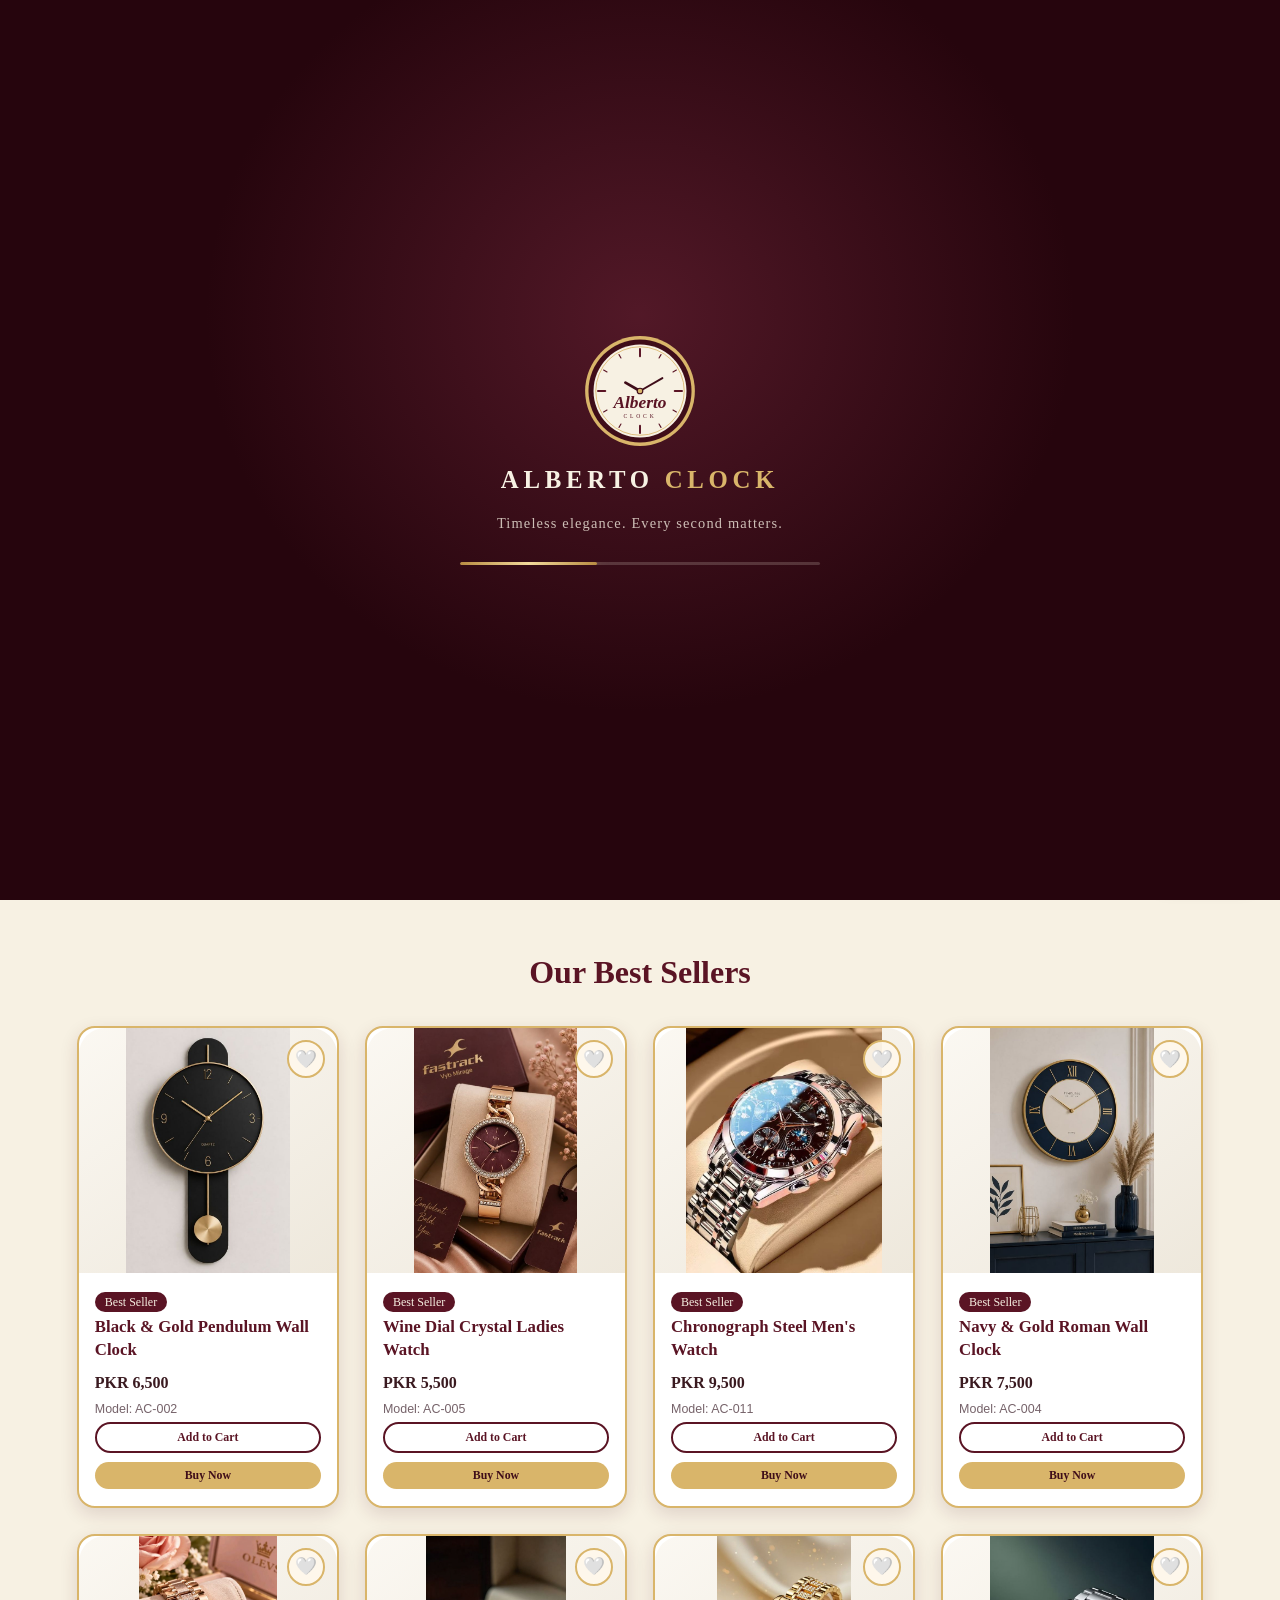
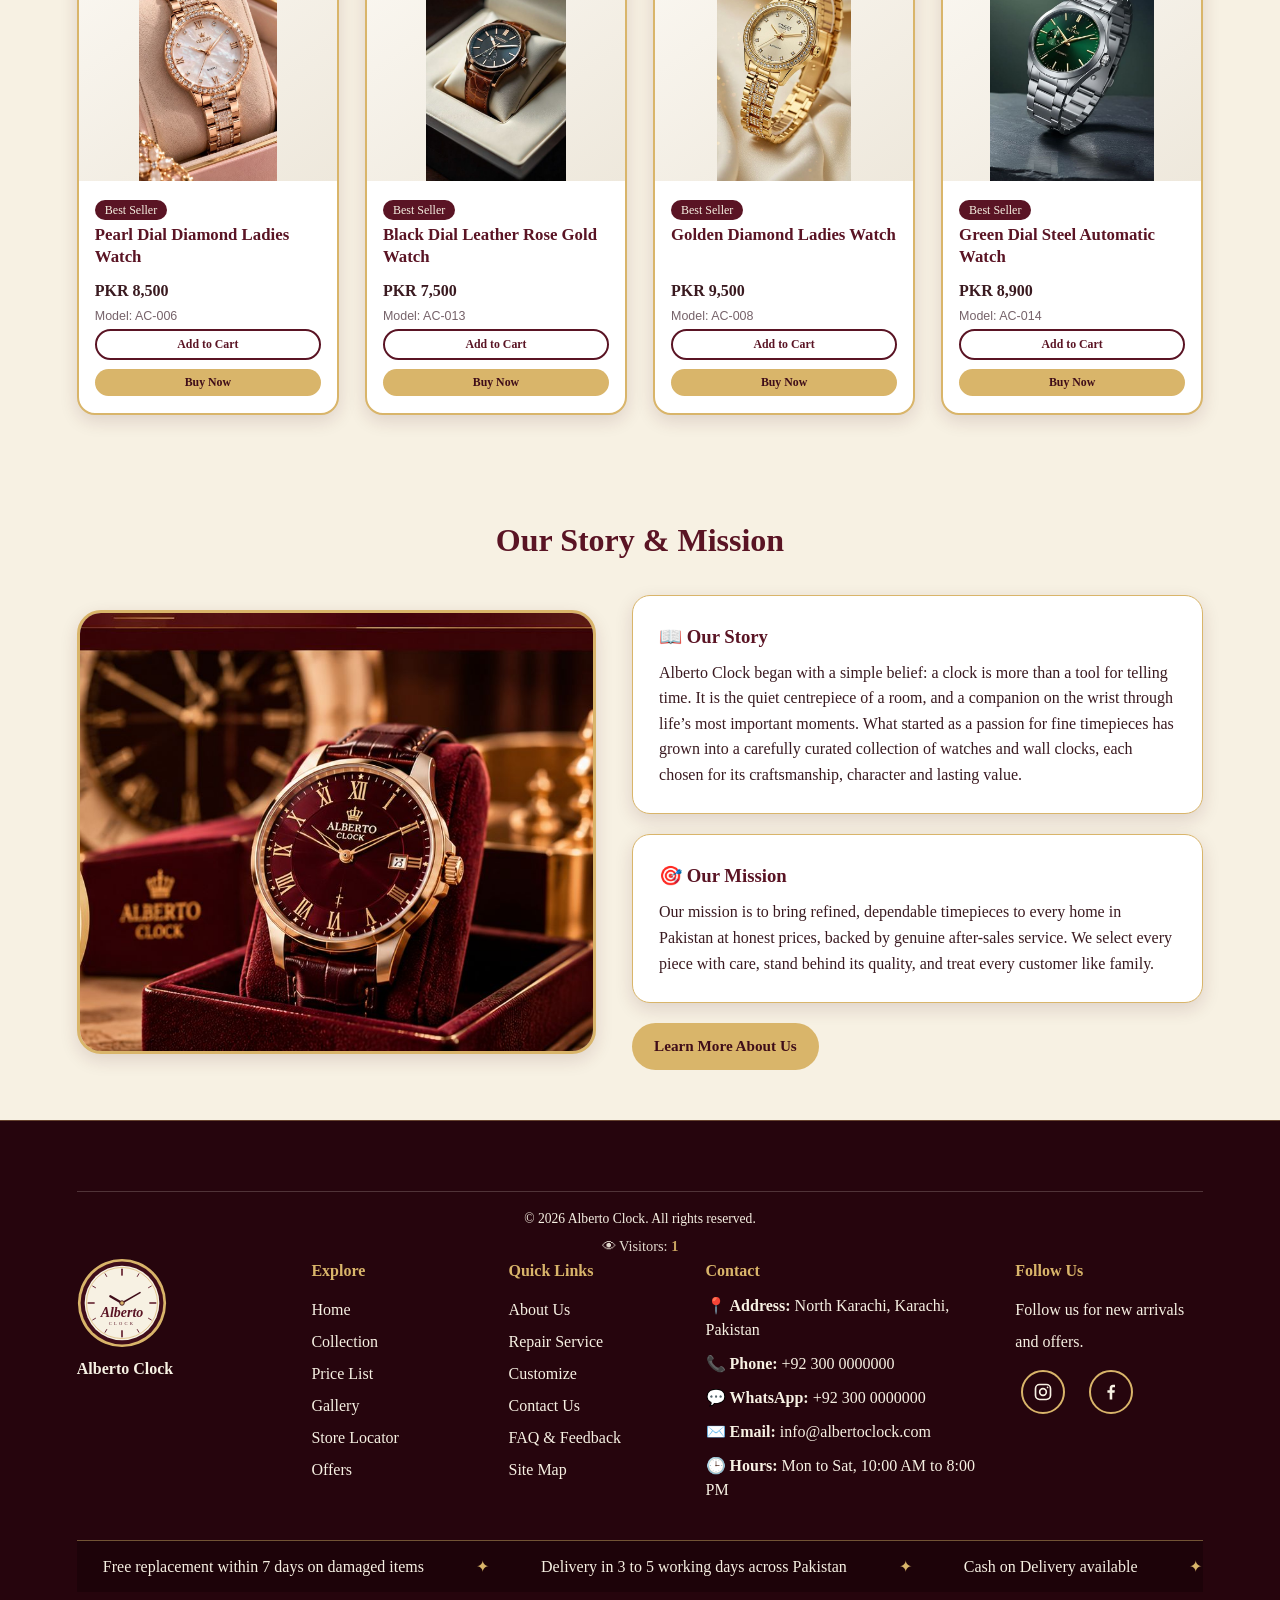
<file: index.html>
<!DOCTYPE html>
<html lang="en">
<head>
  <meta charset="UTF-8">
  <meta name="viewport" content="width=device-width, initial-scale=1.0, viewport-fit=cover">
  <title>Alberto Clock | Premium Watches &amp; Wall Clocks</title>

  <!-- ================= 1. CSS (design) ================= -->
<link rel="stylesheet" href="style.css">

  <!-- jQuery 3.6.0 (MIT license) - isi file ke andar, internet ki zaroorat nahi -->
<script src="jquery.min.js"></script>
</head>
<body>
<!-- One-time 5-second branded website preloader -->
<div id="splash" aria-label="Alberto Clock loading">
  <div class="splash-inner">
    <span class="logo-wrap" data-logo></span>
    <div class="splash-brand">ALBERTO <span>CLOCK</span></div>
    <p>Timeless elegance. Every second matters.</p>
    <div class="loading-line" role="progressbar" aria-label="Website loading"></div>
  </div>
</div>
</div>

<!-- Header -->
<header class="site-header">
  <div class="header-inner">
    <a href="index.html" class="brand" data-go="home"><span class="logo-wrap" data-logo></span><span>Alberto Clock</span></a>
    <button class="menu-toggle" id="menu-toggle" type="button" aria-label="Open navigation menu" aria-expanded="false"><span></span><span></span><span></span></button>
    <nav class="nav" id="main-nav">
      <a href="index.html" data-go="home" data-nav="home">Home</a>
      <a href="about.html" data-go="about" data-nav="about">About Us</a>
      <a href="collection.html" data-go="collection" data-nav="collection">Collection</a>
      <a href="price-list.html" data-go="price-list" data-nav="price-list">Price List</a>
      <a href="technology.html" data-go="technology" data-nav="technology">Technology</a>
      <a href="gallery.html" data-go="gallery" data-nav="gallery">Gallery</a>
      <a href="stores.html" data-go="stores" data-nav="stores">Store Locator</a>
      <a href="offers.html" data-go="offers" data-nav="offers">Offers</a>
      <a href="repair.html" data-go="repair" data-nav="repair">Repair</a>
      <a href="customize.html" data-go="customize" data-nav="customize">Customize</a>
      <a href="support.html" data-go="support" data-nav="support">Support</a>
      <a href="contact.html" data-go="contact" data-nav="contact">Contact</a>
    </nav>
    <div class="header-actions">
      <a href="wishlist.html" class="hdr-icon" data-go="wishlist" data-nav="wishlist" aria-label="Wishlist" title="Wishlist"><svg viewBox="0 0 24 24" aria-hidden="true"><path d="M12 20.5s-7.5-4.6-9.3-9.1C1.5 8.4 3.3 5 6.8 5c2 0 3.4 1.1 4.2 2.4C11.8 6.1 13.2 5 15.2 5c3.5 0 5.3 3.4 4.1 6.4-1.8 4.5-7.3 9.1-7.3 9.1z"/></svg><span class="cart-count zero" id="wish-count">0</span></a>
      <a href="cart.html" class="hdr-icon" data-go="cart" data-nav="cart" aria-label="Cart" title="Cart"><svg viewBox="0 0 24 24" aria-hidden="true"><path d="M3 4h2.2l2.3 10.2a1.6 1.6 0 0 0 1.6 1.3h7.8a1.6 1.6 0 0 0 1.6-1.2L20 8H6.2"/><circle cx="9.5" cy="19.5" r="1.4"/><circle cx="17" cy="19.5" r="1.4"/></svg><span class="cart-count zero" id="cart-count">0</span></a>
    </div>
  </div>
</header>

</div>

<!-- Support shutter dropdown -->
<div class="support-shutter-backdrop" id="support-shutter-backdrop"></div>
<aside class="support-shutter" id="support-shutter" aria-hidden="true" aria-label="Customer support menu">
  <div class="support-shutter-head">
    <div><span>ALBERTO CLOCK CARE</span><h2>How can we help?</h2></div>
    <button type="button" class="support-shutter-close" id="support-shutter-close" aria-label="Close support menu">&times;</button>
  </div>
  <div class="support-shutter-tabs" role="tablist" aria-label="Support options">
    <button type="button" class="shutter-tab active" data-shutter-tab="contact">Contact Us</button>
    <button type="button" class="shutter-tab" data-shutter-tab="warranty">Warranty</button>
    <button type="button" class="shutter-tab" data-shutter-tab="faqs">FAQs</button>
    <button type="button" class="shutter-tab" data-shutter-tab="feedback">Feedback</button>
  </div>
  <div class="support-shutter-content">
    <div class="shutter-panel active" data-shutter-panel="contact">
      <div class="shutter-info-grid">
        <div class="shutter-info"><span>📞</span><div><small>PHONE / WHATSAPP</small><strong>+92 300 0000000</strong></div></div>
        <div class="shutter-info"><span>✉️</span><div><small>EMAIL</small><strong>info@albertoclock.com</strong></div></div>
        <div class="shutter-info"><span>📍</span><div><small>VISIT US</small><strong>North Karachi, Karachi, Pakistan</strong></div></div>
        <div class="shutter-info"><span>🕒</span><div><small>OPENING HOURS</small><strong>Mon–Sat · 10 AM–8 PM</strong></div></div>
      </div>
      <p class="shutter-desc">Need help with an order or product? Our team is ready to assist.</p>
      <button type="button" class="btn shutter-action" data-shutter-open="contact">Contact our team</button>
    </div>
    <div class="shutter-panel" data-shutter-panel="warranty" hidden>
      <h3>Warranty claim in 4 simple steps</h3>
      <ol class="shutter-steps"><li>Keep your purchase invoice and warranty card.</li><li>Note the product name, model, order number and purchase date.</li><li>Describe the issue and attach clear photos if available.</li><li>Contact us and wait for our team to verify your warranty coverage.</li></ol>
      <p class="shutter-desc">Warranty duration and coverage depend on the terms supplied with your product.</p>
      <button type="button" class="btn shutter-action" data-shutter-open="warranty">Start a warranty claim</button>
    </div>
    <div class="shutter-panel" data-shutter-panel="faqs" hidden>
      <h3>Frequently asked questions</h3>
      <div class="shutter-faq"><strong>How can I place an order?</strong><p>Choose a product, add it to your cart and follow the checkout instructions.</p></div>
      <div class="shutter-faq"><strong>How do I check warranty?</strong><p>Check the warranty card or purchase documents included with your product, then contact our support team.</p></div>
      <div class="shutter-faq"><strong>Can I request product repair?</strong><p>Yes. Use the Repair page or contact our team with your product and issue details.</p></div>
      <button type="button" class="btn btn-outline shutter-action" data-shutter-open="faqs">View all FAQs</button>
    </div>
    <div class="shutter-panel" data-shutter-panel="feedback" hidden>
      <h3>We value your feedback</h3><p class="shutter-desc">Share your experience, suggestions or ideas to help us improve.</p>
      <button type="button" class="btn shutter-action" data-shutter-open="feedback">Leave feedback</button>
    </div>
  </div>
</aside>

<main>

<!-- ============ HOME ============ -->
<section class="page" id="page-home">
  <div class="hero" id="hero">
    <!-- Background video: files neeche MEDIA wale script mein hain, JS inhe yahan lagata hai -->
   <video id="hero-video" autoplay muted loop playsinline>
  <source src="1000894777.mp4" type="video/mp4">
</video>
    <div class="hero-content">
      <h1>Alberto Clock</h1>
      <p>Precision in Every Second. Elegance in Every Moment.</p>
      <div class="hero-actions">
        <a href="collection.html" class="btn" data-go="collection">Explore Collection</a>
        <a href="about.html" class="btn" data-go="about">About Us</a>
        <a href="contact.html" class="btn" data-go="contact">Contact Us</a>
      </div>
    </div>
  </div>


  <section class="section">
    <h2 class="section-title">Our Best Sellers</h2>
    <div class="products-grid grid-4" id="best-grid"></div>
  </section>
  <section class="section" id="home-wish-sec" style="display:none">
    <h2 class="section-title">Your Saved Favourites</h2>
    <div class="products-grid grid-4" id="home-wish"></div>
  </section>
  <section class="section">
    <h2 class="section-title">Our Story &amp; Mission</h2>
    <div class="story-feature">
      <div class="story-photo reveal"><img data-img="story_watch" alt="Alberto Clock watch in gift box" loading="lazy"></div>
      <div class="story-texts">
        <div class="fancy-card reveal"><h3>📖 Our Story</h3><p>Alberto Clock began with a simple belief: a clock is more than a tool for telling time. It is the quiet centrepiece of a room, and a companion on the wrist through life&rsquo;s most important moments. What started as a passion for fine timepieces has grown into a carefully curated collection of watches and wall clocks, each chosen for its craftsmanship, character and lasting value.</p></div>
        <div class="fancy-card reveal"><h3>🎯 Our Mission</h3><p>Our mission is to bring refined, dependable timepieces to every home in Pakistan at honest prices, backed by genuine after-sales service. We select every piece with care, stand behind its quality, and treat every customer like family.</p></div>
        <a href="about.html" class="btn reveal" data-go="about">Learn More About Us</a>
      </div>
    </div>
  </section>
</section>

<!-- ============ COLLECTION ============ -->
<section class="page" id="page-collection">
  <div class="page-banner"><h1>Collection</h1><p class="slogan">Discover timeless design. Choose your signature moment.</p></div>
  <section class="section">
    <div class="toolbar">
      <div class="filter-tabs" id="filter-tabs">
        <button class="active" data-filter="all">All</button>
        <button data-filter="women">Women's Watches</button>
        <button data-filter="men">Men's Watches</button>
        <button data-filter="wall">Wall Clocks</button>
      </div>
      <select class="sort-select" id="sort-select">
        <option value="default">Sort: Default</option>
        <option value="high-low">Price: High to Low</option>
        <option value="low-high">Price: Low to High</option>
      </select>
    </div>
    <div class="products-grid" id="collection-grid"></div>
  </section>
</section>

<!-- ============ PRICE LIST ============ -->
<section class="page" id="page-price-list">
  <div class="page-banner"><h1>Price List</h1><p class="slogan">All Alberto Clock products, models and prices in one place.</p></div>
  <section class="section">
    <div class="price-list-intro"><strong>Alberto Clock — Official Product Price List</strong><span>Prices in Pakistani Rupees (PKR)</span></div>
    <div class="price-list-tools">
      <input id="price-search" type="search" placeholder="Search product, model or category..." aria-label="Search price list">
      <select id="price-category" aria-label="Filter price list"><option value="all">All Products</option><option value="women">Women's Watches</option><option value="men">Men's Watches</option><option value="wall">Wall Clocks</option></select>
    </div>
    <div class="price-table-wrap"><table class="price-table"><thead><tr><th>Model</th><th>Product Name</th><th>Category</th><th>Price (PKR)</th></tr></thead><tbody id="price-list-body"></tbody></table></div>
    <p class="price-list-note">Please contact Alberto Clock to confirm stock and the latest price before placing an order.</p>
  </section>
</section>

<!-- ============ TECHNOLOGY ============ -->
<section class="page" id="page-technology">
  <div class="page-banner"><h1>Our Technology</h1><p class="slogan">Engineering behind every second.</p><p class="sub">The five technologies that keep our timepieces accurate and lasting</p></div>
  <section class="section">
    <h2 class="section-title">What Powers Our Timepieces</h2>
    <div class="tech-grid">
      <article class="service-card tech-card reveal"><div class="s-img"><img data-img="tech_auto" alt="Automatic movement illustration" loading="lazy"></div><div class="s-body"><h3>Automatic Movement</h3><p>A self-winding mechanism charged by the natural motion of your wrist, so your watch stays ready without a battery.</p></div></article>
      <article class="service-card tech-card reveal"><div class="s-img"><img data-img="tech_quartz" alt="Quartz precision illustration" loading="lazy"></div><div class="s-body"><h3>Quartz Precision</h3><p>A quartz crystal vibrates at a steady frequency, delivering reliable accuracy for everyday wear.</p></div></article>
      <article class="service-card tech-card reveal"><div class="s-img"><img data-img="tech_sapphire" alt="Sapphire crystal illustration" loading="lazy"></div><div class="s-body"><h3>Sapphire Crystal Glass</h3><p>Scratch-resistant sapphire glass protects the dial so it stays clear through years of daily use.</p></div></article>
      <article class="service-card tech-card reveal"><div class="s-img"><img data-img="tech_water" alt="Water resistance illustration" loading="lazy"></div><div class="s-body"><h3>Water Resistance</h3><p>Sealed cases with precision gaskets help protect the movement from splashes and everyday moisture.</p></div></article>
      <article class="service-card tech-card reveal"><div class="s-img"><img data-img="tech_lumi" alt="Luminous dial illustration" loading="lazy"></div><div class="s-body"><h3>Luminous Dial</h3><p>Super-LumiNova markers and hands glow softly in low light, keeping the time easy to read at night.</p></div></article>
    </div>
    <div class="hero-actions"><a href="collection.html" class="btn" data-go="collection">Explore Collection</a></div>
  </section>
</section>

<!-- ============ CART & CHECKOUT ============ -->
<section class="page" id="page-cart">
  <div class="page-banner"><h1>Your Cart</h1><p class="slogan">Every great choice begins with a moment worth keeping.</p></div>
  <section class="section">
    <div class="cart-layout">
      <div class="cart-box">
        <h2 class="section-title" style="margin-bottom:14px">Cart Items</h2>
        <div id="cart-items"></div>
        <div class="coupon-row">
          <input type="text" id="coupon-input" placeholder="Enter offer code (e.g. HALF50)">
          <button class="btn btn-small" id="apply-coupon">Apply</button>
        </div>
        <p id="coupon-msg"></p>
        <div class="total-row"><span>Total</span><span id="cart-total">PKR 0</span></div>
      </div>
      <div class="form-box">
        <h2 class="section-title" style="margin-bottom:14px">Delivery Details</h2>
        <form id="checkout-form" novalidate>
          <div class="form-group">
            <label for="c-name">Full Name</label>
            <input id="c-name" type="text" placeholder="Enter your full name">
            <span class="error" id="e-name">Please enter your name</span>
            </div>
          <div class="form-group">
            <label for="c-phone">Mobile Number</label>
            <input id="c-phone" type="tel" maxlength="11" placeholder="e.g. 03001234567">
            <span class="error" id="e-phone">Please enter a valid mobile number (e.g. 03001234567)</span>
            </div>
          <div class="form-group">
            <label for="c-address">Address</label>
            <textarea id="c-address" rows="3" placeholder="House / street, area, city">
            </textarea>
            <span class="error" id="e-address">Please enter your complete address</span>
            </div>
          <div class="form-group">
            <label for="c-pin">Postal Code</label>
            <input id="c-pin" type="text" maxlength="5" placeholder="5-digit postal code">
            <span class="error" id="e-pin">Please enter a valid 5-digit postal code</span>
            </div>
          <button type="submit" class="btn btn-block">Confirm Order</button>
        </form>
      </div>
    </div>
  </section>
</section>

<!-- ============ CONTACT ============ -->
<section class="page" id="page-contact">
  <div class="page-banner"><h1>Contact Us</h1><p class="slogan">Exceptional timepieces deserve exceptional service.</p></div>
  <section class="section">
    <div class="two-col contact-grid">
      <div class="info-box contact-card"><h2>Get in Touch</h2><p class="c-line"><span class="c-ico">📍</span><span><strong>Shop</strong><br>North Karachi, Karachi, Pakistan</span></p><p class="c-line"><span class="c-ico">📞</span><span><strong>Phone / WhatsApp</strong><br>+92 300 0000000</span></p><p class="c-line"><span class="c-ico">✉️</span><span><strong>Email</strong><br>info@albertoclock.com</span></p><p class="c-line"><span class="c-ico">🕒</span><span><strong>Opening hours</strong><br>Monday to Saturday, 10:00 AM to 8:00 PM</span></p></div>
      <div class="contact-cta reveal"><div class="cta-ico">✉️</div><h2>Want to contact us?</h2><p>Click the button below and our contact form will open on your screen.</p><button class="btn" id="open-contact-form" type="button">✉️ Contact Us</button></div>
    </div>
  </section>
</section>

<!-- ============ REPAIR ============ -->
<section class="page" id="page-repair">
  <div class="page-banner"><h1>Repair Service</h1><p class="slogan">Precision restored. Every second matters.</p><p class="sub">Expert care for your watches and wall clocks</p></div>
  <section class="section">
    <h2 class="section-title">Services We Offer</h2>
    <div class="service-grid"><div class="service-card reveal"><div class="s-img"><img data-img="repair_battery" alt="Battery Replacement" loading="lazy"></div><div class="s-body"><h3>Battery Replacement</h3><p>Fresh batteries fitted carefully so your watch keeps accurate time.</p></div></div><div class="service-card reveal"><div class="s-img"><img data-img="repair_strap" alt="Strap Replacement" loading="lazy"></div><div class="s-body"><h3>Strap Replacement</h3><p>Leather, steel and fabric straps replaced and sized to fit your wrist.</p></div></div><div class="service-card reveal"><div class="s-img"><img data-img="repair_glass" alt="Glass Replacement" loading="lazy"></div><div class="s-body"><h3>Glass Replacement</h3><p>Scratched or cracked watch glass replaced to restore a clear dial.</p></div></div><div class="service-card reveal"><div class="s-img"><img data-img="repair_movement" alt="Movement Repair" loading="lazy"></div><div class="s-body"><h3>Movement Repair</h3><p>Faulty or stopped movements diagnosed and repaired by our team.</p></div></div><div class="service-card reveal"><div class="s-img"><img data-img="repair_servicing" alt="Complete Servicing" loading="lazy"></div><div class="s-body"><h3>Complete Servicing</h3><p>Cleaning, checking and adjusting your watch from case to movement.</p></div></div><div class="service-card reveal"><div class="s-img"><img data-img="repair_wall" alt="Wall Clock Repair" loading="lazy"></div><div class="s-body"><h3>Wall Clock Repair</h3><p>Pendulum, mechanism and quartz repairs for your wall clocks.</p></div></div></div>
  </section>
  <section class="section">
    <h2 class="section-title">Request a Repair</h2>
    <div class="two-col">
      <div class="info-box">
        <h2 style="margin-bottom:14px">Watch &amp; Clock Repair Service</h2>
        <p>Battery replacement, strap replacement, glass replacement, movement repair and complete servicing for watches and wall clocks.</p>
        <p>Submit your repair request and our team will contact you to confirm the details.</p>
        <p>WhatsApp: +92 300 0000000</p>
      </div>
      <div class="form-box">
        <form id="repair-form" novalidate>
          <div class="form-group">
            <label for="r-name">Full Name</label>
            <input id="r-name" type="text" placeholder="Enter your full name">
            <span class="error" id="r-e-name">Please enter your name</span>
            </div>
          <div class="form-group">
            <label for="r-service">Service Needed</label>
            <select id="r-service">
              <option value="">Select a service</option>
              <option>Battery Replacement</option><option>Strap Replacement</option><option>Glass Replacement</option>
              <option>Movement Repair</option><option>Complete Servicing</option><option>Wall Clock Repair</option>
            </select>
            <span class="error" id="r-e-service">Please select a service</span>
            </div>
          <div class="form-group">
            <label for="r-address">Address</label>
            <textarea id="r-address" rows="3" placeholder="Your complete address">
            </textarea>
            <span class="error" id="r-e-address">Please enter your complete address</span>
            </div>
          <div class="form-group">
            <label for="r-phone">Mobile Number</label>
            <input id="r-phone" type="tel" maxlength="11" placeholder="e.g. 03001234567">
            <span class="error" id="r-e-phone">Please enter a valid mobile number (e.g. 03001234567)</span>
            </div>
          <button type="submit" class="btn btn-block">Submit Repair Request</button>
        </form>
      </div>
    </div>
  </section>
</section>

<!-- ============ CUSTOMIZE ============ -->
<section class="page" id="page-customize">
  <div class="page-banner"><h1>Customize</h1><p class="slogan">Your style. Your story. Made just for you.</p><p class="sub">Design your own watch or wall clock with Alberto Clock</p></div>

  <section class="section">
    <h2 class="section-title">What Would You Like to Customize?</h2>
    <div class="cz-grid">
      <article class="cz-card reveal">
        <div class="cz-photo"><img data-img="men4" alt="Customize watch" loading="lazy"><span class="cz-tag">Watch</span></div>
        <div class="cz-body">
          <h3>⌚ Customize Watch</h3>
          <p>Create a watch that is truly yours. Pick the dial, strap and case, add a personal engraving, and we will build it to your design.</p>
          <ul class="cz-list"><li>Dial colour</li><li>Strap type &amp; colour</li><li>Case material</li><li>Case size</li><li>Back engraving</li></ul>
          <button type="button" class="btn" data-cz-open="watch">Customize Watch</button>
        </div>
      </article>
      <article class="cz-card reveal">
        <div class="cz-photo"><img data-img="wall3" alt="Customize wall clock" loading="lazy"><span class="cz-tag">Wall Clock</span></div>
        <div class="cz-body">
          <h3>🕰️ Customize Wall Clock</h3>
          <p>Handcrafted in solid wood, polished steel, or a mix of both. Choose the size, shape and finish that suits your room perfectly.</p>
          <ul class="cz-list"><li>Wood or steel</li><li>Wood type &amp; finish</li><li>Size &amp; shape</li><li>Dial style</li><li>Name engraving</li></ul>
          <button type="button" class="btn" data-cz-open="wall">Customize Wall Clock</button>
        </div>
      </article>
    </div>
  </section>

  <section class="section" style="background:var(--light-grey)">
    <h2 class="section-title">What You Can Customize</h2>
    <div class="cz-features">
      <div class="cz-feat reveal"><span>🎨</span><h4>Dial</h4><p>Colour, style and your own text.</p></div>
      <div class="cz-feat reveal"><span>🔗</span><h4>Straps</h4><p>Leather, steel, rubber or fabric.</p></div>
      <div class="cz-feat reveal"><span>🛡️</span><h4>Case</h4><p>Steel, gold or rose gold plated.</p></div>
      <div class="cz-feat reveal"><span>🪵</span><h4>Wood</h4><p>Walnut, oak, teak and more.</p></div>
      <div class="cz-feat reveal"><span>🔩</span><h4>Steel</h4><p>Brushed, chrome, black or gold.</p></div>
      <div class="cz-feat reveal"><span>✍️</span><h4>Engraving</h4><p>Names, dates and short messages.</p></div>
    </div>
  </section>

  <section class="section">
    <h2 class="section-title">How It Works</h2>
    <div class="cz-steps">
      <div class="cz-step reveal"><h4>Choose</h4><p>Select watch or wall clock.</p></div>
      <div class="cz-step reveal"><h4>Design</h4><p>Fill the form with your choices.</p></div>
      <div class="cz-step reveal"><h4>Confirm</h4><p>Our team calls you with price and time.</p></div>
      <div class="cz-step reveal"><h4>Receive</h4><p>Delivered to your door across Pakistan.</p></div>
    </div>
  </section>

  <section class="section" style="padding-top:10px">
    <div class="cz-cta reveal">
      <h2>Ready to design yours?</h2>
      <p>Tell us what you imagine and our craftsmen will bring it to life.</p>
      <div class="hero-actions"><button type="button" class="btn" data-cz-open="watch">Customize Watch</button><button type="button" class="btn btn-outline" data-cz-open="wall">Customize Wall Clock</button></div>
    </div>
  </section>
</section>

<!-- ============ ABOUT ============ -->
<section class="page" id="page-about">
  <div class="page-banner"><h1>About Us</h1><p class="slogan">Crafted with passion. Chosen to last a lifetime.</p><p class="sub">The story behind Alberto Clock</p></div>
  <section class="section">
    <div class="about-split">
      <div class="about-photos reveal"><img data-img="men1" alt="Chronograph men's watch" loading="lazy"><img data-img="women4" alt="Golden ladies watch" loading="lazy"></div>
      <div class="about-text reveal"><h2>Our Story</h2><p>Every great timepiece begins with a story. Ours began with a deep respect for the craft of watchmaking and a simple observation: the watches and clocks people treasure most are never the ones that merely show the time. They are the ones with character &ndash; a rose gold dial given on an anniversary, a pendulum clock ticking quietly in a family living room, a leather-strap watch handed from father to son.</p><p>Alberto Clock was created to bring that feeling to every home. Today we offer a curated collection of ladies&rsquo; watches, men&rsquo;s watches and designer wall clocks. Every piece is inspected before it reaches you, and we repair and service the timepieces you already love, because a good watch should last for generations.</p></div>
    </div>
  </section>
  <section class="section about-band">
    <h2 class="section-title">What We Stand For</h2>
    <div class="card-row">
      <div class="fancy-card reveal"><h3>Our Mission</h3><p>To provide genuine quality, honest prices and dependable after-sales service, so that every customer can own a timepiece they are proud of.</p></div>
      <div class="fancy-card reveal"><h3>Our Values</h3><p>Integrity, quality, respect for our customers, and respect for time itself. These principles guide every piece we select and every order we deliver.</p></div>
      <div class="fancy-card reveal"><h3>Our Service</h3><p>From battery and strap replacement to full movement servicing, our repair team looks after your timepieces. <a href="repair.html" data-go="repair"><strong>See our repair services</strong></a>.</p></div>
    </div>
  </section>
  <section class="section">
    <h2 class="section-title">Why Choose Alberto Clock</h2>
    <div class="card-row four">
      <div class="fancy-card why reveal"><h3>Inspected Quality</h3><p>Every piece is checked before dispatch.</p></div>
      <div class="fancy-card why reveal"><h3>Nationwide Delivery</h3><p>3 to 5 working days across Pakistan.</p></div>
      <div class="fancy-card why reveal"><h3>7-Day Replacement</h3><p>Free replacement for damaged or incorrect items.</p></div>
      <div class="fancy-card why reveal"><h3>Repair Support</h3><p>Batteries, straps, glass and full servicing.</p></div>
    </div>
    <div class="hero-actions"><a href="collection.html" class="btn" data-go="collection">Explore Collection</a><a href="contact.html" class="btn btn-outline" data-go="contact">Contact Us</a></div>
  </section>
</section>

<!-- ============ SUPPORT ============ -->
<section class="page" id="page-support">
  <div class="page-banner"><h1>Customer Support</h1><p class="slogan">We're here to help with your Alberto Clock experience.</p></div>
  <section class="section">
    <div class="support-tabs" role="tablist" aria-label="Support topics">
      <button class="support-tab active" type="button" data-support-tab="contact" role="tab" aria-selected="true">Contact Us</button>
      <button class="support-tab" type="button" data-support-tab="warranty" role="tab" aria-selected="false">Warranty</button>
      <button class="support-tab" type="button" data-support-tab="faqs" role="tab" aria-selected="false">FAQs</button>
      <button class="support-tab" type="button" data-support-tab="feedback" role="tab" aria-selected="false">Feedback</button>
    </div>
    <div class="support-panel active" data-support-panel="contact" role="tabpanel">
      <div class="support-heading"><span>ALBERTO CLOCK CARE</span><h2>Contact Our Team</h2><p>Questions about an order, product or service? Get in touch with us.</p></div>
      <div class="two-col contact-grid support-contact-grid">
        <div class="info-box contact-card">
          <h2>Get in Touch</h2>
          <p class="c-line"><span class="c-ico">📍</span><span><strong>Shop</strong><br>North Karachi, Karachi, Pakistan</span></p>
          <p class="c-line"><span class="c-ico">📞</span><span><strong>Phone / WhatsApp</strong><br>+92 300 0000000</span></p>
          <p class="c-line"><span class="c-ico">✉️</span><span><strong>Email</strong><br>info@albertoclock.com</span></p>
          <p class="c-line"><span class="c-ico">🕒</span><span><strong>Opening hours</strong><br>Monday to Saturday, 10:00 AM to 8:00 PM</span></p>
        </div>
        <div class="contact-cta"><div class="cta-ico">✉️</div><h2>Send Us a Message</h2><p>Open our contact form and share your question. Our team can follow up with you.</p><button class="btn" id="support-open-contact" type="button">Contact Us</button></div>
      </div>
    </div>
    <div class="support-panel" data-support-panel="warranty" role="tabpanel" hidden>
      <div class="support-heading"><span>AFTER-SALES SERVICE</span><h2>Warranty &amp; Claims</h2><p>Keep your proof of purchase safe. Warranty coverage and duration depend on the product and the terms supplied with your order.</p></div>
      <div class="warranty-layout">
        <div class="warranty-card"><div class="warranty-number">01</div><h3>Find your documents</h3><p>Keep your order number or purchase invoice and the warranty card or warranty details supplied with your product.</p></div>
        <div class="warranty-card"><div class="warranty-number">02</div><h3>Describe the issue</h3><p>Note the product name, model, purchase date and the problem. Photos or a short video can help explain the issue.</p></div>
        <div class="warranty-card"><div class="warranty-number">03</div><h3>Contact our team</h3><p>Send your details through the contact form or use the contact information on this page. Mention that it is a warranty claim.</p></div>
        <div class="warranty-card"><div class="warranty-number">04</div><h3>Wait for verification</h3><p>Our team will review the purchase and product warranty terms, then guide you on the next steps if the claim is eligible.</p></div>
      </div>
      <div class="warranty-notice"><strong>Helpful note:</strong> Please do not attempt to open or repair the watch or clock yourself before contacting support. This guide does not replace the specific warranty terms provided with your purchase.</div>
      <button class="btn" type="button" id="support-warranty-claim">Start a Warranty Claim</button>
    </div>
    <div class="support-panel" data-support-panel="faqs" role="tabpanel" hidden>
      <div class="support-heading"><span>QUICK ANSWERS</span><h2>Frequently Asked Questions</h2><p>Find answers to common questions about shopping, delivery and after-sales care.</p></div>
    <details>
      <summary>Are your watches and clocks of guaranteed quality?</summary>
      <p>Yes. Every piece is carefully inspected before it is dispatched to you.</p>
      </details>
    <details>
      <summary>How long does delivery take?</summary>
      <p>Orders are usually delivered within 3 to 5 working days anywhere in Pakistan.</p>
      </details>
    <details>
      <summary>Do the watches come with a warranty?</summary>
      <p>Yes. Warranty terms depend on the product, and the details are shared with your order.</p>
      </details>
    <details>
      <summary>How can I get my watch or clock repaired?</summary>
      <p>Visit our Repair Service page and submit the form. Our team will contact you to arrange the repair.</p>
      </details>
    <details>
      <summary>What payment methods do you accept?</summary>
      <p>We currently accept Cash on Delivery. You pay when your order arrives at your door.</p>
      </details>
    <details>
      <summary>Can I return or exchange an item?</summary>
      <p>If you receive a damaged or incorrect item, we will replace it free of charge when you contact us within 7 days of delivery.</p>
      </details>
    <details>
      <summary>How do I use an offer code?</summary>
      <p>Claim an offer on the Offers page, then enter its code in your cart and select Apply.</p>
      </details>

    </div>
<div class="support-panel" data-support-panel="feedback" role="tabpanel" hidden>
      <div class="support-heading"><span>YOUR VOICE MATTERS</span><h2>Share Your Feedback</h2><p>Tell us about your experience with Alberto Clock.</p></div>
      <div class="form-box" style="margin-bottom:26px">
        <form id="feedback-form" novalidate>
          <div class="form-group"><label for="fb-name">Full Name</label><input id="fb-name" type="text" placeholder="Enter your full name"><span class="error" id="fb-e-name">Please enter your name</span></div>
          <div class="form-group"><label for="fb-rating">Rating</label><select id="fb-rating"><option value="5">5 - Excellent</option><option value="4">4 - Very Good</option><option value="3">3 - Good</option><option value="2">2 - Fair</option><option value="1">1 - Poor</option></select></div>
          <div class="form-group"><label for="fb-msg">Feedback</label><textarea id="fb-msg" rows="3" placeholder="Tell us about your experience"></textarea><span class="error" id="fb-e-msg">Please enter feedback of at least 5 characters</span></div>
          <button type="submit" class="btn btn-block">Submit Feedback</button>
        </form>
      </div>
      <h2 class="section-title">Customer Reviews</h2><div id="reviews"></div>
    </div>
  </section>
</section>

<!-- ============ OFFERS ============ -->
<section class="page" id="page-offers">
  <div class="page-banner"><h1>Special Offers</h1><p class="slogan">A little more luxury in every moment.</p><p class="sub">Claim an offer, then apply its code in your cart</p></div>
  <section class="section">
    <div class="offers-grid">
      <div class="offer-card">
        <div class="big">Buy 1 Get 1</div>
        <p>Buy one, get one free. For every two units of an item in your cart, you pay for only one.</p>
        <span class="code-chip">BOGO</span>
        <br>
        <button class="btn btn-small claim-btn" data-code="BOGO">Claim Offer</button>
        </div>
      <div class="offer-card">
        <div class="big">50% OFF</div>
        <p>Enjoy 50% off your entire order.</p>
        <span class="code-chip">HALF50</span>
        <br>
        <button class="btn btn-small claim-btn" data-code="HALF50">Claim Offer</button>
        </div>
      <div class="offer-card">
        <div class="big">30% OFF</div>
        <p>Enjoy 30% off your entire order.</p>
        <span class="code-chip">OFF30</span>
        <br>
        <button class="btn btn-small claim-btn" data-code="OFF30">Claim Offer</button>
        </div>
      <div class="offer-card">
        <div class="big">10% OFF</div>
        <p>Take 10% off your entire order.</p>
        <span class="code-chip">OFF10</span>
        <br>
        <button class="btn btn-small claim-btn" data-code="OFF10">Claim Offer</button>
        </div>
      <div class="offer-card">
        <div class="big">20% OFF</div>
        <p>Take 20% off your entire order.</p>
        <span class="code-chip">OFF20</span>
        <br>
        <button class="btn btn-small claim-btn" data-code="OFF20">Claim Offer</button>
        </div>
      <div class="offer-card">
        <div class="big">40% OFF</div>
        <p>Take 40% off your entire order.</p>
        <span class="code-chip">OFF40</span>
        <br>
        <button class="btn btn-small claim-btn" data-code="OFF40">Claim Offer</button>
        </div>
    </div>
    <p id="claim-msg" style="text-align:center;margin-top:24px;font-weight:bold;color:var(--burgundy)"></p>
  </section>
</section>

<!-- ============ GALLERY ============ -->
<section class="page" id="page-gallery">
  <div class="page-banner"><h1>Gallery</h1><p class="slogan">Explore the details behind every timeless design.</p><p class="sub">Select any piece to view it in full size</p></div>
  <section class="section"><div class="gallery-grid grid-4" id="gallery-grid"></div></section>
</section>

<!-- ============ WISHLIST ============ -->
<section class="page" id="page-wishlist">
  <div class="page-banner"><h1>My Wishlist</h1><p class="slogan">The pieces you love, all in one place.</p><p class="sub">Your saved watches and clocks</p></div>
  <section class="section"><div class="products-grid grid-4" id="wishlist-grid"></div></section>
</section>

<!-- ============ STORE LOCATOR ============ -->
<section class="page" id="page-stores">
  <div class="page-banner"><h1>Store Locator</h1><p class="slogan">Step inside and discover the art of time.</p><p class="sub">Visit an Alberto Clock branch near you</p></div>
  <section class="section">
    <div class="branch-grid" id="branch-grid"></div>
    <div class="map-box">
      <!-- REPLACE the src below with your own Google Maps embed link (Google Maps > Share > Embed a map) -->
      <iframe title="Alberto Clock store locations" src="https://maps.google.com/maps?q=North+Karachi,+Karachi,+Pakistan&z=13&output=embed" loading="lazy" referrerpolicy="no-referrer-when-downgrade" allowfullscreen></iframe>
    </div>
  </section>
</section>

<!-- ============ ORDER CONFIRMATION ============ -->
<section class="page" id="page-confirmation">
  <div class="page-banner"><h1>Order Confirmation</h1><p class="slogan">Your trust means the world to us.</p></div>
  <section class="section">
    <div class="thanks-box">
      <h2>Thank you for your order! 🎉</h2>
      <p>Our team will contact you shortly to arrange delivery.</p>
      <div id="order-summary"></div>
      <div class="thanks-actions">
        <button class="btn" id="receipt-btn" type="button">Download Receipt</button>
        <a href="collection.html" class="btn btn-outline" data-go="collection">Continue Shopping</a>
      </div>
    </div>
  </section>
</section>

<!-- ============ SITE MAP ============ -->
<section class="page" id="page-sitemap">
  <div class="page-banner"><h1>Site Map</h1><p class="slogan">Explore Alberto Clock, one moment at a time.</p></div>
  <section class="section">
    <div class="sitemap">
      <div class="sitemap-card">
        <h3>Main</h3>
        <a href="index.html" data-go="home">Home</a>
        <a href="about.html" data-go="about">About Us</a>
        <a href="contact.html" data-go="contact">Contact Us</a>
        </div>
      <div class="sitemap-card">
        <h3>Shop</h3>
        <a href="collection.html" data-go="collection">Collection</a>
        <a href="gallery.html" data-go="gallery">Gallery</a>
        <a href="stores.html" data-go="stores">Store Locator</a>
        <a href="offers.html" data-go="offers">Offers</a>
        <a href="cart.html" data-go="cart">Cart &amp; Checkout</a>
        </div>
      <div class="sitemap-card">
        <h3>Service</h3>
        <a href="repair.html" data-go="repair">Repair Service</a>
        <a href="customize.html" data-go="customize">Customize</a>
        <a href="support.html" data-go="support">FAQ &amp; Feedback</a>
        </div>
      <div class="sitemap-card"><h3>Other</h3><a href="sitemap.html" data-go="sitemap">Site Map</a></div>
    </div>
  </section>
</section>

<div class="cform-overlay" id="contact-modal"><div class="cform-box"><button class="cform-close" id="close-contact-form" type="button" aria-label="Close">&times;</button><h2>✉️ Send Us a Message</h2><form id="contact-form" novalidate>
          <div class="form-group">
            <label for="ct-name">Full Name</label>
            <input id="ct-name" type="text" placeholder="Enter your full name">
            <span class="error" id="ct-e-name">Please enter your name</span>
            </div>
          <div class="form-group">
            <label for="ct-email">Email Address</label>
            <input id="ct-email" type="email" placeholder="you@example.com">
            <span class="error" id="ct-e-email">Please enter a valid email address</span>
            </div>
          <div class="form-group">
            <label for="ct-phone">Mobile Number</label>
            <input id="ct-phone" type="tel" maxlength="11" placeholder="e.g. 03001234567">
            <span class="error" id="ct-e-phone">Please enter a valid mobile number (e.g. 03001234567)</span>
            </div>
          <div class="form-group">
            <label for="ct-msg">Message</label>
            <textarea id="ct-msg" rows="4" placeholder="How can we help you?">
            </textarea>
            <span class="error" id="ct-e-msg">Please enter a message of at least 5 characters</span>
            </div>
          <button type="submit" class="btn btn-block">Send Message</button>
        </form></div></div>
</main>

<!-- ============ CUSTOMIZE POPUPS ============ -->
<div class="cform-overlay cz-modal" id="cz-watch-modal" role="dialog" aria-modal="true" aria-labelledby="cz-w-title"><div class="cform-box">
  <button class="cform-close" type="button" data-cz-close aria-label="Close">&times;</button>
  <h2 id="cz-w-title">⌚ Customize Your Watch</h2>
  <p class="cz-sub">Design it your way. We will call you to confirm price and delivery time.</p>
  <div class="cz-preview" aria-hidden="true">
    <svg id="cz-w-prev" viewBox="0 0 200 200" xmlns="http://www.w3.org/2000/svg" style="--strap:#3b2a20;--case:#d9b56a;--dial:#1c1c1c;--hand:#f7f1e3">
      <rect x="76" y="2" width="48" height="62" rx="12" fill="var(--strap)"/>
      <rect x="76" y="136" width="48" height="62" rx="12" fill="var(--strap)"/>
      <g stroke="rgba(0,0,0,.25)" stroke-width="1.5"><line x1="84" y1="14" x2="116" y2="14"/><line x1="84" y1="26" x2="116" y2="26"/><line x1="84" y1="38" x2="116" y2="38"/><line x1="84" y1="162" x2="116" y2="162"/><line x1="84" y1="174" x2="116" y2="174"/><line x1="84" y1="186" x2="116" y2="186"/></g>
      <circle cx="100" cy="100" r="56" fill="var(--case)"/>
      <circle cx="100" cy="100" r="48" fill="var(--dial)" stroke="rgba(255,255,255,.25)" stroke-width="1.5"/>
      <g stroke="var(--hand)" stroke-width="2.5" stroke-linecap="round"><line x1="100" y1="58" x2="100" y2="66"/><line x1="100" y1="134" x2="100" y2="142"/><line x1="58" y1="100" x2="66" y2="100"/><line x1="134" y1="100" x2="142" y2="100"/></g>
      <line x1="100" y1="100" x2="100" y2="73" stroke="var(--hand)" stroke-width="4" stroke-linecap="round"/>
      <line x1="100" y1="100" x2="124" y2="112" stroke="var(--hand)" stroke-width="3" stroke-linecap="round"/>
      <circle cx="100" cy="100" r="4" fill="var(--case)"/>
      <rect x="156" y="94" width="9" height="12" rx="3" fill="var(--case)"/>
    </svg>
  </div>
  <form id="cz-watch-form" novalidate>
    <div class="cz-sec">1. Watch Style</div>
    <div class="form-group"><span class="cz-lab">Watch for</span>
      <div class="cz-opts">
        <label class="cz-opt"><input type="radio" name="w-for" value="Men" checked><span>Men</span></label>
        <label class="cz-opt"><input type="radio" name="w-for" value="Women"><span>Women</span></label>
        <label class="cz-opt"><input type="radio" name="w-for" value="Unisex"><span>Unisex</span></label>
      </div></div>
    <div class="form-group"><span class="cz-lab">Dial colour</span>
      <div class="cz-sws" data-var="dial">
        <label class="cz-sw"><input type="radio" name="w-dial" value="Black" data-c="#1c1c1c" data-h="#f7f1e3" checked><i style="background:#1c1c1c"></i><em>Black</em></label>
        <label class="cz-sw"><input type="radio" name="w-dial" value="White" data-c="#f7f4ec" data-h="#3f0d19"><i style="background:#f7f4ec"></i><em>White</em></label>
        <label class="cz-sw"><input type="radio" name="w-dial" value="Burgundy" data-c="#5a1424" data-h="#f7f1e3"><i style="background:#5a1424"></i><em>Burgundy</em></label>
        <label class="cz-sw"><input type="radio" name="w-dial" value="Navy Blue" data-c="#1d2f5a" data-h="#f7f1e3"><i style="background:#1d2f5a"></i><em>Navy</em></label>
        <label class="cz-sw"><input type="radio" name="w-dial" value="Emerald Green" data-c="#1f4d3a" data-h="#f7f1e3"><i style="background:#1f4d3a"></i><em>Emerald</em></label>
        <label class="cz-sw"><input type="radio" name="w-dial" value="Champagne" data-c="#e8d5a8" data-h="#3f0d19"><i style="background:#e8d5a8"></i><em>Champagne</em></label>
      </div></div>
    <div class="form-group"><label for="w-dialtext">Text or name on dial <small>(optional)</small></label><input id="w-dialtext" type="text" maxlength="20" placeholder="e.g. your name or brand"></div>

    <div class="cz-sec">2. Case &amp; Strap</div>
    <div class="form-group"><span class="cz-lab">Case material</span>
      <div class="cz-opts" data-var="case">
        <label class="cz-opt"><input type="radio" name="w-case" value="Stainless Steel" data-c="#c4c8cc" checked><span>Stainless Steel</span></label>
        <label class="cz-opt"><input type="radio" name="w-case" value="Gold Plated" data-c="#d9b56a"><span>Gold Plated</span></label>
        <label class="cz-opt"><input type="radio" name="w-case" value="Rose Gold Plated" data-c="#c98b7c"><span>Rose Gold Plated</span></label>
        <label class="cz-opt"><input type="radio" name="w-case" value="Black Steel" data-c="#2b2b2e"><span>Black Steel</span></label>
      </div></div>
    <div class="form-group"><span class="cz-lab">Strap type</span>
      <div class="cz-opts">
        <label class="cz-opt"><input type="radio" name="w-strap" value="Leather" checked><span>Leather</span></label>
        <label class="cz-opt"><input type="radio" name="w-strap" value="Steel Chain"><span>Steel Chain</span></label>
        <label class="cz-opt"><input type="radio" name="w-strap" value="Rubber"><span>Rubber</span></label>
        <label class="cz-opt"><input type="radio" name="w-strap" value="Fabric / NATO"><span>Fabric / NATO</span></label>
      </div></div>
    <div class="form-group"><span class="cz-lab">Strap colour</span>
      <div class="cz-sws" data-var="strap">
        <label class="cz-sw"><input type="radio" name="w-scol" value="Black" data-c="#1c1c1c"><i style="background:#1c1c1c"></i><em>Black</em></label>
        <label class="cz-sw"><input type="radio" name="w-scol" value="Dark Brown" data-c="#3b2a20" checked><i style="background:#3b2a20"></i><em>Dark Brown</em></label>
        <label class="cz-sw"><input type="radio" name="w-scol" value="Tan" data-c="#b07a45"><i style="background:#b07a45"></i><em>Tan</em></label>
        <label class="cz-sw"><input type="radio" name="w-scol" value="Burgundy" data-c="#5a1424"><i style="background:#5a1424"></i><em>Burgundy</em></label>
        <label class="cz-sw"><input type="radio" name="w-scol" value="Navy Blue" data-c="#1d2f5a"><i style="background:#1d2f5a"></i><em>Navy</em></label>
        <label class="cz-sw"><input type="radio" name="w-scol" value="Silver" data-c="#c4c8cc"><i style="background:#c4c8cc"></i><em>Silver</em></label>
        <label class="cz-sw"><input type="radio" name="w-scol" value="Gold" data-c="#d9b56a"><i style="background:#d9b56a"></i><em>Gold</em></label>
        <label class="cz-sw"><input type="radio" name="w-scol" value="Rose Gold" data-c="#c98b7c"><i style="background:#c98b7c"></i><em>Rose Gold</em></label>
      </div></div>
    <div class="cz-row">
      <div class="form-group"><label for="w-size">Case size</label>
        <select id="w-size"><option>28 mm</option><option>32 mm</option><option>36 mm</option><option selected>40 mm</option><option>42 mm</option><option>44 mm</option></select></div>
      <div class="form-group"><label for="w-qty">Quantity</label><input id="w-qty" type="number" min="1" max="100" value="1"></div>
    </div>
    <div class="form-group"><label for="w-engrave">Back engraving <small>(optional)</small></label><input id="w-engrave" type="text" maxlength="30" placeholder="Name, date or short message"></div>

    <div class="cz-sec">3. Your Details</div>
    <div class="cz-row">
      <div class="form-group"><label for="w-name">Full Name</label><input id="w-name" type="text" placeholder="Enter your full name"><span class="error" id="w-e-name">Please enter your name</span></div>
      <div class="form-group"><label for="w-phone">Mobile Number</label><input id="w-phone" type="tel" maxlength="11" placeholder="e.g. 03001234567"><span class="error" id="w-e-phone">Please enter a valid mobile number (e.g. 03001234567)</span></div>
    </div>
    <div class="form-group"><label for="w-address">Address</label><textarea id="w-address" rows="2" placeholder="Your complete delivery address"></textarea><span class="error" id="w-e-address">Please enter your complete address</span></div>
    <div class="form-group"><label for="w-notes">Extra ideas or notes <small>(optional)</small></label><textarea id="w-notes" rows="2" placeholder="Anything else you would like us to know"></textarea></div>
    <button type="submit" class="btn btn-block">Submit Watch Request</button>
    <p class="cz-note">No payment now. We will contact you to confirm the final price.</p>
  </form>
</div></div>

<div class="cform-overlay cz-modal" id="cz-wall-modal" role="dialog" aria-modal="true" aria-labelledby="cz-c-title"><div class="cform-box">
  <button class="cform-close" type="button" data-cz-close aria-label="Close">&times;</button>
  <h2 id="cz-c-title">🕰️ Customize Your Wall Clock</h2>
  <p class="cz-sub">Wood, steel or both. Made to fit your wall and your taste.</p>
  <div class="cz-preview" aria-hidden="true">
    <svg id="cz-c-prev" viewBox="0 0 200 200" xmlns="http://www.w3.org/2000/svg" style="--frame:#5b3a29;--face:#f7f1e3;--ink:#3f0d19;--ring:#d9b56a">
      <defs><pattern id="czgrain" width="8" height="8" patternUnits="userSpaceOnUse"><path d="M0 2 Q4 0 8 2 M0 6 Q4 4 8 6" stroke="rgba(0,0,0,.18)" stroke-width="1" fill="none"/></pattern></defs>
      <circle id="cz-sh-round" cx="100" cy="100" r="94" fill="var(--frame)"/>
      <rect id="cz-sh-square" class="cz-hide" x="8" y="8" width="184" height="184" rx="14" fill="var(--frame)"/>
      <polygon id="cz-sh-oct" class="cz-hide" points="60,6 140,6 194,60 194,140 140,194 60,194 6,140 6,60" fill="var(--frame)"/>
      <g id="cz-grain"><circle cx="100" cy="100" r="94" fill="url(#czgrain)"/></g>
      <circle cx="100" cy="100" r="68" fill="var(--ring)"/>
      <circle cx="100" cy="100" r="65" fill="var(--face)"/>
      <g id="cz-nums" font-family="Georgia,serif" font-size="13" font-weight="bold" fill="var(--ink)" text-anchor="middle">
        <text x="100" y="47">XII</text><text x="154" y="105">III</text><text x="100" y="164">VI</text><text x="46" y="105">IX</text>
      </g>
      <g id="cz-dots" class="cz-hide" fill="var(--ink)"><circle cx="100" cy="42" r="3"/><circle cx="158" cy="100" r="3"/><circle cx="100" cy="158" r="3"/><circle cx="42" cy="100" r="3"/></g>
      <text id="cz-ctext" x="100" y="126" text-anchor="middle" font-family="Georgia,serif" font-style="italic" font-size="9" fill="var(--ink)"></text>
      <line x1="100" y1="100" x2="100" y2="62" stroke="var(--ink)" stroke-width="4" stroke-linecap="round"/>
      <line x1="100" y1="100" x2="128" y2="114" stroke="var(--ink)" stroke-width="3" stroke-linecap="round"/>
      <circle cx="100" cy="100" r="4" fill="var(--ring)" stroke="var(--ink)" stroke-width="1.5"/>
    </svg>
  </div>
  <form id="cz-wall-form" novalidate>
    <div class="cz-sec">1. Material</div>
    <div class="form-group"><div class="cz-tiles" id="c-mat">
      <label class="cz-tile"><input type="radio" name="c-mat" value="Wood" checked><span><b>🪵</b>Wood</span></label>
      <label class="cz-tile"><input type="radio" name="c-mat" value="Steel"><span><b>🔩</b>Steel</span></label>
      <label class="cz-tile"><input type="radio" name="c-mat" value="Wood + Steel"><span><b>✨</b>Wood + Steel</span></label>
    </div></div>
    <div class="form-group" id="c-wood-box"><span class="cz-lab">Wood type</span>
      <div class="cz-sws">
        <label class="cz-sw"><input type="radio" name="c-wood" value="Walnut" data-c="#5b3a29" checked><i style="background:#5b3a29"></i><em>Walnut</em></label>
        <label class="cz-sw"><input type="radio" name="c-wood" value="Oak" data-c="#b98b52"><i style="background:#b98b52"></i><em>Oak</em></label>
        <label class="cz-sw"><input type="radio" name="c-wood" value="Teak" data-c="#8a5a2b"><i style="background:#8a5a2b"></i><em>Teak</em></label>
        <label class="cz-sw"><input type="radio" name="c-wood" value="Mahogany" data-c="#4a1f1a"><i style="background:#4a1f1a"></i><em>Mahogany</em></label>
        <label class="cz-sw"><input type="radio" name="c-wood" value="Ebony Black" data-c="#1f1a17"><i style="background:#1f1a17"></i><em>Ebony</em></label>
      </div></div>
    <div class="form-group cz-hide" id="c-steel-box"><span class="cz-lab">Steel finish</span>
      <div class="cz-sws">
        <label class="cz-sw"><input type="radio" name="c-steel" value="Brushed Silver" data-c="#b9bcc0" checked><i style="background:#b9bcc0"></i><em>Brushed</em></label>
        <label class="cz-sw"><input type="radio" name="c-steel" value="Polished Chrome" data-c="#dfe3e8"><i style="background:#dfe3e8"></i><em>Chrome</em></label>
        <label class="cz-sw"><input type="radio" name="c-steel" value="Black Steel" data-c="#2a2c30"><i style="background:#2a2c30"></i><em>Black</em></label>
        <label class="cz-sw"><input type="radio" name="c-steel" value="Gold Finish" data-c="#d1a954"><i style="background:#d1a954"></i><em>Gold</em></label>
        <label class="cz-sw"><input type="radio" name="c-steel" value="Rose Gold Finish" data-c="#b76e79"><i style="background:#b76e79"></i><em>Rose Gold</em></label>
      </div></div>

    <div class="cz-sec">2. Shape, Size &amp; Dial</div>
    <div class="form-group"><span class="cz-lab">Shape</span>
      <div class="cz-opts">
        <label class="cz-opt"><input type="radio" name="c-shape" value="Round" checked><span>Round</span></label>
        <label class="cz-opt"><input type="radio" name="c-shape" value="Square"><span>Square</span></label>
        <label class="cz-opt"><input type="radio" name="c-shape" value="Octagon"><span>Octagon</span></label>
      </div></div>
    <div class="cz-row">
      <div class="form-group"><label for="c-size">Size (diameter)</label>
        <select id="c-size"><option>12 inch</option><option>16 inch</option><option selected>20 inch</option><option>24 inch</option><option>30 inch</option><option>36 inch</option></select></div>
      <div class="form-group"><label for="c-qty">Quantity</label><input id="c-qty" type="number" min="1" max="100" value="1"></div>
    </div>
    <div class="form-group"><span class="cz-lab">Dial style</span>
      <div class="cz-opts">
        <label class="cz-opt"><input type="radio" name="c-dial" value="Roman Numerals" checked><span>Roman</span></label>
        <label class="cz-opt"><input type="radio" name="c-dial" value="Numeric (1 to 12)"><span>Numeric</span></label>
        <label class="cz-opt"><input type="radio" name="c-dial" value="Minimal (no numbers)"><span>Minimal</span></label>
      </div></div>
    <div class="cz-row">
      <div class="form-group"><span class="cz-lab">Pendulum</span>
        <div class="cz-opts">
          <label class="cz-opt"><input type="radio" name="c-pend" value="Yes"><span>Yes</span></label>
          <label class="cz-opt"><input type="radio" name="c-pend" value="No" checked><span>No</span></label>
        </div></div>
      <div class="form-group"><label for="c-engrave">Name or text <small>(optional)</small></label><input id="c-engrave" type="text" maxlength="24" placeholder="e.g. Khan Family"></div>
    </div>

    <div class="cz-sec">3. Your Details</div>
    <div class="cz-row">
      <div class="form-group"><label for="cz-c-name">Full Name</label><input id="cz-c-name" type="text" placeholder="Enter your full name"><span class="error" id="cz-c-e-name">Please enter your name</span></div>
      <div class="form-group"><label for="cz-c-phone">Mobile Number</label><input id="cz-c-phone" type="tel" maxlength="11" placeholder="e.g. 03001234567"><span class="error" id="cz-c-e-phone">Please enter a valid mobile number (e.g. 03001234567)</span></div>
    </div>
    <div class="form-group"><label for="cz-c-address">Address</label><textarea id="cz-c-address" rows="2" placeholder="Your complete delivery address"></textarea><span class="error" id="cz-c-e-address">Please enter your complete address</span></div>
    <div class="form-group"><label for="c-notes">Extra ideas or notes <small>(optional)</small></label><textarea id="c-notes" rows="2" placeholder="Anything else you would like us to know"></textarea></div>
    <button type="submit" class="btn btn-block">Submit Wall Clock Request</button>
    <p class="cz-note">No payment now. We will contact you to confirm the final price.</p>
  </form>
</div></div>

<div class="popup-overlay" id="cz-popup">
  <div class="popup-box">
    <h3>Request Received!</h3>
    <p>Thank you! Our team will contact you shortly to confirm your custom design.</p>
    <span class="cz-ref" id="cz-ref">ALB-000000</span>
    <p style="font-size:.85rem">Keep this reference number for follow up.</p><br>
    <div class="cz-pop-actions"><a class="btn" id="cz-wa" href="#" target="_blank" rel="noopener">Send on WhatsApp</a><button class="btn btn-outline" id="cz-ok" type="button">OK</button></div>
  </div>
</div>


<!-- Product details lightbox -->
<div class="lightbox product-lightbox" id="lightbox" role="dialog" aria-modal="true" aria-label="Product details">
  <button class="close" id="lb-close" aria-label="Close">&times;</button>
  <div class="product-detail-panel">
    <div class="detail-image" id="lb-pic"></div>
    <div class="detail-copy">
      <span class="detail-eyebrow">ALBERTO CLOCK COLLECTION</span>
      <h2 class="big-name" id="lb-name"></h2>
      <div class="detail-price" id="lb-price"></div>
      <div class="detail-specs" id="lb-specs"></div>
      <p class="detail-description" id="lb-description">A thoughtfully selected timepiece, designed to bring elegance and dependable timekeeping to your everyday life.</p>
      <div class="detail-actions"><button class="btn btn-outline" id="lb-add">Add to Cart</button><button class="btn" id="lb-buy">Buy Now</button></div>
    </div>
  </div>
</div>


<!-- Footer -->
<footer class="site-footer">
  <div class="footer-ticker" aria-label="Store announcements"><div class="ticker-track"><span>Free replacement within 7 days on damaged items</span><span>Delivery in 3 to 5 working days across Pakistan</span><span>Cash on Delivery available</span><span>Six offers live: BOGO, HALF50, OFF10, OFF20, OFF30 and OFF40</span><span>Repair service for watches and wall clocks</span><span>Free replacement within 7 days on damaged items</span><span>Delivery in 3 to 5 working days across Pakistan</span><span>Cash on Delivery available</span><span>Six offers live: BOGO, HALF50, OFF10, OFF20, OFF30 and OFF40</span><span>Repair service for watches and wall clocks</span></div></div>
  <div class="footer-grid">
    <div class="footer-logo"><span class="logo-wrap" data-logo></span><strong>Alberto Clock</strong></div>
    <div><h4>Explore</h4><ul><li><a href="index.html" data-go="home">Home</a></li><li><a href="collection.html" data-go="collection">Collection</a></li><li><a href="price-list.html" data-go="price-list">Price List</a></li><li><a href="gallery.html" data-go="gallery">Gallery</a></li><li><a href="stores.html" data-go="stores">Store Locator</a></li><li><a href="offers.html" data-go="offers">Offers</a></li></ul></div>
    <div><h4>Quick Links</h4><ul><li><a href="about.html" data-go="about">About Us</a></li><li><a href="repair.html" data-go="repair">Repair Service</a></li><li><a href="customize.html" data-go="customize">Customize</a></li><li><a href="contact.html" data-go="contact">Contact Us</a></li><li><a href="support.html" data-go="support">FAQ &amp; Feedback</a></li><li><a href="sitemap.html" data-go="sitemap">Site Map</a></li></ul></div>
    <div>
      <h4>Contact</h4>
      <ul class="contact-list">
        <li>📍 <strong>Address:</strong> North Karachi, Karachi, Pakistan</li>
        <li>📞 <strong>Phone:</strong> <a href="tel:+923000000000">+92 300 0000000</a></li>
        <li>💬 <strong>WhatsApp:</strong> <a href="https://wa.me/923000000000" target="_blank" rel="noopener">+92 300 0000000</a></li>
        <li>✉️ <strong>Email:</strong> <a href="mailto:info@albertoclock.com">info@albertoclock.com</a></li>
        <li>🕒 <strong>Hours:</strong> Mon to Sat, 10:00 AM to 8:00 PM</li>
      </ul>
    </div>
    <div>
      <h4>Follow Us</h4>
      <p>Follow us for new arrivals and offers.</p>
      <p class="social">
        <a href="https://instagram.com/albertoclock" target="_blank" rel="noopener" aria-label="Instagram"><svg viewBox="0 0 24 24" width="22" height="22" fill="none" stroke="currentColor" stroke-width="2" aria-hidden="true"><rect x="3" y="3" width="18" height="18" rx="5"/><circle cx="12" cy="12" r="4"/><circle cx="17.5" cy="6.5" r="1" fill="currentColor" stroke="none"/></svg></a>
        <a href="https://facebook.com/albertoclock" target="_blank" rel="noopener" aria-label="Facebook"><svg viewBox="0 0 24 24" width="22" height="22" fill="currentColor" aria-hidden="true"><path d="M13.5 21v-8h2.7l.4-3.2h-3.1V7.8c0-.9.3-1.5 1.6-1.5h1.7V3.4c-.3 0-1.3-.1-2.4-.1-2.4 0-4 1.5-4 4.1v2.4H7.7V13h2.7v8z"/></svg></a>
      </p>
    </div>
  </div>
  <p class="copyright">&copy; 2026 Alberto Clock. All rights reserved.<br><span class="visitor-count">👁 Visitors: <strong id="visitor-count">…</strong></span></p>
</footer>

<!-- Chat bot -->
<button id="chat-btn">💬 Chat Bot</button>
<div id="chat-box">
  <div id="chat-head">💬 Alberto Clock Assistant</div>
  <div id="chat-log"></div>
  <div id="chat-emojis"><button type="button" aria-label="Emoji 😀">😀</button><button type="button" aria-label="Emoji 😊">😊</button><button type="button" aria-label="Emoji 👍">👍</button><button type="button" aria-label="Emoji 🙏">🙏</button><button type="button" aria-label="Emoji ❤️">❤️</button><button type="button" aria-label="Emoji 🎉">🎉</button><button type="button" aria-label="Emoji ⌚">⌚</button><button type="button" aria-label="Emoji 🛒">🛒</button></div>
  <form id="chat-form">
    <input id="chat-input" type="text" placeholder="Type your question..." autocomplete="off">
    <button class="btn btn-small" type="submit">Send</button>
    </form>
</div>

<!-- Contact popup -->
<div class="popup-overlay" id="contact-popup">
  <div class="popup-box">
    <h3>Thank You!</h3>
    <p>We have received your message and will get back to you shortly.</p><br>
    <button class="btn" id="contact-ok">OK</button>
  </div>
</div>

<!-- Repair popup -->
<div class="popup-overlay" id="repair-popup">
  <div class="popup-box">
    <h3>Request Received!</h3>
    <p>Your repair request has been received. Our team will contact you shortly.</p><br>
    <button class="btn" id="repair-ok">OK</button>
  </div>
</div>

  

<!-- #region MEDIA (photos aur video) - ye hissa bada hai, VS Code mein is line ke saath wala arrow dabakar band (fold) kar lein.
     Asli code isse NEECHE wale script mein hai. -->
<script src="media.js"></script>
<!-- #endregion MEDIA -->

<!-- ================= 3. JAVASCRIPT (logic) ================= -->
<script src="main.js"></script>
<script src="app.js"></script>
</body>
</html>
</file>
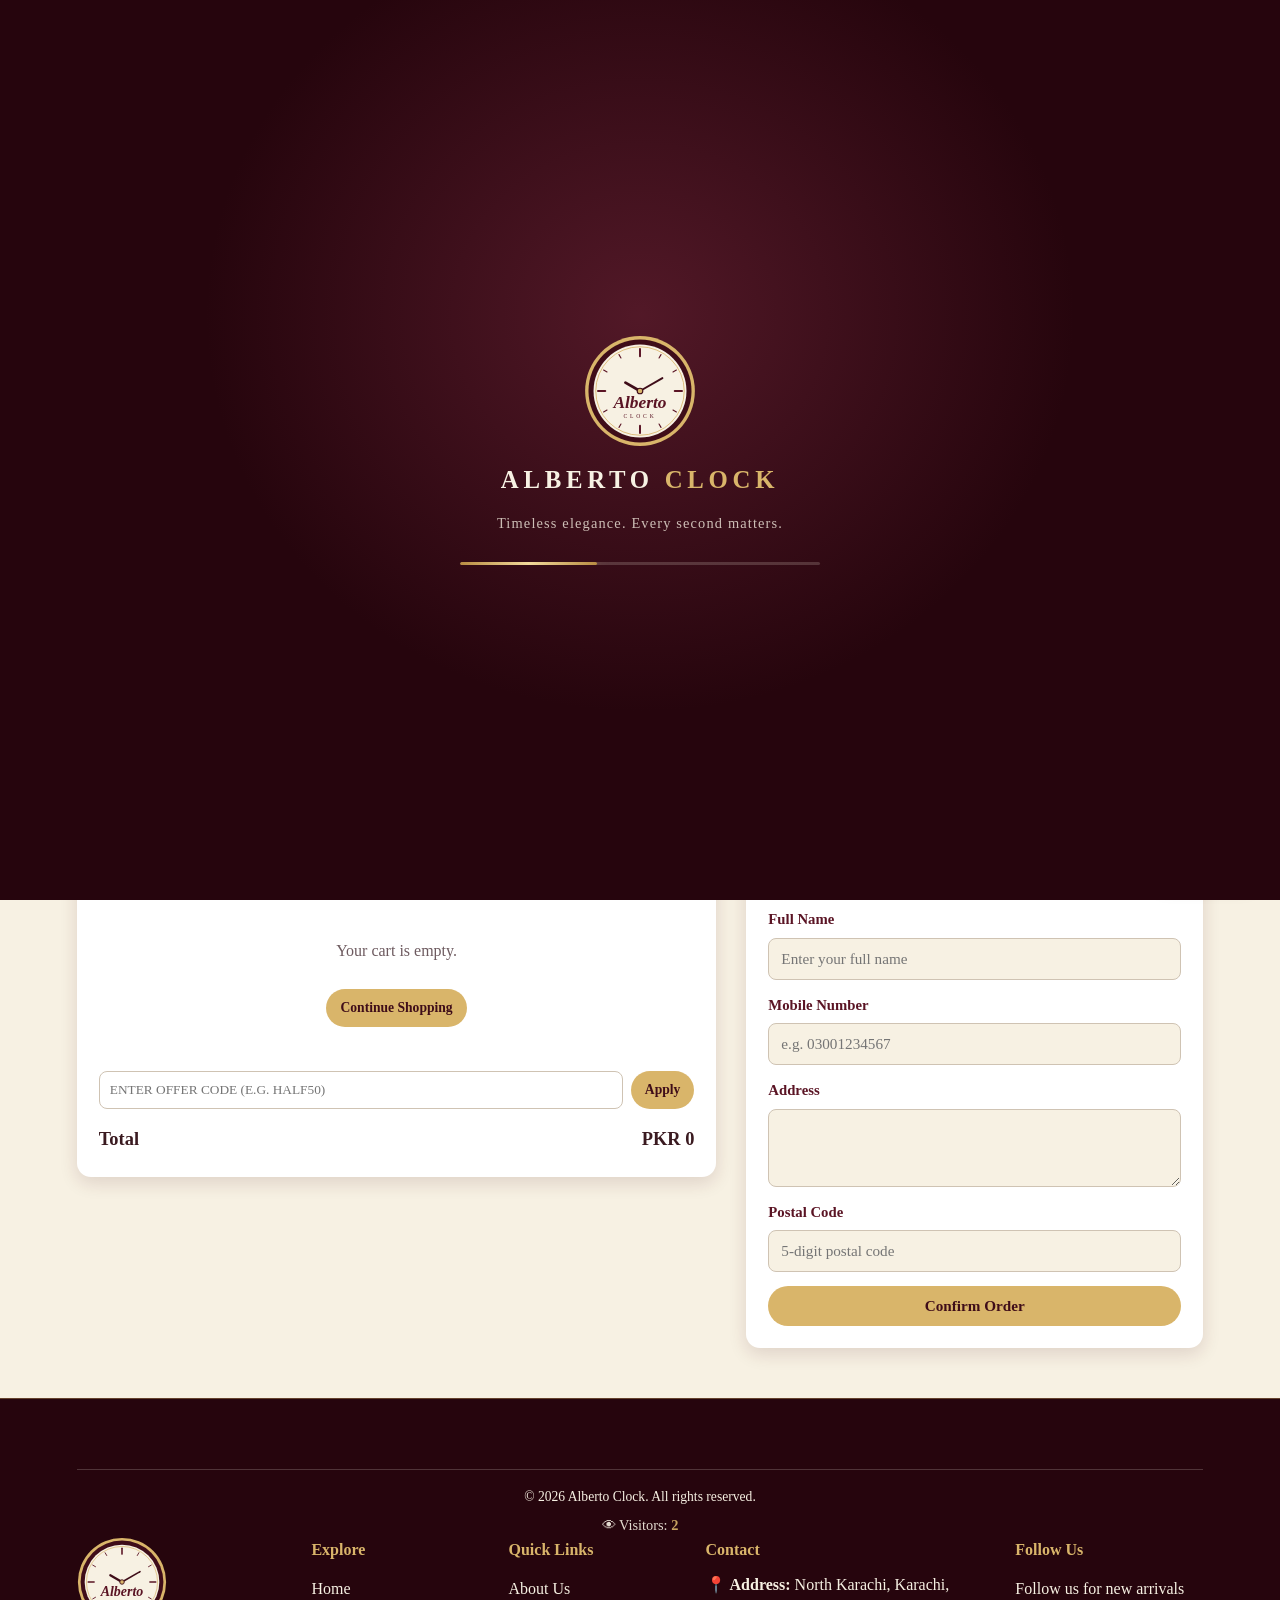
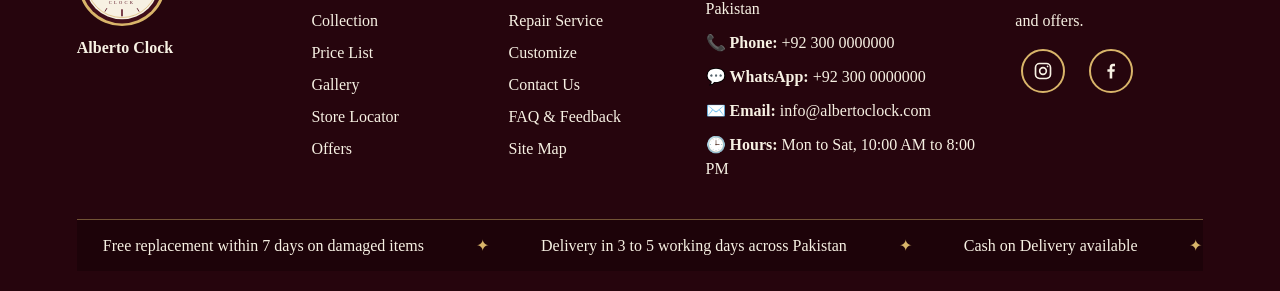
<file: cart.html>
<!DOCTYPE html>
<html lang="en">
<head>
  <meta charset="UTF-8">
  <meta name="viewport" content="width=device-width, initial-scale=1.0, viewport-fit=cover">
  <title>Alberto Clock | Premium Watches &amp; Wall Clocks</title>

  <!-- ================= 1. CSS (design) ================= -->
<link rel="stylesheet" href="style.css">

  <!-- jQuery 3.6.0 (MIT license) - isi file ke andar, internet ki zaroorat nahi -->
<script src="jquery.min.js"></script>
</head>
<body>
<!-- One-time 5-second branded website preloader -->
<div id="splash" aria-label="Alberto Clock loading">
  <div class="splash-inner">
    <span class="logo-wrap" data-logo></span>
    <div class="splash-brand">ALBERTO <span>CLOCK</span></div>
    <p>Timeless elegance. Every second matters.</p>
    <div class="loading-line" role="progressbar" aria-label="Website loading"></div>
  </div>
</div>
</div>

<!-- Header -->
<header class="site-header">
  <div class="header-inner">
    <a href="index.html" class="brand" data-go="home"><span class="logo-wrap" data-logo></span><span>Alberto Clock</span></a>
    <button class="menu-toggle" id="menu-toggle" type="button" aria-label="Open navigation menu" aria-expanded="false"><span></span><span></span><span></span></button>
    <nav class="nav" id="main-nav">
      <a href="index.html" data-go="home" data-nav="home">Home</a>
      <a href="about.html" data-go="about" data-nav="about">About Us</a>
      <a href="collection.html" data-go="collection" data-nav="collection">Collection</a>
      <a href="price-list.html" data-go="price-list" data-nav="price-list">Price List</a>
      <a href="technology.html" data-go="technology" data-nav="technology">Technology</a>
      <a href="gallery.html" data-go="gallery" data-nav="gallery">Gallery</a>
      <a href="stores.html" data-go="stores" data-nav="stores">Store Locator</a>
      <a href="offers.html" data-go="offers" data-nav="offers">Offers</a>
      <a href="repair.html" data-go="repair" data-nav="repair">Repair</a>
      <a href="customize.html" data-go="customize" data-nav="customize">Customize</a>
      <a href="support.html" data-go="support" data-nav="support">Support</a>
      <a href="contact.html" data-go="contact" data-nav="contact">Contact</a>
    </nav>
    <div class="header-actions">
      <a href="wishlist.html" class="hdr-icon" data-go="wishlist" data-nav="wishlist" aria-label="Wishlist" title="Wishlist"><svg viewBox="0 0 24 24" aria-hidden="true"><path d="M12 20.5s-7.5-4.6-9.3-9.1C1.5 8.4 3.3 5 6.8 5c2 0 3.4 1.1 4.2 2.4C11.8 6.1 13.2 5 15.2 5c3.5 0 5.3 3.4 4.1 6.4-1.8 4.5-7.3 9.1-7.3 9.1z"/></svg><span class="cart-count zero" id="wish-count">0</span></a>
      <a href="cart.html" class="hdr-icon" data-go="cart" data-nav="cart" aria-label="Cart" title="Cart"><svg viewBox="0 0 24 24" aria-hidden="true"><path d="M3 4h2.2l2.3 10.2a1.6 1.6 0 0 0 1.6 1.3h7.8a1.6 1.6 0 0 0 1.6-1.2L20 8H6.2"/><circle cx="9.5" cy="19.5" r="1.4"/><circle cx="17" cy="19.5" r="1.4"/></svg><span class="cart-count zero" id="cart-count">0</span></a>
    </div>
  </div>
</header>

</div>

<!-- Support shutter dropdown -->
<div class="support-shutter-backdrop" id="support-shutter-backdrop"></div>
<aside class="support-shutter" id="support-shutter" aria-hidden="true" aria-label="Customer support menu">
  <div class="support-shutter-head">
    <div><span>ALBERTO CLOCK CARE</span><h2>How can we help?</h2></div>
    <button type="button" class="support-shutter-close" id="support-shutter-close" aria-label="Close support menu">&times;</button>
  </div>
  <div class="support-shutter-tabs" role="tablist" aria-label="Support options">
    <button type="button" class="shutter-tab active" data-shutter-tab="contact">Contact Us</button>
    <button type="button" class="shutter-tab" data-shutter-tab="warranty">Warranty</button>
    <button type="button" class="shutter-tab" data-shutter-tab="faqs">FAQs</button>
    <button type="button" class="shutter-tab" data-shutter-tab="feedback">Feedback</button>
  </div>
  <div class="support-shutter-content">
    <div class="shutter-panel active" data-shutter-panel="contact">
      <div class="shutter-info-grid">
        <div class="shutter-info"><span>📞</span><div><small>PHONE / WHATSAPP</small><strong>+92 300 0000000</strong></div></div>
        <div class="shutter-info"><span>✉️</span><div><small>EMAIL</small><strong>info@albertoclock.com</strong></div></div>
        <div class="shutter-info"><span>📍</span><div><small>VISIT US</small><strong>North Karachi, Karachi, Pakistan</strong></div></div>
        <div class="shutter-info"><span>🕒</span><div><small>OPENING HOURS</small><strong>Mon–Sat · 10 AM–8 PM</strong></div></div>
      </div>
      <p class="shutter-desc">Need help with an order or product? Our team is ready to assist.</p>
      <button type="button" class="btn shutter-action" data-shutter-open="contact">Contact our team</button>
    </div>
    <div class="shutter-panel" data-shutter-panel="warranty" hidden>
      <h3>Warranty claim in 4 simple steps</h3>
      <ol class="shutter-steps"><li>Keep your purchase invoice and warranty card.</li><li>Note the product name, model, order number and purchase date.</li><li>Describe the issue and attach clear photos if available.</li><li>Contact us and wait for our team to verify your warranty coverage.</li></ol>
      <p class="shutter-desc">Warranty duration and coverage depend on the terms supplied with your product.</p>
      <button type="button" class="btn shutter-action" data-shutter-open="warranty">Start a warranty claim</button>
    </div>
    <div class="shutter-panel" data-shutter-panel="faqs" hidden>
      <h3>Frequently asked questions</h3>
      <div class="shutter-faq"><strong>How can I place an order?</strong><p>Choose a product, add it to your cart and follow the checkout instructions.</p></div>
      <div class="shutter-faq"><strong>How do I check warranty?</strong><p>Check the warranty card or purchase documents included with your product, then contact our support team.</p></div>
      <div class="shutter-faq"><strong>Can I request product repair?</strong><p>Yes. Use the Repair page or contact our team with your product and issue details.</p></div>
      <button type="button" class="btn btn-outline shutter-action" data-shutter-open="faqs">View all FAQs</button>
    </div>
    <div class="shutter-panel" data-shutter-panel="feedback" hidden>
      <h3>We value your feedback</h3><p class="shutter-desc">Share your experience, suggestions or ideas to help us improve.</p>
      <button type="button" class="btn shutter-action" data-shutter-open="feedback">Leave feedback</button>
    </div>
  </div>
</aside>

<main>

<!-- ============ HOME ============ -->
<section class="page" id="page-home">
  <div class="hero" id="hero">
    <!-- Background video: files neeche MEDIA wale script mein hain, JS inhe yahan lagata hai -->
    <video id="hero-video" autoplay muted loop playsinline>
  <source src="1000894777.mp4" type="video/mp4">
</video>
    <div class="hero-content">
      <h1>Alberto Clock</h1>
      <p>Precision in Every Second. Elegance in Every Moment.</p>
      <div class="hero-actions">
        <a href="collection.html" class="btn" data-go="collection">Explore Collection</a>
        <a href="about.html" class="btn" data-go="about">About Us</a>
        <a href="contact.html" class="btn" data-go="contact">Contact Us</a>
      </div>
    </div>
  </div>


  <section class="section">
    <h2 class="section-title">Our Best Sellers</h2>
    <div class="products-grid grid-4" id="best-grid"></div>
  </section>
  <section class="section" id="home-wish-sec" style="display:none">
    <h2 class="section-title">Your Saved Favourites</h2>
    <div class="products-grid grid-4" id="home-wish"></div>
  </section>
  <section class="section">
    <h2 class="section-title">Our Story &amp; Mission</h2>
    <div class="story-feature">
      <div class="story-photo reveal"><img data-img="story_watch" alt="Alberto Clock watch in gift box" loading="lazy"></div>
      <div class="story-texts">
        <div class="fancy-card reveal"><h3>📖 Our Story</h3><p>Alberto Clock began with a simple belief: a clock is more than a tool for telling time. It is the quiet centrepiece of a room, and a companion on the wrist through life&rsquo;s most important moments. What started as a passion for fine timepieces has grown into a carefully curated collection of watches and wall clocks, each chosen for its craftsmanship, character and lasting value.</p></div>
        <div class="fancy-card reveal"><h3>🎯 Our Mission</h3><p>Our mission is to bring refined, dependable timepieces to every home in Pakistan at honest prices, backed by genuine after-sales service. We select every piece with care, stand behind its quality, and treat every customer like family.</p></div>
        <a href="about.html" class="btn reveal" data-go="about">Learn More About Us</a>
      </div>
    </div>
  </section>
</section>

<!-- ============ COLLECTION ============ -->
<section class="page" id="page-collection">
  <div class="page-banner"><h1>Collection</h1><p class="slogan">Discover timeless design. Choose your signature moment.</p></div>
  <section class="section">
    <div class="toolbar">
      <div class="filter-tabs" id="filter-tabs">
        <button class="active" data-filter="all">All</button>
        <button data-filter="women">Women's Watches</button>
        <button data-filter="men">Men's Watches</button>
        <button data-filter="wall">Wall Clocks</button>
      </div>
      <select class="sort-select" id="sort-select">
        <option value="default">Sort: Default</option>
        <option value="high-low">Price: High to Low</option>
        <option value="low-high">Price: Low to High</option>
      </select>
    </div>
    <div class="products-grid" id="collection-grid"></div>
  </section>
</section>

<!-- ============ PRICE LIST ============ -->
<section class="page" id="page-price-list">
  <div class="page-banner"><h1>Price List</h1><p class="slogan">All Alberto Clock products, models and prices in one place.</p></div>
  <section class="section">
    <div class="price-list-intro"><strong>Alberto Clock — Official Product Price List</strong><span>Prices in Pakistani Rupees (PKR)</span></div>
    <div class="price-list-tools">
      <input id="price-search" type="search" placeholder="Search product, model or category..." aria-label="Search price list">
      <select id="price-category" aria-label="Filter price list"><option value="all">All Products</option><option value="women">Women's Watches</option><option value="men">Men's Watches</option><option value="wall">Wall Clocks</option></select>
    </div>
    <div class="price-table-wrap"><table class="price-table"><thead><tr><th>Model</th><th>Product Name</th><th>Category</th><th>Price (PKR)</th></tr></thead><tbody id="price-list-body"></tbody></table></div>
    <p class="price-list-note">Please contact Alberto Clock to confirm stock and the latest price before placing an order.</p>
  </section>
</section>

<!-- ============ TECHNOLOGY ============ -->
<section class="page" id="page-technology">
  <div class="page-banner"><h1>Our Technology</h1><p class="slogan">Engineering behind every second.</p><p class="sub">The five technologies that keep our timepieces accurate and lasting</p></div>
  <section class="section">
    <h2 class="section-title">What Powers Our Timepieces</h2>
    <div class="tech-grid">
      <article class="service-card tech-card reveal"><div class="s-img"><img data-img="tech_auto" alt="Automatic movement illustration" loading="lazy"></div><div class="s-body"><h3>Automatic Movement</h3><p>A self-winding mechanism charged by the natural motion of your wrist, so your watch stays ready without a battery.</p></div></article>
      <article class="service-card tech-card reveal"><div class="s-img"><img data-img="tech_quartz" alt="Quartz precision illustration" loading="lazy"></div><div class="s-body"><h3>Quartz Precision</h3><p>A quartz crystal vibrates at a steady frequency, delivering reliable accuracy for everyday wear.</p></div></article>
      <article class="service-card tech-card reveal"><div class="s-img"><img data-img="tech_sapphire" alt="Sapphire crystal illustration" loading="lazy"></div><div class="s-body"><h3>Sapphire Crystal Glass</h3><p>Scratch-resistant sapphire glass protects the dial so it stays clear through years of daily use.</p></div></article>
      <article class="service-card tech-card reveal"><div class="s-img"><img data-img="tech_water" alt="Water resistance illustration" loading="lazy"></div><div class="s-body"><h3>Water Resistance</h3><p>Sealed cases with precision gaskets help protect the movement from splashes and everyday moisture.</p></div></article>
      <article class="service-card tech-card reveal"><div class="s-img"><img data-img="tech_lumi" alt="Luminous dial illustration" loading="lazy"></div><div class="s-body"><h3>Luminous Dial</h3><p>Super-LumiNova markers and hands glow softly in low light, keeping the time easy to read at night.</p></div></article>
    </div>
    <div class="hero-actions"><a href="collection.html" class="btn" data-go="collection">Explore Collection</a></div>
  </section>
</section>

<!-- ============ CART & CHECKOUT ============ -->
<section class="page" id="page-cart">
  <div class="page-banner"><h1>Your Cart</h1><p class="slogan">Every great choice begins with a moment worth keeping.</p></div>
  <section class="section">
    <div class="cart-layout">
      <div class="cart-box">
        <h2 class="section-title" style="margin-bottom:14px">Cart Items</h2>
        <div id="cart-items"></div>
        <div class="coupon-row">
          <input type="text" id="coupon-input" placeholder="Enter offer code (e.g. HALF50)">
          <button class="btn btn-small" id="apply-coupon">Apply</button>
        </div>
        <p id="coupon-msg"></p>
        <div class="total-row"><span>Total</span><span id="cart-total">PKR 0</span></div>
      </div>
      <div class="form-box">
        <h2 class="section-title" style="margin-bottom:14px">Delivery Details</h2>
        <form id="checkout-form" novalidate>
          <div class="form-group">
            <label for="c-name">Full Name</label>
            <input id="c-name" type="text" placeholder="Enter your full name">
            <span class="error" id="e-name">Please enter your name</span>
            </div>
          <div class="form-group">
            <label for="c-phone">Mobile Number</label>
            <input id="c-phone" type="tel" maxlength="11" placeholder="e.g. 03001234567">
            <span class="error" id="e-phone">Please enter a valid mobile number (e.g. 03001234567)</span>
            </div>
          <div class="form-group">
            <label for="c-address">Address</label>
            <textarea id="c-address" rows="3" placeholder="House / street, area, city">
            </textarea>
            <span class="error" id="e-address">Please enter your complete address</span>
            </div>
          <div class="form-group">
            <label for="c-pin">Postal Code</label>
            <input id="c-pin" type="text" maxlength="5" placeholder="5-digit postal code">
            <span class="error" id="e-pin">Please enter a valid 5-digit postal code</span>
            </div>
          <button type="submit" class="btn btn-block">Confirm Order</button>
        </form>
      </div>
    </div>
  </section>
</section>

<!-- ============ CONTACT ============ -->
<section class="page" id="page-contact">
  <div class="page-banner"><h1>Contact Us</h1><p class="slogan">Exceptional timepieces deserve exceptional service.</p></div>
  <section class="section">
    <div class="two-col contact-grid">
      <div class="info-box contact-card"><h2>Get in Touch</h2><p class="c-line"><span class="c-ico">📍</span><span><strong>Shop</strong><br>North Karachi, Karachi, Pakistan</span></p><p class="c-line"><span class="c-ico">📞</span><span><strong>Phone / WhatsApp</strong><br>+92 300 0000000</span></p><p class="c-line"><span class="c-ico">✉️</span><span><strong>Email</strong><br>info@albertoclock.com</span></p><p class="c-line"><span class="c-ico">🕒</span><span><strong>Opening hours</strong><br>Monday to Saturday, 10:00 AM to 8:00 PM</span></p></div>
      <div class="contact-cta reveal"><div class="cta-ico">✉️</div><h2>Want to contact us?</h2><p>Click the button below and our contact form will open on your screen.</p><button class="btn" id="open-contact-form" type="button">✉️ Contact Us</button></div>
    </div>
  </section>
</section>

<!-- ============ REPAIR ============ -->
<section class="page" id="page-repair">
  <div class="page-banner"><h1>Repair Service</h1><p class="slogan">Precision restored. Every second matters.</p><p class="sub">Expert care for your watches and wall clocks</p></div>
  <section class="section">
    <h2 class="section-title">Services We Offer</h2>
    <div class="service-grid"><div class="service-card reveal"><div class="s-img"><img data-img="repair_battery" alt="Battery Replacement" loading="lazy"></div><div class="s-body"><h3>Battery Replacement</h3><p>Fresh batteries fitted carefully so your watch keeps accurate time.</p></div></div><div class="service-card reveal"><div class="s-img"><img data-img="repair_strap" alt="Strap Replacement" loading="lazy"></div><div class="s-body"><h3>Strap Replacement</h3><p>Leather, steel and fabric straps replaced and sized to fit your wrist.</p></div></div><div class="service-card reveal"><div class="s-img"><img data-img="repair_glass" alt="Glass Replacement" loading="lazy"></div><div class="s-body"><h3>Glass Replacement</h3><p>Scratched or cracked watch glass replaced to restore a clear dial.</p></div></div><div class="service-card reveal"><div class="s-img"><img data-img="repair_movement" alt="Movement Repair" loading="lazy"></div><div class="s-body"><h3>Movement Repair</h3><p>Faulty or stopped movements diagnosed and repaired by our team.</p></div></div><div class="service-card reveal"><div class="s-img"><img data-img="repair_servicing" alt="Complete Servicing" loading="lazy"></div><div class="s-body"><h3>Complete Servicing</h3><p>Cleaning, checking and adjusting your watch from case to movement.</p></div></div><div class="service-card reveal"><div class="s-img"><img data-img="repair_wall" alt="Wall Clock Repair" loading="lazy"></div><div class="s-body"><h3>Wall Clock Repair</h3><p>Pendulum, mechanism and quartz repairs for your wall clocks.</p></div></div></div>
  </section>
  <section class="section">
    <h2 class="section-title">Request a Repair</h2>
    <div class="two-col">
      <div class="info-box">
        <h2 style="margin-bottom:14px">Watch &amp; Clock Repair Service</h2>
        <p>Battery replacement, strap replacement, glass replacement, movement repair and complete servicing for watches and wall clocks.</p>
        <p>Submit your repair request and our team will contact you to confirm the details.</p>
        <p>WhatsApp: +92 300 0000000</p>
      </div>
      <div class="form-box">
        <form id="repair-form" novalidate>
          <div class="form-group">
            <label for="r-name">Full Name</label>
            <input id="r-name" type="text" placeholder="Enter your full name">
            <span class="error" id="r-e-name">Please enter your name</span>
            </div>
          <div class="form-group">
            <label for="r-service">Service Needed</label>
            <select id="r-service">
              <option value="">Select a service</option>
              <option>Battery Replacement</option><option>Strap Replacement</option><option>Glass Replacement</option>
              <option>Movement Repair</option><option>Complete Servicing</option><option>Wall Clock Repair</option>
            </select>
            <span class="error" id="r-e-service">Please select a service</span>
            </div>
          <div class="form-group">
            <label for="r-address">Address</label>
            <textarea id="r-address" rows="3" placeholder="Your complete address">
            </textarea>
            <span class="error" id="r-e-address">Please enter your complete address</span>
            </div>
          <div class="form-group">
            <label for="r-phone">Mobile Number</label>
            <input id="r-phone" type="tel" maxlength="11" placeholder="e.g. 03001234567">
            <span class="error" id="r-e-phone">Please enter a valid mobile number (e.g. 03001234567)</span>
            </div>
          <button type="submit" class="btn btn-block">Submit Repair Request</button>
        </form>
      </div>
    </div>
  </section>
</section>

<!-- ============ CUSTOMIZE ============ -->
<section class="page" id="page-customize">
  <div class="page-banner"><h1>Customize</h1><p class="slogan">Your style. Your story. Made just for you.</p><p class="sub">Design your own watch or wall clock with Alberto Clock</p></div>

  <section class="section">
    <h2 class="section-title">What Would You Like to Customize?</h2>
    <div class="cz-grid">
      <article class="cz-card reveal">
        <div class="cz-photo"><img data-img="men4" alt="Customize watch" loading="lazy"><span class="cz-tag">Watch</span></div>
        <div class="cz-body">
          <h3>⌚ Customize Watch</h3>
          <p>Create a watch that is truly yours. Pick the dial, strap and case, add a personal engraving, and we will build it to your design.</p>
          <ul class="cz-list"><li>Dial colour</li><li>Strap type &amp; colour</li><li>Case material</li><li>Case size</li><li>Back engraving</li></ul>
          <button type="button" class="btn" data-cz-open="watch">Customize Watch</button>
        </div>
      </article>
      <article class="cz-card reveal">
        <div class="cz-photo"><img data-img="wall3" alt="Customize wall clock" loading="lazy"><span class="cz-tag">Wall Clock</span></div>
        <div class="cz-body">
          <h3>🕰️ Customize Wall Clock</h3>
          <p>Handcrafted in solid wood, polished steel, or a mix of both. Choose the size, shape and finish that suits your room perfectly.</p>
          <ul class="cz-list"><li>Wood or steel</li><li>Wood type &amp; finish</li><li>Size &amp; shape</li><li>Dial style</li><li>Name engraving</li></ul>
          <button type="button" class="btn" data-cz-open="wall">Customize Wall Clock</button>
        </div>
      </article>
    </div>
  </section>

  <section class="section" style="background:var(--light-grey)">
    <h2 class="section-title">What You Can Customize</h2>
    <div class="cz-features">
      <div class="cz-feat reveal"><span>🎨</span><h4>Dial</h4><p>Colour, style and your own text.</p></div>
      <div class="cz-feat reveal"><span>🔗</span><h4>Straps</h4><p>Leather, steel, rubber or fabric.</p></div>
      <div class="cz-feat reveal"><span>🛡️</span><h4>Case</h4><p>Steel, gold or rose gold plated.</p></div>
      <div class="cz-feat reveal"><span>🪵</span><h4>Wood</h4><p>Walnut, oak, teak and more.</p></div>
      <div class="cz-feat reveal"><span>🔩</span><h4>Steel</h4><p>Brushed, chrome, black or gold.</p></div>
      <div class="cz-feat reveal"><span>✍️</span><h4>Engraving</h4><p>Names, dates and short messages.</p></div>
    </div>
  </section>

  <section class="section">
    <h2 class="section-title">How It Works</h2>
    <div class="cz-steps">
      <div class="cz-step reveal"><h4>Choose</h4><p>Select watch or wall clock.</p></div>
      <div class="cz-step reveal"><h4>Design</h4><p>Fill the form with your choices.</p></div>
      <div class="cz-step reveal"><h4>Confirm</h4><p>Our team calls you with price and time.</p></div>
      <div class="cz-step reveal"><h4>Receive</h4><p>Delivered to your door across Pakistan.</p></div>
    </div>
  </section>

  <section class="section" style="padding-top:10px">
    <div class="cz-cta reveal">
      <h2>Ready to design yours?</h2>
      <p>Tell us what you imagine and our craftsmen will bring it to life.</p>
      <div class="hero-actions"><button type="button" class="btn" data-cz-open="watch">Customize Watch</button><button type="button" class="btn btn-outline" data-cz-open="wall">Customize Wall Clock</button></div>
    </div>
  </section>
</section>

<!-- ============ ABOUT ============ -->
<section class="page" id="page-about">
  <div class="page-banner"><h1>About Us</h1><p class="slogan">Crafted with passion. Chosen to last a lifetime.</p><p class="sub">The story behind Alberto Clock</p></div>
  <section class="section">
    <div class="about-split">
      <div class="about-photos reveal"><img data-img="men1" alt="Chronograph men's watch" loading="lazy"><img data-img="women4" alt="Golden ladies watch" loading="lazy"></div>
      <div class="about-text reveal"><h2>Our Story</h2><p>Every great timepiece begins with a story. Ours began with a deep respect for the craft of watchmaking and a simple observation: the watches and clocks people treasure most are never the ones that merely show the time. They are the ones with character &ndash; a rose gold dial given on an anniversary, a pendulum clock ticking quietly in a family living room, a leather-strap watch handed from father to son.</p><p>Alberto Clock was created to bring that feeling to every home. Today we offer a curated collection of ladies&rsquo; watches, men&rsquo;s watches and designer wall clocks. Every piece is inspected before it reaches you, and we repair and service the timepieces you already love, because a good watch should last for generations.</p></div>
    </div>
  </section>
  <section class="section about-band">
    <h2 class="section-title">What We Stand For</h2>
    <div class="card-row">
      <div class="fancy-card reveal"><h3>Our Mission</h3><p>To provide genuine quality, honest prices and dependable after-sales service, so that every customer can own a timepiece they are proud of.</p></div>
      <div class="fancy-card reveal"><h3>Our Values</h3><p>Integrity, quality, respect for our customers, and respect for time itself. These principles guide every piece we select and every order we deliver.</p></div>
      <div class="fancy-card reveal"><h3>Our Service</h3><p>From battery and strap replacement to full movement servicing, our repair team looks after your timepieces. <a href="repair.html" data-go="repair"><strong>See our repair services</strong></a>.</p></div>
    </div>
  </section>
  <section class="section">
    <h2 class="section-title">Why Choose Alberto Clock</h2>
    <div class="card-row four">
      <div class="fancy-card why reveal"><h3>Inspected Quality</h3><p>Every piece is checked before dispatch.</p></div>
      <div class="fancy-card why reveal"><h3>Nationwide Delivery</h3><p>3 to 5 working days across Pakistan.</p></div>
      <div class="fancy-card why reveal"><h3>7-Day Replacement</h3><p>Free replacement for damaged or incorrect items.</p></div>
      <div class="fancy-card why reveal"><h3>Repair Support</h3><p>Batteries, straps, glass and full servicing.</p></div>
    </div>
    <div class="hero-actions"><a href="collection.html" class="btn" data-go="collection">Explore Collection</a><a href="contact.html" class="btn btn-outline" data-go="contact">Contact Us</a></div>
  </section>
</section>

<!-- ============ SUPPORT ============ -->
<section class="page" id="page-support">
  <div class="page-banner"><h1>Customer Support</h1><p class="slogan">We're here to help with your Alberto Clock experience.</p></div>
  <section class="section">
    <div class="support-tabs" role="tablist" aria-label="Support topics">
      <button class="support-tab active" type="button" data-support-tab="contact" role="tab" aria-selected="true">Contact Us</button>
      <button class="support-tab" type="button" data-support-tab="warranty" role="tab" aria-selected="false">Warranty</button>
      <button class="support-tab" type="button" data-support-tab="faqs" role="tab" aria-selected="false">FAQs</button>
      <button class="support-tab" type="button" data-support-tab="feedback" role="tab" aria-selected="false">Feedback</button>
    </div>
    <div class="support-panel active" data-support-panel="contact" role="tabpanel">
      <div class="support-heading"><span>ALBERTO CLOCK CARE</span><h2>Contact Our Team</h2><p>Questions about an order, product or service? Get in touch with us.</p></div>
      <div class="two-col contact-grid support-contact-grid">
        <div class="info-box contact-card">
          <h2>Get in Touch</h2>
          <p class="c-line"><span class="c-ico">📍</span><span><strong>Shop</strong><br>North Karachi, Karachi, Pakistan</span></p>
          <p class="c-line"><span class="c-ico">📞</span><span><strong>Phone / WhatsApp</strong><br>+92 300 0000000</span></p>
          <p class="c-line"><span class="c-ico">✉️</span><span><strong>Email</strong><br>info@albertoclock.com</span></p>
          <p class="c-line"><span class="c-ico">🕒</span><span><strong>Opening hours</strong><br>Monday to Saturday, 10:00 AM to 8:00 PM</span></p>
        </div>
        <div class="contact-cta"><div class="cta-ico">✉️</div><h2>Send Us a Message</h2><p>Open our contact form and share your question. Our team can follow up with you.</p><button class="btn" id="support-open-contact" type="button">Contact Us</button></div>
      </div>
    </div>
    <div class="support-panel" data-support-panel="warranty" role="tabpanel" hidden>
      <div class="support-heading"><span>AFTER-SALES SERVICE</span><h2>Warranty &amp; Claims</h2><p>Keep your proof of purchase safe. Warranty coverage and duration depend on the product and the terms supplied with your order.</p></div>
      <div class="warranty-layout">
        <div class="warranty-card"><div class="warranty-number">01</div><h3>Find your documents</h3><p>Keep your order number or purchase invoice and the warranty card or warranty details supplied with your product.</p></div>
        <div class="warranty-card"><div class="warranty-number">02</div><h3>Describe the issue</h3><p>Note the product name, model, purchase date and the problem. Photos or a short video can help explain the issue.</p></div>
        <div class="warranty-card"><div class="warranty-number">03</div><h3>Contact our team</h3><p>Send your details through the contact form or use the contact information on this page. Mention that it is a warranty claim.</p></div>
        <div class="warranty-card"><div class="warranty-number">04</div><h3>Wait for verification</h3><p>Our team will review the purchase and product warranty terms, then guide you on the next steps if the claim is eligible.</p></div>
      </div>
      <div class="warranty-notice"><strong>Helpful note:</strong> Please do not attempt to open or repair the watch or clock yourself before contacting support. This guide does not replace the specific warranty terms provided with your purchase.</div>
      <button class="btn" type="button" id="support-warranty-claim">Start a Warranty Claim</button>
    </div>
    <div class="support-panel" data-support-panel="faqs" role="tabpanel" hidden>
      <div class="support-heading"><span>QUICK ANSWERS</span><h2>Frequently Asked Questions</h2><p>Find answers to common questions about shopping, delivery and after-sales care.</p></div>
    <details>
      <summary>Are your watches and clocks of guaranteed quality?</summary>
      <p>Yes. Every piece is carefully inspected before it is dispatched to you.</p>
      </details>
    <details>
      <summary>How long does delivery take?</summary>
      <p>Orders are usually delivered within 3 to 5 working days anywhere in Pakistan.</p>
      </details>
    <details>
      <summary>Do the watches come with a warranty?</summary>
      <p>Yes. Warranty terms depend on the product, and the details are shared with your order.</p>
      </details>
    <details>
      <summary>How can I get my watch or clock repaired?</summary>
      <p>Visit our Repair Service page and submit the form. Our team will contact you to arrange the repair.</p>
      </details>
    <details>
      <summary>What payment methods do you accept?</summary>
      <p>We currently accept Cash on Delivery. You pay when your order arrives at your door.</p>
      </details>
    <details>
      <summary>Can I return or exchange an item?</summary>
      <p>If you receive a damaged or incorrect item, we will replace it free of charge when you contact us within 7 days of delivery.</p>
      </details>
    <details>
      <summary>How do I use an offer code?</summary>
      <p>Claim an offer on the Offers page, then enter its code in your cart and select Apply.</p>
      </details>

    </div>
<div class="support-panel" data-support-panel="feedback" role="tabpanel" hidden>
      <div class="support-heading"><span>YOUR VOICE MATTERS</span><h2>Share Your Feedback</h2><p>Tell us about your experience with Alberto Clock.</p></div>
      <div class="form-box" style="margin-bottom:26px">
        <form id="feedback-form" novalidate>
          <div class="form-group"><label for="fb-name">Full Name</label><input id="fb-name" type="text" placeholder="Enter your full name"><span class="error" id="fb-e-name">Please enter your name</span></div>
          <div class="form-group"><label for="fb-rating">Rating</label><select id="fb-rating"><option value="5">5 - Excellent</option><option value="4">4 - Very Good</option><option value="3">3 - Good</option><option value="2">2 - Fair</option><option value="1">1 - Poor</option></select></div>
          <div class="form-group"><label for="fb-msg">Feedback</label><textarea id="fb-msg" rows="3" placeholder="Tell us about your experience"></textarea><span class="error" id="fb-e-msg">Please enter feedback of at least 5 characters</span></div>
          <button type="submit" class="btn btn-block">Submit Feedback</button>
        </form>
      </div>
      <h2 class="section-title">Customer Reviews</h2><div id="reviews"></div>
    </div>
  </section>
</section>

<!-- ============ OFFERS ============ -->
<section class="page" id="page-offers">
  <div class="page-banner"><h1>Special Offers</h1><p class="slogan">A little more luxury in every moment.</p><p class="sub">Claim an offer, then apply its code in your cart</p></div>
  <section class="section">
    <div class="offers-grid">
      <div class="offer-card">
        <div class="big">Buy 1 Get 1</div>
        <p>Buy one, get one free. For every two units of an item in your cart, you pay for only one.</p>
        <span class="code-chip">BOGO</span>
        <br>
        <button class="btn btn-small claim-btn" data-code="BOGO">Claim Offer</button>
        </div>
      <div class="offer-card">
        <div class="big">50% OFF</div>
        <p>Enjoy 50% off your entire order.</p>
        <span class="code-chip">HALF50</span>
        <br>
        <button class="btn btn-small claim-btn" data-code="HALF50">Claim Offer</button>
        </div>
      <div class="offer-card">
        <div class="big">30% OFF</div>
        <p>Enjoy 30% off your entire order.</p>
        <span class="code-chip">OFF30</span>
        <br>
        <button class="btn btn-small claim-btn" data-code="OFF30">Claim Offer</button>
        </div>
      <div class="offer-card">
        <div class="big">10% OFF</div>
        <p>Take 10% off your entire order.</p>
        <span class="code-chip">OFF10</span>
        <br>
        <button class="btn btn-small claim-btn" data-code="OFF10">Claim Offer</button>
        </div>
      <div class="offer-card">
        <div class="big">20% OFF</div>
        <p>Take 20% off your entire order.</p>
        <span class="code-chip">OFF20</span>
        <br>
        <button class="btn btn-small claim-btn" data-code="OFF20">Claim Offer</button>
        </div>
      <div class="offer-card">
        <div class="big">40% OFF</div>
        <p>Take 40% off your entire order.</p>
        <span class="code-chip">OFF40</span>
        <br>
        <button class="btn btn-small claim-btn" data-code="OFF40">Claim Offer</button>
        </div>
    </div>
    <p id="claim-msg" style="text-align:center;margin-top:24px;font-weight:bold;color:var(--burgundy)"></p>
  </section>
</section>

<!-- ============ GALLERY ============ -->
<section class="page" id="page-gallery">
  <div class="page-banner"><h1>Gallery</h1><p class="slogan">Explore the details behind every timeless design.</p><p class="sub">Select any piece to view it in full size</p></div>
  <section class="section"><div class="gallery-grid grid-4" id="gallery-grid"></div></section>
</section>

<!-- ============ WISHLIST ============ -->
<section class="page" id="page-wishlist">
  <div class="page-banner"><h1>My Wishlist</h1><p class="slogan">The pieces you love, all in one place.</p><p class="sub">Your saved watches and clocks</p></div>
  <section class="section"><div class="products-grid grid-4" id="wishlist-grid"></div></section>
</section>

<!-- ============ STORE LOCATOR ============ -->
<section class="page" id="page-stores">
  <div class="page-banner"><h1>Store Locator</h1><p class="slogan">Step inside and discover the art of time.</p><p class="sub">Visit an Alberto Clock branch near you</p></div>
  <section class="section">
    <div class="branch-grid" id="branch-grid"></div>
    <div class="map-box">
      <!-- REPLACE the src below with your own Google Maps embed link (Google Maps > Share > Embed a map) -->
      <iframe title="Alberto Clock store locations" src="https://maps.google.com/maps?q=North+Karachi,+Karachi,+Pakistan&z=13&output=embed" loading="lazy" referrerpolicy="no-referrer-when-downgrade" allowfullscreen></iframe>
    </div>
  </section>
</section>

<!-- ============ ORDER CONFIRMATION ============ -->
<section class="page" id="page-confirmation">
  <div class="page-banner"><h1>Order Confirmation</h1><p class="slogan">Your trust means the world to us.</p></div>
  <section class="section">
    <div class="thanks-box">
      <h2>Thank you for your order! 🎉</h2>
      <p>Our team will contact you shortly to arrange delivery.</p>
      <div id="order-summary"></div>
      <div class="thanks-actions">
        <button class="btn" id="receipt-btn" type="button">Download Receipt</button>
        <a href="collection.html" class="btn btn-outline" data-go="collection">Continue Shopping</a>
      </div>
    </div>
  </section>
</section>

<!-- ============ SITE MAP ============ -->
<section class="page" id="page-sitemap">
  <div class="page-banner"><h1>Site Map</h1><p class="slogan">Explore Alberto Clock, one moment at a time.</p></div>
  <section class="section">
    <div class="sitemap">
      <div class="sitemap-card">
        <h3>Main</h3>
        <a href="index.html" data-go="home">Home</a>
        <a href="about.html" data-go="about">About Us</a>
        <a href="contact.html" data-go="contact">Contact Us</a>
        </div>
      <div class="sitemap-card">
        <h3>Shop</h3>
        <a href="collection.html" data-go="collection">Collection</a>
        <a href="gallery.html" data-go="gallery">Gallery</a>
        <a href="stores.html" data-go="stores">Store Locator</a>
        <a href="offers.html" data-go="offers">Offers</a>
        <a href="cart.html" data-go="cart">Cart &amp; Checkout</a>
        </div>
      <div class="sitemap-card">
        <h3>Service</h3>
        <a href="repair.html" data-go="repair">Repair Service</a>
        <a href="customize.html" data-go="customize">Customize</a>
        <a href="support.html" data-go="support">FAQ &amp; Feedback</a>
        </div>
      <div class="sitemap-card"><h3>Other</h3><a href="sitemap.html" data-go="sitemap">Site Map</a></div>
    </div>
  </section>
</section>

<div class="cform-overlay" id="contact-modal"><div class="cform-box"><button class="cform-close" id="close-contact-form" type="button" aria-label="Close">&times;</button><h2>✉️ Send Us a Message</h2><form id="contact-form" novalidate>
          <div class="form-group">
            <label for="ct-name">Full Name</label>
            <input id="ct-name" type="text" placeholder="Enter your full name">
            <span class="error" id="ct-e-name">Please enter your name</span>
            </div>
          <div class="form-group">
            <label for="ct-email">Email Address</label>
            <input id="ct-email" type="email" placeholder="you@example.com">
            <span class="error" id="ct-e-email">Please enter a valid email address</span>
            </div>
          <div class="form-group">
            <label for="ct-phone">Mobile Number</label>
            <input id="ct-phone" type="tel" maxlength="11" placeholder="e.g. 03001234567">
            <span class="error" id="ct-e-phone">Please enter a valid mobile number (e.g. 03001234567)</span>
            </div>
          <div class="form-group">
            <label for="ct-msg">Message</label>
            <textarea id="ct-msg" rows="4" placeholder="How can we help you?">
            </textarea>
            <span class="error" id="ct-e-msg">Please enter a message of at least 5 characters</span>
            </div>
          <button type="submit" class="btn btn-block">Send Message</button>
        </form></div></div>
</main>

<!-- ============ CUSTOMIZE POPUPS ============ -->
<div class="cform-overlay cz-modal" id="cz-watch-modal" role="dialog" aria-modal="true" aria-labelledby="cz-w-title"><div class="cform-box">
  <button class="cform-close" type="button" data-cz-close aria-label="Close">&times;</button>
  <h2 id="cz-w-title">⌚ Customize Your Watch</h2>
  <p class="cz-sub">Design it your way. We will call you to confirm price and delivery time.</p>
  <div class="cz-preview" aria-hidden="true">
    <svg id="cz-w-prev" viewBox="0 0 200 200" xmlns="http://www.w3.org/2000/svg" style="--strap:#3b2a20;--case:#d9b56a;--dial:#1c1c1c;--hand:#f7f1e3">
      <rect x="76" y="2" width="48" height="62" rx="12" fill="var(--strap)"/>
      <rect x="76" y="136" width="48" height="62" rx="12" fill="var(--strap)"/>
      <g stroke="rgba(0,0,0,.25)" stroke-width="1.5"><line x1="84" y1="14" x2="116" y2="14"/><line x1="84" y1="26" x2="116" y2="26"/><line x1="84" y1="38" x2="116" y2="38"/><line x1="84" y1="162" x2="116" y2="162"/><line x1="84" y1="174" x2="116" y2="174"/><line x1="84" y1="186" x2="116" y2="186"/></g>
      <circle cx="100" cy="100" r="56" fill="var(--case)"/>
      <circle cx="100" cy="100" r="48" fill="var(--dial)" stroke="rgba(255,255,255,.25)" stroke-width="1.5"/>
      <g stroke="var(--hand)" stroke-width="2.5" stroke-linecap="round"><line x1="100" y1="58" x2="100" y2="66"/><line x1="100" y1="134" x2="100" y2="142"/><line x1="58" y1="100" x2="66" y2="100"/><line x1="134" y1="100" x2="142" y2="100"/></g>
      <line x1="100" y1="100" x2="100" y2="73" stroke="var(--hand)" stroke-width="4" stroke-linecap="round"/>
      <line x1="100" y1="100" x2="124" y2="112" stroke="var(--hand)" stroke-width="3" stroke-linecap="round"/>
      <circle cx="100" cy="100" r="4" fill="var(--case)"/>
      <rect x="156" y="94" width="9" height="12" rx="3" fill="var(--case)"/>
    </svg>
  </div>
  <form id="cz-watch-form" novalidate>
    <div class="cz-sec">1. Watch Style</div>
    <div class="form-group"><span class="cz-lab">Watch for</span>
      <div class="cz-opts">
        <label class="cz-opt"><input type="radio" name="w-for" value="Men" checked><span>Men</span></label>
        <label class="cz-opt"><input type="radio" name="w-for" value="Women"><span>Women</span></label>
        <label class="cz-opt"><input type="radio" name="w-for" value="Unisex"><span>Unisex</span></label>
      </div></div>
    <div class="form-group"><span class="cz-lab">Dial colour</span>
      <div class="cz-sws" data-var="dial">
        <label class="cz-sw"><input type="radio" name="w-dial" value="Black" data-c="#1c1c1c" data-h="#f7f1e3" checked><i style="background:#1c1c1c"></i><em>Black</em></label>
        <label class="cz-sw"><input type="radio" name="w-dial" value="White" data-c="#f7f4ec" data-h="#3f0d19"><i style="background:#f7f4ec"></i><em>White</em></label>
        <label class="cz-sw"><input type="radio" name="w-dial" value="Burgundy" data-c="#5a1424" data-h="#f7f1e3"><i style="background:#5a1424"></i><em>Burgundy</em></label>
        <label class="cz-sw"><input type="radio" name="w-dial" value="Navy Blue" data-c="#1d2f5a" data-h="#f7f1e3"><i style="background:#1d2f5a"></i><em>Navy</em></label>
        <label class="cz-sw"><input type="radio" name="w-dial" value="Emerald Green" data-c="#1f4d3a" data-h="#f7f1e3"><i style="background:#1f4d3a"></i><em>Emerald</em></label>
        <label class="cz-sw"><input type="radio" name="w-dial" value="Champagne" data-c="#e8d5a8" data-h="#3f0d19"><i style="background:#e8d5a8"></i><em>Champagne</em></label>
      </div></div>
    <div class="form-group"><label for="w-dialtext">Text or name on dial <small>(optional)</small></label><input id="w-dialtext" type="text" maxlength="20" placeholder="e.g. your name or brand"></div>

    <div class="cz-sec">2. Case &amp; Strap</div>
    <div class="form-group"><span class="cz-lab">Case material</span>
      <div class="cz-opts" data-var="case">
        <label class="cz-opt"><input type="radio" name="w-case" value="Stainless Steel" data-c="#c4c8cc" checked><span>Stainless Steel</span></label>
        <label class="cz-opt"><input type="radio" name="w-case" value="Gold Plated" data-c="#d9b56a"><span>Gold Plated</span></label>
        <label class="cz-opt"><input type="radio" name="w-case" value="Rose Gold Plated" data-c="#c98b7c"><span>Rose Gold Plated</span></label>
        <label class="cz-opt"><input type="radio" name="w-case" value="Black Steel" data-c="#2b2b2e"><span>Black Steel</span></label>
      </div></div>
    <div class="form-group"><span class="cz-lab">Strap type</span>
      <div class="cz-opts">
        <label class="cz-opt"><input type="radio" name="w-strap" value="Leather" checked><span>Leather</span></label>
        <label class="cz-opt"><input type="radio" name="w-strap" value="Steel Chain"><span>Steel Chain</span></label>
        <label class="cz-opt"><input type="radio" name="w-strap" value="Rubber"><span>Rubber</span></label>
        <label class="cz-opt"><input type="radio" name="w-strap" value="Fabric / NATO"><span>Fabric / NATO</span></label>
      </div></div>
    <div class="form-group"><span class="cz-lab">Strap colour</span>
      <div class="cz-sws" data-var="strap">
        <label class="cz-sw"><input type="radio" name="w-scol" value="Black" data-c="#1c1c1c"><i style="background:#1c1c1c"></i><em>Black</em></label>
        <label class="cz-sw"><input type="radio" name="w-scol" value="Dark Brown" data-c="#3b2a20" checked><i style="background:#3b2a20"></i><em>Dark Brown</em></label>
        <label class="cz-sw"><input type="radio" name="w-scol" value="Tan" data-c="#b07a45"><i style="background:#b07a45"></i><em>Tan</em></label>
        <label class="cz-sw"><input type="radio" name="w-scol" value="Burgundy" data-c="#5a1424"><i style="background:#5a1424"></i><em>Burgundy</em></label>
        <label class="cz-sw"><input type="radio" name="w-scol" value="Navy Blue" data-c="#1d2f5a"><i style="background:#1d2f5a"></i><em>Navy</em></label>
        <label class="cz-sw"><input type="radio" name="w-scol" value="Silver" data-c="#c4c8cc"><i style="background:#c4c8cc"></i><em>Silver</em></label>
        <label class="cz-sw"><input type="radio" name="w-scol" value="Gold" data-c="#d9b56a"><i style="background:#d9b56a"></i><em>Gold</em></label>
        <label class="cz-sw"><input type="radio" name="w-scol" value="Rose Gold" data-c="#c98b7c"><i style="background:#c98b7c"></i><em>Rose Gold</em></label>
      </div></div>
    <div class="cz-row">
      <div class="form-group"><label for="w-size">Case size</label>
        <select id="w-size"><option>28 mm</option><option>32 mm</option><option>36 mm</option><option selected>40 mm</option><option>42 mm</option><option>44 mm</option></select></div>
      <div class="form-group"><label for="w-qty">Quantity</label><input id="w-qty" type="number" min="1" max="100" value="1"></div>
    </div>
    <div class="form-group"><label for="w-engrave">Back engraving <small>(optional)</small></label><input id="w-engrave" type="text" maxlength="30" placeholder="Name, date or short message"></div>

    <div class="cz-sec">3. Your Details</div>
    <div class="cz-row">
      <div class="form-group"><label for="w-name">Full Name</label><input id="w-name" type="text" placeholder="Enter your full name"><span class="error" id="w-e-name">Please enter your name</span></div>
      <div class="form-group"><label for="w-phone">Mobile Number</label><input id="w-phone" type="tel" maxlength="11" placeholder="e.g. 03001234567"><span class="error" id="w-e-phone">Please enter a valid mobile number (e.g. 03001234567)</span></div>
    </div>
    <div class="form-group"><label for="w-address">Address</label><textarea id="w-address" rows="2" placeholder="Your complete delivery address"></textarea><span class="error" id="w-e-address">Please enter your complete address</span></div>
    <div class="form-group"><label for="w-notes">Extra ideas or notes <small>(optional)</small></label><textarea id="w-notes" rows="2" placeholder="Anything else you would like us to know"></textarea></div>
    <button type="submit" class="btn btn-block">Submit Watch Request</button>
    <p class="cz-note">No payment now. We will contact you to confirm the final price.</p>
  </form>
</div></div>

<div class="cform-overlay cz-modal" id="cz-wall-modal" role="dialog" aria-modal="true" aria-labelledby="cz-c-title"><div class="cform-box">
  <button class="cform-close" type="button" data-cz-close aria-label="Close">&times;</button>
  <h2 id="cz-c-title">🕰️ Customize Your Wall Clock</h2>
  <p class="cz-sub">Wood, steel or both. Made to fit your wall and your taste.</p>
  <div class="cz-preview" aria-hidden="true">
    <svg id="cz-c-prev" viewBox="0 0 200 200" xmlns="http://www.w3.org/2000/svg" style="--frame:#5b3a29;--face:#f7f1e3;--ink:#3f0d19;--ring:#d9b56a">
      <defs><pattern id="czgrain" width="8" height="8" patternUnits="userSpaceOnUse"><path d="M0 2 Q4 0 8 2 M0 6 Q4 4 8 6" stroke="rgba(0,0,0,.18)" stroke-width="1" fill="none"/></pattern></defs>
      <circle id="cz-sh-round" cx="100" cy="100" r="94" fill="var(--frame)"/>
      <rect id="cz-sh-square" class="cz-hide" x="8" y="8" width="184" height="184" rx="14" fill="var(--frame)"/>
      <polygon id="cz-sh-oct" class="cz-hide" points="60,6 140,6 194,60 194,140 140,194 60,194 6,140 6,60" fill="var(--frame)"/>
      <g id="cz-grain"><circle cx="100" cy="100" r="94" fill="url(#czgrain)"/></g>
      <circle cx="100" cy="100" r="68" fill="var(--ring)"/>
      <circle cx="100" cy="100" r="65" fill="var(--face)"/>
      <g id="cz-nums" font-family="Georgia,serif" font-size="13" font-weight="bold" fill="var(--ink)" text-anchor="middle">
        <text x="100" y="47">XII</text><text x="154" y="105">III</text><text x="100" y="164">VI</text><text x="46" y="105">IX</text>
      </g>
      <g id="cz-dots" class="cz-hide" fill="var(--ink)"><circle cx="100" cy="42" r="3"/><circle cx="158" cy="100" r="3"/><circle cx="100" cy="158" r="3"/><circle cx="42" cy="100" r="3"/></g>
      <text id="cz-ctext" x="100" y="126" text-anchor="middle" font-family="Georgia,serif" font-style="italic" font-size="9" fill="var(--ink)"></text>
      <line x1="100" y1="100" x2="100" y2="62" stroke="var(--ink)" stroke-width="4" stroke-linecap="round"/>
      <line x1="100" y1="100" x2="128" y2="114" stroke="var(--ink)" stroke-width="3" stroke-linecap="round"/>
      <circle cx="100" cy="100" r="4" fill="var(--ring)" stroke="var(--ink)" stroke-width="1.5"/>
    </svg>
  </div>
  <form id="cz-wall-form" novalidate>
    <div class="cz-sec">1. Material</div>
    <div class="form-group"><div class="cz-tiles" id="c-mat">
      <label class="cz-tile"><input type="radio" name="c-mat" value="Wood" checked><span><b>🪵</b>Wood</span></label>
      <label class="cz-tile"><input type="radio" name="c-mat" value="Steel"><span><b>🔩</b>Steel</span></label>
      <label class="cz-tile"><input type="radio" name="c-mat" value="Wood + Steel"><span><b>✨</b>Wood + Steel</span></label>
    </div></div>
    <div class="form-group" id="c-wood-box"><span class="cz-lab">Wood type</span>
      <div class="cz-sws">
        <label class="cz-sw"><input type="radio" name="c-wood" value="Walnut" data-c="#5b3a29" checked><i style="background:#5b3a29"></i><em>Walnut</em></label>
        <label class="cz-sw"><input type="radio" name="c-wood" value="Oak" data-c="#b98b52"><i style="background:#b98b52"></i><em>Oak</em></label>
        <label class="cz-sw"><input type="radio" name="c-wood" value="Teak" data-c="#8a5a2b"><i style="background:#8a5a2b"></i><em>Teak</em></label>
        <label class="cz-sw"><input type="radio" name="c-wood" value="Mahogany" data-c="#4a1f1a"><i style="background:#4a1f1a"></i><em>Mahogany</em></label>
        <label class="cz-sw"><input type="radio" name="c-wood" value="Ebony Black" data-c="#1f1a17"><i style="background:#1f1a17"></i><em>Ebony</em></label>
      </div></div>
    <div class="form-group cz-hide" id="c-steel-box"><span class="cz-lab">Steel finish</span>
      <div class="cz-sws">
        <label class="cz-sw"><input type="radio" name="c-steel" value="Brushed Silver" data-c="#b9bcc0" checked><i style="background:#b9bcc0"></i><em>Brushed</em></label>
        <label class="cz-sw"><input type="radio" name="c-steel" value="Polished Chrome" data-c="#dfe3e8"><i style="background:#dfe3e8"></i><em>Chrome</em></label>
        <label class="cz-sw"><input type="radio" name="c-steel" value="Black Steel" data-c="#2a2c30"><i style="background:#2a2c30"></i><em>Black</em></label>
        <label class="cz-sw"><input type="radio" name="c-steel" value="Gold Finish" data-c="#d1a954"><i style="background:#d1a954"></i><em>Gold</em></label>
        <label class="cz-sw"><input type="radio" name="c-steel" value="Rose Gold Finish" data-c="#b76e79"><i style="background:#b76e79"></i><em>Rose Gold</em></label>
      </div></div>

    <div class="cz-sec">2. Shape, Size &amp; Dial</div>
    <div class="form-group"><span class="cz-lab">Shape</span>
      <div class="cz-opts">
        <label class="cz-opt"><input type="radio" name="c-shape" value="Round" checked><span>Round</span></label>
        <label class="cz-opt"><input type="radio" name="c-shape" value="Square"><span>Square</span></label>
        <label class="cz-opt"><input type="radio" name="c-shape" value="Octagon"><span>Octagon</span></label>
      </div></div>
    <div class="cz-row">
      <div class="form-group"><label for="c-size">Size (diameter)</label>
        <select id="c-size"><option>12 inch</option><option>16 inch</option><option selected>20 inch</option><option>24 inch</option><option>30 inch</option><option>36 inch</option></select></div>
      <div class="form-group"><label for="c-qty">Quantity</label><input id="c-qty" type="number" min="1" max="100" value="1"></div>
    </div>
    <div class="form-group"><span class="cz-lab">Dial style</span>
      <div class="cz-opts">
        <label class="cz-opt"><input type="radio" name="c-dial" value="Roman Numerals" checked><span>Roman</span></label>
        <label class="cz-opt"><input type="radio" name="c-dial" value="Numeric (1 to 12)"><span>Numeric</span></label>
        <label class="cz-opt"><input type="radio" name="c-dial" value="Minimal (no numbers)"><span>Minimal</span></label>
      </div></div>
    <div class="cz-row">
      <div class="form-group"><span class="cz-lab">Pendulum</span>
        <div class="cz-opts">
          <label class="cz-opt"><input type="radio" name="c-pend" value="Yes"><span>Yes</span></label>
          <label class="cz-opt"><input type="radio" name="c-pend" value="No" checked><span>No</span></label>
        </div></div>
      <div class="form-group"><label for="c-engrave">Name or text <small>(optional)</small></label><input id="c-engrave" type="text" maxlength="24" placeholder="e.g. Khan Family"></div>
    </div>

    <div class="cz-sec">3. Your Details</div>
    <div class="cz-row">
      <div class="form-group"><label for="cz-c-name">Full Name</label><input id="cz-c-name" type="text" placeholder="Enter your full name"><span class="error" id="cz-c-e-name">Please enter your name</span></div>
      <div class="form-group"><label for="cz-c-phone">Mobile Number</label><input id="cz-c-phone" type="tel" maxlength="11" placeholder="e.g. 03001234567"><span class="error" id="cz-c-e-phone">Please enter a valid mobile number (e.g. 03001234567)</span></div>
    </div>
    <div class="form-group"><label for="cz-c-address">Address</label><textarea id="cz-c-address" rows="2" placeholder="Your complete delivery address"></textarea><span class="error" id="cz-c-e-address">Please enter your complete address</span></div>
    <div class="form-group"><label for="c-notes">Extra ideas or notes <small>(optional)</small></label><textarea id="c-notes" rows="2" placeholder="Anything else you would like us to know"></textarea></div>
    <button type="submit" class="btn btn-block">Submit Wall Clock Request</button>
    <p class="cz-note">No payment now. We will contact you to confirm the final price.</p>
  </form>
</div></div>

<div class="popup-overlay" id="cz-popup">
  <div class="popup-box">
    <h3>Request Received!</h3>
    <p>Thank you! Our team will contact you shortly to confirm your custom design.</p>
    <span class="cz-ref" id="cz-ref">ALB-000000</span>
    <p style="font-size:.85rem">Keep this reference number for follow up.</p><br>
    <div class="cz-pop-actions"><a class="btn" id="cz-wa" href="#" target="_blank" rel="noopener">Send on WhatsApp</a><button class="btn btn-outline" id="cz-ok" type="button">OK</button></div>
  </div>
</div>


<!-- Product details lightbox -->
<div class="lightbox product-lightbox" id="lightbox" role="dialog" aria-modal="true" aria-label="Product details">
  <button class="close" id="lb-close" aria-label="Close">&times;</button>
  <div class="product-detail-panel">
    <div class="detail-image" id="lb-pic"></div>
    <div class="detail-copy">
      <span class="detail-eyebrow">ALBERTO CLOCK COLLECTION</span>
      <h2 class="big-name" id="lb-name"></h2>
      <div class="detail-price" id="lb-price"></div>
      <div class="detail-specs" id="lb-specs"></div>
      <p class="detail-description" id="lb-description">A thoughtfully selected timepiece, designed to bring elegance and dependable timekeeping to your everyday life.</p>
      <div class="detail-actions"><button class="btn btn-outline" id="lb-add">Add to Cart</button><button class="btn" id="lb-buy">Buy Now</button></div>
    </div>
  </div>
</div>


<!-- Footer -->
<footer class="site-footer">
  <div class="footer-ticker" aria-label="Store announcements"><div class="ticker-track"><span>Free replacement within 7 days on damaged items</span><span>Delivery in 3 to 5 working days across Pakistan</span><span>Cash on Delivery available</span><span>Six offers live: BOGO, HALF50, OFF10, OFF20, OFF30 and OFF40</span><span>Repair service for watches and wall clocks</span><span>Free replacement within 7 days on damaged items</span><span>Delivery in 3 to 5 working days across Pakistan</span><span>Cash on Delivery available</span><span>Six offers live: BOGO, HALF50, OFF10, OFF20, OFF30 and OFF40</span><span>Repair service for watches and wall clocks</span></div></div>
  <div class="footer-grid">
    <div class="footer-logo"><span class="logo-wrap" data-logo></span><strong>Alberto Clock</strong></div>
    <div><h4>Explore</h4><ul><li><a href="index.html" data-go="home">Home</a></li><li><a href="collection.html" data-go="collection">Collection</a></li><li><a href="price-list.html" data-go="price-list">Price List</a></li><li><a href="gallery.html" data-go="gallery">Gallery</a></li><li><a href="stores.html" data-go="stores">Store Locator</a></li><li><a href="offers.html" data-go="offers">Offers</a></li></ul></div>
    <div><h4>Quick Links</h4><ul><li><a href="about.html" data-go="about">About Us</a></li><li><a href="repair.html" data-go="repair">Repair Service</a></li><li><a href="customize.html" data-go="customize">Customize</a></li><li><a href="contact.html" data-go="contact">Contact Us</a></li><li><a href="support.html" data-go="support">FAQ &amp; Feedback</a></li><li><a href="sitemap.html" data-go="sitemap">Site Map</a></li></ul></div>
    <div>
      <h4>Contact</h4>
      <ul class="contact-list">
        <li>📍 <strong>Address:</strong> North Karachi, Karachi, Pakistan</li>
        <li>📞 <strong>Phone:</strong> <a href="tel:+923000000000">+92 300 0000000</a></li>
        <li>💬 <strong>WhatsApp:</strong> <a href="https://wa.me/923000000000" target="_blank" rel="noopener">+92 300 0000000</a></li>
        <li>✉️ <strong>Email:</strong> <a href="mailto:info@albertoclock.com">info@albertoclock.com</a></li>
        <li>🕒 <strong>Hours:</strong> Mon to Sat, 10:00 AM to 8:00 PM</li>
      </ul>
    </div>
    <div>
      <h4>Follow Us</h4>
      <p>Follow us for new arrivals and offers.</p>
      <p class="social">
        <a href="https://instagram.com/albertoclock" target="_blank" rel="noopener" aria-label="Instagram"><svg viewBox="0 0 24 24" width="22" height="22" fill="none" stroke="currentColor" stroke-width="2" aria-hidden="true"><rect x="3" y="3" width="18" height="18" rx="5"/><circle cx="12" cy="12" r="4"/><circle cx="17.5" cy="6.5" r="1" fill="currentColor" stroke="none"/></svg></a>
        <a href="https://facebook.com/albertoclock" target="_blank" rel="noopener" aria-label="Facebook"><svg viewBox="0 0 24 24" width="22" height="22" fill="currentColor" aria-hidden="true"><path d="M13.5 21v-8h2.7l.4-3.2h-3.1V7.8c0-.9.3-1.5 1.6-1.5h1.7V3.4c-.3 0-1.3-.1-2.4-.1-2.4 0-4 1.5-4 4.1v2.4H7.7V13h2.7v8z"/></svg></a>
      </p>
    </div>
  </div>
  <p class="copyright">&copy; 2026 Alberto Clock. All rights reserved.<br><span class="visitor-count">👁 Visitors: <strong id="visitor-count">…</strong></span></p>
</footer>

<!-- Chat bot -->
<button id="chat-btn">💬 Chat Bot</button>
<div id="chat-box">
  <div id="chat-head">💬 Alberto Clock Assistant</div>
  <div id="chat-log"></div>
  <div id="chat-emojis"><button type="button" aria-label="Emoji 😀">😀</button><button type="button" aria-label="Emoji 😊">😊</button><button type="button" aria-label="Emoji 👍">👍</button><button type="button" aria-label="Emoji 🙏">🙏</button><button type="button" aria-label="Emoji ❤️">❤️</button><button type="button" aria-label="Emoji 🎉">🎉</button><button type="button" aria-label="Emoji ⌚">⌚</button><button type="button" aria-label="Emoji 🛒">🛒</button></div>
  <form id="chat-form">
    <input id="chat-input" type="text" placeholder="Type your question..." autocomplete="off">
    <button class="btn btn-small" type="submit">Send</button>
    </form>
</div>

<!-- Contact popup -->
<div class="popup-overlay" id="contact-popup">
  <div class="popup-box">
    <h3>Thank You!</h3>
    <p>We have received your message and will get back to you shortly.</p><br>
    <button class="btn" id="contact-ok">OK</button>
  </div>
</div>

<!-- Repair popup -->
<div class="popup-overlay" id="repair-popup">
  <div class="popup-box">
    <h3>Request Received!</h3>
    <p>Your repair request has been received. Our team will contact you shortly.</p><br>
    <button class="btn" id="repair-ok">OK</button>
  </div>
</div>

  

<!-- #region MEDIA (photos aur video) - ye hissa bada hai, VS Code mein is line ke saath wala arrow dabakar band (fold) kar lein.
     Asli code isse NEECHE wale script mein hai. -->
<script src="media.js"></script>
<!-- #endregion MEDIA -->

<!-- ================= 3. JAVASCRIPT (logic) ================= -->
<script src="main.js"></script>
<script src="app.js"></script>
</body>
</html>
</file>
<file: style.css>
/* =========================================================
   ALBERTO CLOCK - style.css
   Is file mein website ka poora design (rang, layout, buttons) hai.
   Colors: burgundy (gehra), cream, white, light grey, golden (sirf buttons)
   ========================================================= */

/* ===== COLORS ===== */
:root {
  --burgundy: #5a1424;
  --burgundy-dark: #3f0d19;
  --cream: #f7f1e3;
  --white: #ffffff;
  --light-grey: #ececea;
  --golden: #d9b56a;
  --golden-hover: #c9a154;
  --text: #3a1a20;
  --shadow: 0 6px 18px rgba(79,22,34,.14);
  --radius: 14px;
}

* {
  box-sizing: border-box;
  margin: 0;
  padding: 0;
}

html {
  scroll-behavior: smooth;
}

body {
  font-family: Georgia,"Times New Roman",serif;
  background: var(--cream);
  color: var(--text);
  line-height: 1.6;
  min-height: 100vh;
  display: flex;
  flex-direction: column;
  padding-top: env(safe-area-inset-top,0px);
}

a {
  color: inherit;
  text-decoration: none;
}

svg {
  display: block;
  max-width: 100%;
  height: auto;
}

main {
  flex: 1;
  width: 100%;
}

/* ===== SPLASH & LOADER ===== */
#splash {
  position: fixed;
  inset: 0;
  background: var(--burgundy);
  display: flex;
  align-items: center;
  justify-content: center;
  z-index: 9999;
  transition: opacity .6s ease;
}

#splash.hide {
  opacity: 0;
  pointer-events: none;
}

#splash .logo-wrap {
  width: 200px;
  animation: pulse 1.6s ease-in-out infinite;
}

#loader {
  position: fixed;
  inset: 0;
  background: var(--cream);
  display: none;
  align-items: center;
  justify-content: center;
  z-index: 9998;
}

#loader.show {
  display: flex;
}

#loader .logo-wrap {
  width: 120px;
  animation: pulse .9s ease-in-out infinite;
}

@keyframes pulse {
  0%,100% {
    transform: scale(1);
  }
  50% {
    transform: scale(1.06);
  }
}

/* ===== HEADER ===== */
.site-header {
  background: var(--burgundy);
  color: var(--cream);
  position: sticky;
  top: 0;
  z-index: 100;
  box-shadow: var(--shadow);
}

.header-inner {
  display: flex;
  align-items: center;
  justify-content: space-between;
  padding: 10px 5%;
  gap: 14px;
  flex-wrap: wrap;
}

.brand {
  display: flex;
  align-items: center;
  gap: 10px;
  font-size: 1.35rem;
  font-weight: bold;
  letter-spacing: 1px;
}

.brand .logo-wrap {
  width: 48px;
  height: 48px;
}

.nav {
  display: flex;
  gap: 6px;
  flex-wrap: wrap;
  justify-content: center;
}

.nav a {
  padding: 8px 12px;
  border-radius: 8px;
  transition: background .35s ease,color .35s ease,transform .35s ease;
}

.nav a:hover,.nav a.active {
  background: var(--cream);
  color: var(--burgundy);
  transform: translateY(-2px);
}

.cart-count {
  background: var(--golden);
  color: var(--burgundy-dark);
  border-radius: 50%;
  padding: 1px 7px;
  font-size: .8rem;
  margin-left: 4px;
}

/* ===== BUTTONS ===== */
.btn {
  display: inline-block;
  background: var(--golden);
  color: var(--burgundy-dark);
  border: none;
  padding: 11px 22px;
  border-radius: 30px;
  font-family: inherit;
  font-size: .95rem;
  font-weight: bold;
  cursor: pointer;
  transition: background .35s ease,transform .35s ease;
  text-align: center;
}

.btn:hover {
  background: var(--golden-hover);
  transform: translateY(-2px);
}

.btn-small {
  padding: 8px 14px;
  font-size: .85rem;
}

.btn-outline {
  background: transparent;
  border: 2px solid var(--burgundy);
  color: var(--burgundy);
}

.btn-outline:hover {
  background: var(--burgundy);
  color: var(--cream);
}

.btn-block {
  width: 100%;
}

/* ===== PAGES ===== */
.page {
  display: none;
  animation: fadeIn .5s ease;
}

.page.active {
  display: block;
}

@keyframes fadeIn {
  from {
    opacity: 0;
    transform: translateY(8px);
  }
  to {
    opacity: 1;
    transform: none;
  }
}

.section {
  padding: 50px 6%;
}

.section-title {
  text-align: center;
  color: var(--burgundy);
  font-size: 2rem;
  margin-bottom: 28px;
}

.page-banner {
  background: var(--burgundy);
  color: var(--cream);
  text-align: center;
  padding: 36px 5%;
}

.page-banner h1 {
  font-size: 2rem;
}

.page-banner p {
  opacity: .9;
}

/* ===== HERO (home) ===== */
.hero {
  position: relative;
  min-height: 85vh;
  display: flex;
  align-items: center;
  justify-content: center;
  text-align: center;
  color: var(--cream);
  overflow: hidden;
  background: linear-gradient(120deg,#3f0d19,#5a1424,#74243a,#3f0d19);
  background-size: 300% 300%;
  animation: bgshift 14s ease infinite;
}

@keyframes bgshift {
  0% {
    background-position: 0% 50%;
  }
  50% {
    background-position: 100% 50%;
  }
  100% {
    background-position: 0% 50%;
  }
}

.hero::before {
  content: "";
  position: absolute;
  inset: 0;
  background: radial-gradient(circle at 30% 40%,rgba(217,181,106,.18),transparent 60%);
}

.hero video {
  position: absolute;
  inset: 0;
  width: 100%;
  height: 100%;
  object-fit: cover;
  z-index: 0;
}

.hero-content {
  position: relative;
  z-index: 2;
  padding: 20px;
}

.hero::after {
  content: "";
  position: absolute;
  inset: 0;
  background: rgba(63,13,25,.35);
  z-index: 1;
}

.hero h1 {
  font-size: 2.8rem;
  margin-bottom: 12px;
}

.hero p {
  font-size: 1.1rem;
  margin-bottom: 6px;
}

.hero-actions {
  display: flex;
  gap: 14px;
  justify-content: center;
  flex-wrap: wrap;
  margin-top: 24px;
}

.best-grid {
  display: grid;
  grid-template-columns: repeat(auto-fit,minmax(200px,1fr));
  gap: 34px 26px;
}

.best-item {
  text-align: center;
}

.best-item img {
  width: 100%;
  aspect-ratio: 3/4;
  object-fit: cover;
  border-radius: 120px 120px 18px 18px;
  box-shadow: var(--shadow);
  cursor: pointer;
  transition: transform .4s ease;
}

.best-item img:hover {
  transform: translateY(-6px);
}

.best-item h3 {
  color: var(--burgundy);
  margin: 14px 0 4px;
  font-size: 1.05rem;
}

.best-item .price {
  margin-bottom: 10px;
}

img {
  display: block;
  max-width: 100%;
}

.story {
  display: grid;
  grid-template-columns: 1fr 1fr;
  gap: 26px;
}

.story-card {
  background: var(--white);
  border-radius: var(--radius);
  box-shadow: var(--shadow);
  padding: 26px;
}

.story-card h3 {
  color: var(--burgundy);
  margin-bottom: 10px;
}

/* ===== PRODUCT CARDS (curved shape) ===== */
.products-grid {
  display: grid;
  grid-template-columns: repeat(auto-fit,minmax(230px,1fr));
  gap: 24px;
}

.product-card {
  background: var(--white);
  border-radius: 30px 30px var(--radius) var(--radius);
  overflow: hidden;
  box-shadow: var(--shadow);
  transition: transform .35s ease;
  display: flex;
  flex-direction: column;
}

.product-card:hover {
  transform: translateY(-6px);
}

.img-box {
  background: var(--light-grey);
  cursor: pointer;
  position: relative;
}

.img-box img {
  width: 100%;
  aspect-ratio: 3/4;
  object-fit: cover;
}

.product-body {
  padding: 16px;
  display: flex;
  flex-direction: column;
  gap: 8px;
  flex: 1;
}

.product-name {
  font-size: 1.05rem;
  color: var(--burgundy);
}

.price {
  font-weight: bold;
}

.badge {
  align-self: flex-start;
  background: var(--burgundy);
  color: var(--cream);
  font-size: .75rem;
  padding: 3px 10px;
  border-radius: 20px;
}

.card-actions {
  display: flex;
  gap: 8px;
  margin-top: auto;
  flex-wrap: wrap;
}

.card-actions .btn {
  flex: 1;
}

/* ===== COLLECTION ===== */
.toolbar {
  display: flex;
  justify-content: space-between;
  align-items: center;
  flex-wrap: wrap;
  gap: 12px;
  margin-bottom: 26px;
}

.filter-tabs {
  display: flex;
  gap: 8px;
  flex-wrap: wrap;
}

.filter-tabs button {
  background: var(--light-grey);
  border: none;
  padding: 9px 16px;
  border-radius: 20px;
  cursor: pointer;
  font-family: inherit;
  transition: background .3s,color .3s;
}

.filter-tabs button.active,.filter-tabs button:hover {
  background: var(--burgundy);
  color: var(--cream);
}

.sort-select {
  padding: 9px 12px;
  border-radius: 8px;
  border: 1px solid var(--burgundy);
  background: var(--white);
  font-family: inherit;
}

.empty-msg {
  text-align: center;
  padding: 30px 10px;
  color: #6d5a5f;
}

/* ===== FORMS ===== */
.two-col {
  display: grid;
  grid-template-columns: 1fr 1fr;
  gap: 30px;
  align-items: start;
}

.cart-layout {
  display: grid;
  grid-template-columns: 1.4fr 1fr;
  gap: 30px;
  align-items: start;
}

.cart-box,.form-box,.info-box {
  border-radius: var(--radius);
  box-shadow: var(--shadow);
  padding: 22px;
}

.cart-box,.form-box {
  background: var(--white);
}

.info-box {
  background: var(--burgundy);
  color: var(--cream);
}

.info-box p {
  margin-bottom: 10px;
}

.form-group {
  display: flex;
  flex-direction: column;
  gap: 6px;
  margin-bottom: 14px;
}

.form-group label {
  font-weight: bold;
  color: var(--burgundy);
  font-size: .92rem;
}

.form-group input,.form-group textarea,.form-group select {
  padding: 11px 12px;
  border: 1px solid #cfc3b3;
  border-radius: 8px;
  font-family: inherit;
  font-size: .95rem;
  background: var(--cream);
  transition: border-color .3s;
}

.form-group input:focus,.form-group textarea:focus,.form-group select:focus {
  outline: none;
  border-color: var(--burgundy);
}

.error {
  color: #b00020;
  font-size: .82rem;
  display: none;
}

.cart-item {
  display: flex;
  align-items: center;
  gap: 14px;
  padding: 14px 0;
  border-bottom: 1px solid var(--light-grey);
}

.cart-item .thumb {
  width: 80px;
  height: 80px;
  background: var(--light-grey);
  border-radius: 10px;
  overflow: hidden;
  flex-shrink: 0;
}

.cart-item .thumb img {
  width: 100%;
  height: 100%;
  object-fit: cover;
}

.cart-item-info {
  flex: 1;
}

.qty {
  display: flex;
  align-items: center;
  gap: 6px;
}

.qty button {
  width: 32px;
  height: 32px;
  border: none;
  border-radius: 50%;
  background: var(--burgundy);
  color: var(--cream);
  font-size: 1.1rem;
  cursor: pointer;
  transition: background .3s;
}

.qty button:hover {
  background: var(--golden);
  color: var(--burgundy-dark);
}

.remove-btn {
  background: none;
  border: none;
  cursor: pointer;
  color: var(--burgundy);
  font-size: 1.25rem;
  transition: color .3s;
}

.remove-btn:hover {
  color: var(--golden-hover);
}

.total-row {
  display: flex;
  justify-content: space-between;
  font-size: 1.15rem;
  font-weight: bold;
  margin-top: 16px;
  flex-wrap: wrap;
  gap: 8px;
}

.coupon-row {
  display: flex;
  gap: 8px;
  margin: 14px 0;
}

.coupon-row input {
  flex: 1;
  padding: 10px;
  border: 1px solid #cfc3b3;
  border-radius: 8px;
  font-family: inherit;
  text-transform: uppercase;
}

.msg-ok {
  color: #2e7d32;
  font-size: .9rem;
}

.msg-bad {
  color: #b00020;
  font-size: .9rem;
}

/* ===== OFFERS ===== */
.offers-grid {
  display: grid;
  grid-template-columns: repeat(auto-fit,minmax(250px,1fr));
  gap: 24px;
}

.offer-card {
  background: var(--white);
  border-radius: 30px 8px 30px 8px;
  box-shadow: var(--shadow);
  padding: 26px;
  text-align: center;
  transition: transform .35s;
}

.offer-card:hover {
  transform: translateY(-5px);
}

.offer-card .big {
  font-size: 2rem;
  color: var(--burgundy);
  font-weight: bold;
  margin-bottom: 8px;
}

.code-chip {
  display: inline-block;
  background: var(--light-grey);
  padding: 6px 14px;
  border-radius: 20px;
  margin: 10px 0;
  font-weight: bold;
  letter-spacing: 1px;
}

/* ===== GALLERY ===== */
.gallery-grid {
  display: grid;
  grid-template-columns: repeat(auto-fit,minmax(200px,1fr));
  gap: 20px;
}

.gallery-item {
  background: var(--white);
  border-radius: 20px;
  overflow: hidden;
  box-shadow: var(--shadow);
  cursor: pointer;
  transition: transform .35s;
}

.gallery-item:hover {
  transform: scale(1.03);
}

.gallery-item .pic {
  background: var(--light-grey);
}

.gallery-item .pic img {
  width: 100%;
  aspect-ratio: 3/4;
  object-fit: cover;
}

.gallery-item .name {
  text-align: center;
  padding: 10px;
  color: var(--burgundy);
  font-weight: bold;
}

.lightbox {
  position: fixed;
  inset: 0;
  background: rgba(40,10,16,.85);
  display: none;
  align-items: center;
  justify-content: center;
  z-index: 9000;
  padding: 16px;
  flex-direction: column;
}

.lightbox.show {
  display: flex;
}

.lightbox .big-pic {
  background: var(--cream);
  border-radius: 20px;
  padding: 14px;
  width: min(520px,90vw);
  animation: popIn .35s ease;
}

.lightbox .big-pic img {
  width: 100%;
  max-height: 72vh;
  object-fit: contain;
  border-radius: 12px;
}

.lightbox .big-name {
  color: var(--cream);
  font-size: 1.4rem;
  margin-top: 14px;
  text-align: center;
}

.lightbox .close {
  position: absolute;
  top: 18px;
  right: 22px;
  background: var(--golden);
  border: none;
  width: 42px;
  height: 42px;
  border-radius: 50%;
  font-size: 1.4rem;
  cursor: pointer;
}

@keyframes popIn {
  from {
    transform: scale(.85);
    opacity: 0;
  }
  to {
    transform: scale(1);
    opacity: 1;
  }
}

/* ===== FAQ & FEEDBACK ===== */
details {
  background: var(--white);
  border-radius: 12px;
  box-shadow: var(--shadow);
  margin-bottom: 12px;
  padding: 14px 18px;
}

summary {
  cursor: pointer;
  font-weight: bold;
  color: var(--burgundy);
}

details p {
  margin-top: 10px;
}

.review {
  background: var(--white);
  border-left: 5px solid var(--golden);
  border-radius: 10px;
  padding: 14px 18px;
  margin-bottom: 12px;
  box-shadow: var(--shadow);
}

.review .stars {
  color: var(--golden);
}

.review small {
  color: #7a6670;
}

/* ===== CHAT BOT ===== */
#chat-btn {
  position: fixed;
  right: 18px;
  bottom: 18px;
  background: var(--burgundy);
  color: var(--cream);
  border: none;
  border-radius: 30px;
  padding: 12px 18px;
  cursor: pointer;
  box-shadow: var(--shadow);
  z-index: 900;
  font-family: inherit;
  font-size: .95rem;
  transition: background .3s;
}

#chat-btn:hover {
  background: var(--burgundy-dark);
}

#chat-box {
  position: fixed;
  right: 18px;
  bottom: 76px;
  width: min(330px,calc(100vw - 36px));
  background: var(--white);
  border-radius: 16px;
  box-shadow: var(--shadow);
  display: none;
  flex-direction: column;
  overflow: hidden;
  z-index: 900;
}

#chat-box.show {
  display: flex;
}

#chat-head {
  background: var(--burgundy);
  color: var(--cream);
  padding: 12px 14px;
  font-weight: bold;
}

#chat-log {
  height: 260px;
  overflow-y: auto;
  padding: 12px;
  display: flex;
  flex-direction: column;
  gap: 8px;
  background: var(--cream);
}

.bubble {
  padding: 8px 12px;
  border-radius: 12px;
  max-width: 85%;
  font-size: .92rem;
}

.bubble.bot {
  background: var(--white);
  align-self: flex-start;
  border: 1px solid #e3d8c6;
}

.bubble.me {
  background: var(--burgundy);
  color: var(--cream);
  align-self: flex-end;
}

#chat-form {
  display: flex;
  gap: 6px;
  padding: 10px;
  border-top: 1px solid #e3d8c6;
}

#chat-form input {
  flex: 1;
  padding: 9px;
  border: 1px solid #cfc3b3;
  border-radius: 8px;
  font-family: inherit;
}

/* ===== POPUP & TOAST ===== */
.popup-overlay {
  position: fixed;
  inset: 0;
  background: rgba(40,10,16,.6);
  display: none;
  align-items: center;
  justify-content: center;
  z-index: 9500;
  padding: 16px;
}

.popup-overlay.show {
  display: flex;
}

.popup-box {
  background: var(--cream);
  border-radius: var(--radius);
  padding: 30px 26px;
  max-width: 380px;
  width: 100%;
  text-align: center;
  box-shadow: var(--shadow);
  animation: popIn .35s ease;
}

.popup-box h3 {
  color: var(--burgundy);
  margin-bottom: 10px;
}

.toast {
  position: fixed;
  bottom: 24px;
  left: 50%;
  transform: translateX(-50%) translateY(120px);
  background: var(--burgundy);
  color: var(--cream);
  padding: 12px 22px;
  border-radius: 30px;
  box-shadow: var(--shadow);
  transition: transform .4s ease;
  z-index: 9700;
  white-space: nowrap;
}

.toast.show {
  transform: translateX(-50%) translateY(0);
}

/* ===== SITEMAP ===== */
.sitemap {
  display: grid;
  grid-template-columns: repeat(auto-fit,minmax(220px,1fr));
  gap: 20px;
}

.sitemap-card {
  background: var(--white);
  border-radius: var(--radius);
  box-shadow: var(--shadow);
  padding: 20px;
}

.sitemap-card h3 {
  color: var(--burgundy);
  margin-bottom: 10px;
}

.sitemap-card a {
  display: block;
  padding: 6px 0;
  color: var(--text);
  transition: color .3s;
}

.sitemap-card a:hover {
  color: var(--golden-hover);
}

/* ===== FOOTER ===== */
.site-footer {
  background: var(--burgundy-dark);
  color: var(--cream);
  padding: 40px 6% 20px;
  margin-top: auto;
}

.footer-grid {
  display: grid;
  grid-template-columns: 1.2fr 1fr 1fr 1fr;
  gap: 28px;
}

.footer-grid h4 {
  color: var(--golden);
  margin-bottom: 10px;
  text-align: center;
}

.footer-grid ul,.footer-grid p {
  list-style: none;
  text-align: center;
  line-height: 2;
}

.footer-grid a:hover {
  color: var(--golden);
}

.footer-logo {
  display: flex;
  flex-direction: column;
  align-items: center;
  gap: 8px;
}

.footer-logo .logo-wrap {
  width: 90px;
  height: 90px;
}

.social a {
  margin: 0 6px;
  padding: 4px 10px;
  border-radius: 6px;
  border: 1px solid var(--golden);
  transition: background .3s;
}

.social a:hover {
  background: var(--golden);
  color: var(--burgundy-dark);
}

.copyright {
  text-align: center;
  margin-top: 30px;
  padding-top: 16px;
  border-top: 1px solid rgba(247,241,227,.2);
  font-size: .85rem;
}

/* ===== RESPONSIVE ===== */
@media (max-width:900px) {
  .two-col,.cart-layout,.story {
    grid-template-columns: 1fr;
  }
  .footer-grid {
    grid-template-columns: 1fr 1fr;
  }
}

@media (max-width:640px) {
  .header-inner {
    flex-direction: column;
    text-align: center;
  }
  .hero h1 {
    font-size: 2rem;
  }
  .section {
    padding: 36px 5%;
  }
  .footer-grid {
    grid-template-columns: 1fr;
  }
  .cart-item {
    flex-wrap: wrap;
  }
}

/* ===== REQUIREMENTS UPDATE ===== */
/* Preloader: cream background, burgundy spinner */
#splash { background: var(--cream); }
.spinner { width: 56px; height: 56px; border: 5px solid rgba(90,20,36,.2); border-top-color: var(--burgundy); border-radius: 50%; animation: spin .9s linear infinite; }
@keyframes spin { to { transform: rotate(360deg); } }

/* Equal-size product cards */
.products-grid { grid-template-columns: repeat(auto-fill,minmax(250px,1fr)); }
.product-card { height: 520px; border-radius: 28px; }
.product-card:hover { transform: translateY(-8px); }
.img-box { height: 260px; flex-shrink: 0; }
.img-box img { height: 100%; aspect-ratio: auto; object-fit: cover; }
.badge-slot { height: 24px; }
.product-name { height: 3.2em; overflow: hidden; display: -webkit-box; -webkit-line-clamp: 2; -webkit-box-orient: vertical; }
.card-actions { flex-direction: column; }
.card-actions .btn { flex: 0 0 auto; width: 100%; }

/* Toast alerts: top-right */
.toast { top: 84px; right: 18px; left: auto; bottom: auto; transform: translateX(130%); white-space: normal; max-width: calc(100vw - 36px); border: 1px solid var(--golden); pointer-events: none; }
.toast.show { transform: translateX(0); }

/* Gallery lightbox */
.lightbox { background: rgba(15,4,7,.94); }
.lightbox .big-name { color: var(--golden); }

/* Chat emojis */
#chat-emojis { display: flex; gap: 4px; flex-wrap: wrap; padding: 8px 10px 0; border-top: 1px solid #e3d8c6; }
#chat-emojis button { background: var(--cream); border: 1px solid var(--golden); border-radius: 8px; font-size: 1.1rem; padding: 2px 7px; cursor: pointer; }
#chat-form { border-top: 0; }

/* Store locator */
.branch-grid { display: grid; grid-template-columns: repeat(auto-fit,minmax(260px,1fr)); gap: 24px; margin-bottom: 34px; }
.branch-card { background: var(--white); border-radius: var(--radius); box-shadow: var(--shadow); padding: 22px; display: flex; flex-direction: column; gap: 6px; transition: transform .35s ease; }
.branch-card:hover { transform: translateY(-5px); }
.branch-card h3 { color: var(--burgundy); }
.branch-card .btn { margin-top: auto; align-self: flex-start; }
.map-box { border-radius: var(--radius); overflow: hidden; box-shadow: var(--shadow); background: var(--white); }
.map-box iframe { display: block; width: 100%; height: 420px; border: 0; }

/* Order confirmation */
.thanks-box { max-width: 640px; margin: 0 auto; background: var(--white); border-radius: var(--radius); box-shadow: var(--shadow); padding: 28px; }
.thanks-box h2 { color: var(--burgundy); text-align: center; margin-bottom: 8px; }
.thanks-box > p { text-align: center; }
.order-id { text-align: center; margin: 14px 0; }
.order-line { display: flex; justify-content: space-between; gap: 10px; padding: 8px 0; border-bottom: 1px solid var(--light-grey); }
.thanks-actions { display: flex; gap: 12px; justify-content: center; flex-wrap: wrap; margin-top: 22px; }

/* Footer ticker */
.footer-ticker { background: var(--burgundy); border-top: 1px solid var(--golden); border-bottom: 1px solid var(--golden); overflow: hidden; white-space: nowrap; margin: -40px -6% 30px; padding: 10px 0; }
.ticker-track { display: inline-flex; animation: tick 40s linear infinite; }
.footer-ticker:hover .ticker-track { animation-play-state: paused; }
.ticker-track span { padding: 0 26px; }
.ticker-track span::after { content: "\2726"; color: var(--golden); margin-left: 52px; }
@keyframes tick { to { transform: translateX(-50%); } }
@media (prefers-reduced-motion: reduce) { .ticker-track { animation: none; } }

/* ===== UPDATE 2: sections, footer, contact ===== */
.site-footer { background: #1c050a; }
.footer-grid { grid-template-columns: 1.2fr repeat(4,1fr); }
.reveal { opacity: 0; transform: translateY(28px); transition: opacity .8s ease, transform .8s ease; }
.reveal.in { opacity: 1; transform: none; }
.reveal:nth-child(2) { transition-delay: .12s; } .reveal:nth-child(3) { transition-delay: .24s; } .reveal:nth-child(4) { transition-delay: .36s; }
@media (prefers-reduced-motion: reduce) { .reveal { opacity: 1; transform: none; transition: none; } }
.fancy-card { background: var(--white); border: 1px solid var(--golden); border-radius: var(--radius); box-shadow: var(--shadow); padding: 26px; transition: transform .4s ease, box-shadow .4s ease; }
.fancy-card:hover { transform: translateY(-6px); box-shadow: 0 14px 30px rgba(79,22,34,.22); }
.fancy-card h3 { color: var(--burgundy); margin-bottom: 8px; }
.fancy-card.why { text-align: center; } .fancy-card.why span { font-size: 2rem; display: block; }
.story-feature, .about-split { display: grid; grid-template-columns: 1fr 1.1fr; gap: 36px; align-items: center; }
.story-photo img { width: 100%; aspect-ratio: 4/5; object-fit: cover; border-radius: 200px 200px 24px 24px; border: 3px solid var(--golden); box-shadow: var(--shadow); }
.story-texts { display: flex; flex-direction: column; gap: 20px; align-items: flex-start; }
.about-photos { display: grid; grid-template-columns: 1fr 1fr; gap: 16px; }
.about-photos img { width: 100%; aspect-ratio: 3/4; object-fit: cover; border-radius: 120px 120px 18px 18px; border: 3px solid var(--golden); box-shadow: var(--shadow); }
.about-photos img:nth-child(2) { margin-top: 40px; }
.about-text h2 { color: var(--burgundy); font-size: 2rem; margin-bottom: 12px; } .about-text p { margin-bottom: 12px; }
.about-band { background: var(--white); }
.card-row { display: grid; grid-template-columns: repeat(auto-fit,minmax(260px,1fr)); gap: 24px; margin-bottom: 28px; }
.card-row.four { grid-template-columns: repeat(auto-fit,minmax(210px,1fr)); }
.service-grid { display: grid; grid-template-columns: repeat(auto-fit,minmax(250px,1fr)); gap: 24px; }
.service-card { background: var(--white); border: 1px solid var(--golden); border-radius: 26px 26px var(--radius) var(--radius); box-shadow: var(--shadow); overflow: hidden; }
.service-card .s-img { height: 200px; overflow: hidden; }
.service-card img { width: 100%; height: 100%; object-fit: cover; transition: transform .6s ease; }
.service-card:hover img { transform: scale(1.08); }
.s-body { padding: 18px; } .s-body h3 { color: var(--burgundy); margin-bottom: 6px; }
.contact-card { padding: 38px 34px; font-size: 1.2rem; border: 2px solid var(--golden); }
.contact-card h2 { font-size: 2rem; margin-bottom: 24px; }
.c-line { display: flex; gap: 16px; align-items: flex-start; margin-bottom: 24px !important; line-height: 1.5; }
.c-ico { font-size: 1.9rem; }
.contact-grid { transition: grid-template-columns .5s ease; }
.contact-grid .form-box { border: 1px solid var(--golden); transition: padding .4s ease, box-shadow .4s ease; }
.contact-grid .form-box input, .contact-grid .form-box textarea { transition: padding .35s ease, font-size .35s ease; }
.contact-grid .form-box:focus-within { padding: 34px; box-shadow: 0 16px 36px rgba(79,22,34,.3); }
.contact-grid .form-box:focus-within input, .contact-grid .form-box:focus-within textarea { padding: 15px 14px; font-size: 1.1rem; }
.contact-grid .form-box:focus-within textarea { min-height: 170px; }
@media (min-width: 901px) { .contact-grid:has(.form-box:focus-within) { grid-template-columns: .7fr 1.3fr; } }
@media (max-width: 900px) { .footer-grid { grid-template-columns: 1fr 1fr; } .story-feature, .about-split { grid-template-columns: 1fr; } }
@media (max-width: 640px) { .footer-grid { grid-template-columns: 1fr; } }

/* ===== UPDATE 3 ===== */
.products-grid.grid-4, .gallery-grid.grid-4 { grid-template-columns: repeat(4,1fr); }
.products-grid.grid-3 { grid-template-columns: repeat(3,1fr); max-width: 1000px; margin: 0 auto; }
@media (max-width:900px) { .products-grid.grid-4, .products-grid.grid-3, .gallery-grid.grid-4 { grid-template-columns: repeat(2,1fr); } }
@media (max-width:420px) { .products-grid.grid-4, .products-grid.grid-3, .gallery-grid.grid-4 { grid-template-columns: 1fr; } }
.product-card { position: relative; height: auto; border: 2px solid var(--golden); border-radius: 26px; transition: transform .4s ease, box-shadow .4s ease, border-color .4s ease; }
.product-card:hover { transform: translateY(-8px); box-shadow: 0 16px 34px rgba(79,22,34,.28); border-color: var(--burgundy); }
.img-box { height: 240px; }
.img-box img { transition: transform .6s ease; }
.product-card:hover .img-box img { transform: scale(1.07); }
.card-actions { flex-direction: row; flex-wrap: wrap; gap: 6px; }
.card-actions .btn { flex: 1 1 auto; width: auto; padding: 6px 10px; font-size: .74rem; white-space: nowrap; transition: transform .25s ease, box-shadow .25s ease, background .25s ease, color .25s ease; }
.card-actions .btn:hover { transform: translateY(-2px); box-shadow: 0 6px 14px rgba(79,22,34,.25); }
.wish-btn { position: absolute; top: 12px; right: 12px; z-index: 3; width: 38px; height: 38px; padding: 0; border-radius: 50%; border: 2px solid var(--golden); background: rgba(255,248,235,.94); font-size: 1.1rem; cursor: pointer; display: flex; align-items: center; justify-content: center; transition: transform .3s ease, background .3s ease; }
.wish-btn:hover { transform: scale(1.15); }
.wish-btn.on { background: #fff; animation: heartpop .45s ease; }
@keyframes heartpop { 50% { transform: scale(1.4); } }
.offers-grid { grid-template-columns: repeat(3,1fr); }
.offer-card { border: 2px solid var(--golden); transition: transform .4s ease, box-shadow .4s ease; }
.offer-card:hover { box-shadow: 0 14px 30px rgba(79,22,34,.25); }
@media (max-width:900px) { .offers-grid { grid-template-columns: repeat(2,1fr); } }
@media (max-width:560px) { .offers-grid { grid-template-columns: 1fr; } }
.form-group select { width: 100%; padding: 12px; border: 1px solid #cdbb98; border-radius: 8px; font-family: inherit; font-size: 1rem; background: var(--white); }
.branch-card { padding: 0; gap: 0; overflow: hidden; border: 2px solid var(--golden); }
.branch-pic { overflow: hidden; }
.branch-pic svg { display: block; width: 100%; height: auto; transition: transform .6s ease; }
.branch-card:hover .branch-pic svg { transform: scale(1.06); }
.branch-body { padding: 20px; display: flex; flex-direction: column; gap: 6px; flex: 1; }
.page-banner { position: relative; overflow: hidden; min-height: 170px; display: flex; flex-direction: column; justify-content: center; }
.page-banner video { position: absolute; inset: 0; width: 100%; height: 100%; object-fit: cover; z-index: 0; }
/* Hero video sab pages par same dikhe */
.hero video, .page-banner video { display: block; pointer-events: none; object-position: center center; }
.page-banner::after { content: ""; position: absolute; inset: 0; background: rgba(63,13,25,.55); z-index: 1; }
.page-banner > :not(video) { position: relative; z-index: 2; }
.contact-cta { background: var(--white); border: 2px solid var(--golden); border-radius: var(--radius); box-shadow: var(--shadow); padding: 40px 30px; text-align: center; display: flex; flex-direction: column; align-items: center; justify-content: center; gap: 14px; }
.contact-cta .cta-ico { font-size: 3.2rem; }
.contact-cta h2 { color: var(--burgundy); }
.cform-overlay { position: fixed; inset: 0; background: rgba(28,5,10,.78); display: flex; align-items: center; justify-content: center; padding: 20px; z-index: 9400; opacity: 0; visibility: hidden; transition: opacity .45s ease, visibility .45s; }
.cform-overlay.show { opacity: 1; visibility: visible; }
.cform-box { background: var(--white); border: 2px solid var(--golden); border-radius: 26px; padding: 34px; width: 100%; max-width: 560px; max-height: 92vh; overflow: auto; position: relative; transform: translateY(50px) scale(.9); transition: transform .55s cubic-bezier(.2,.9,.3,1.15); }
.cform-overlay.show .cform-box { transform: none; }
.cform-box h2 { color: var(--burgundy); text-align: center; margin-bottom: 16px; }
.cform-close { position: absolute; top: 8px; right: 16px; background: none; border: 0; font-size: 2rem; color: var(--burgundy); cursor: pointer; }

/* ===== UPDATE 4 ===== */
.header-inner { flex-wrap: nowrap; }
.nav { margin-left: auto; justify-content: flex-end; }
.nav a { padding: 8px 10px; font-size: .94rem; }
@media (max-width:1100px) { .header-inner { flex-wrap: wrap; } }
.hero { min-height: 92vh; }
.page-banner { min-height: 62vh; padding: 40px 6%; text-align: center; background: linear-gradient(120deg,#3f0d19,#5a1424,#74243a,#3f0d19); background-size: 300% 300%; animation: bgshift 14s ease infinite; }
.page-banner::before { content: ""; position: absolute; inset: 0; background: radial-gradient(circle at 30% 40%,rgba(217,181,106,.18),transparent 60%); z-index: 1; }
.page-banner::after { background: rgba(63,13,25,.35); }
.hero h1, .page-banner h1 { font-size: clamp(3rem,8vw,5.2rem); letter-spacing: 2px; margin-bottom: 14px; text-shadow: 0 4px 18px rgba(0,0,0,.45); }
.hero p, .page-banner .slogan { font-size: clamp(1.1rem,2.4vw,1.6rem); font-style: italic; color: var(--golden); }
.page-banner .sub { font-size: 1.05rem; margin-top: 6px; }
.img-box { height: auto; aspect-ratio: 3/4; }
.img-box img { width: 100%; height: 100%; object-fit: cover; object-position: center 30%; }
@media (min-width:901px) { .footer-grid { grid-template-columns: 1.1fr .9fr .9fr 1.5fr 1fr; } }
.contact-list { list-style: none; padding: 0; }
.contact-list li { margin-bottom: 10px; line-height: 1.5; }
.social { display: flex; gap: 12px; margin-top: 12px; }
.social a { width: 44px; height: 44px; border: 2px solid var(--golden); border-radius: 50%; display: inline-flex; align-items: center; justify-content: center; color: var(--cream); transition: transform .3s ease, background .3s ease, color .3s ease; }
.social a:hover { background: var(--golden); color: var(--burgundy-dark); transform: translateY(-4px); }

  
/* ===== FINAL DESIGN POLISH: shared luxury hero across every page ===== */
.page-banner {
  min-height: clamp(520px, 78vh, 760px);
  padding: 72px 6%;
  display: flex;
  flex-direction: column;
  align-items: center;
  justify-content: center;
  text-align: center;
  isolation: isolate;
  background:
    radial-gradient(ellipse at 18% 22%, rgba(217,181,106,.22), transparent 36%),
    radial-gradient(ellipse at 82% 78%, rgba(217,181,106,.13), transparent 34%),
    linear-gradient(120deg, #300811 0%, #5a1424 48%, #76283d 72%, #3f0d19 100%);
  background-size: 200% 200%;
  animation: bgshift 14s ease infinite;
}
.page-banner::before {
  content: "ALBERTO CLOCK";
  position: absolute;
  z-index: 1;
  top: 19%;
  left: 50%;
  transform: translateX(-50%);
  color: rgba(247,241,227,.13);
  font-family: Georgia, "Times New Roman", serif;
  font-size: clamp(2rem, 7vw, 5.8rem);
  font-weight: 700;
  letter-spacing: .16em;
  white-space: nowrap;
  pointer-events: none;
}
.page-banner::after {
  background: linear-gradient(180deg, rgba(26,4,10,.26), rgba(26,4,10,.58));
  z-index: 0;
}
.page-banner > :not(video) { z-index: 2; }
.page-banner h1 {
  font-size: clamp(3.4rem, 8.5vw, 6.4rem);
  line-height: 1.05;
  letter-spacing: .035em;
  margin: 0 0 20px;
  color: var(--cream);
  text-shadow: 0 5px 24px rgba(0,0,0,.5);
}
.page-banner .slogan {
  max-width: 820px;
  margin: 0 auto;
  color: var(--golden);
  font-size: clamp(1.2rem, 2.5vw, 1.8rem);
  line-height: 1.5;
  font-style: italic;
  text-shadow: 0 2px 12px rgba(0,0,0,.35);
}
.page-banner .sub {
  color: rgba(247,241,227,.9);
  font-size: clamp(.95rem, 1.5vw, 1.12rem);
  margin-top: 12px;
  letter-spacing: .04em;
}
.header-inner { flex-wrap: nowrap; }
.brand { flex: 0 0 auto; }
.nav {
  margin-left: auto;
  justify-content: flex-end;
  align-items: center;
  flex-wrap: nowrap;
  gap: 3px;
}
.nav a {
  white-space: nowrap;
  position: relative;
  background: transparent !important;
  color: var(--cream) !important;
  border-radius: 0;
  padding: 10px 9px;
}
.nav a::after {
  content: "";
  position: absolute;
  left: 9px;
  right: 9px;
  bottom: 3px;
  height: 2px;
  background: var(--golden);
  transform: scaleX(0);
  transform-origin: left;
  transition: transform .3s ease;
}
.nav a:hover, .nav a.active {
  color: var(--golden) !important;
  transform: translateY(-1px);
}
.nav a:hover::after, .nav a.active::after { transform: scaleX(1); }
.img-box {
  background: linear-gradient(145deg, #f8f5ee, #e9e2d6);
  display: flex;
  align-items: center;
  justify-content: center;
  overflow: hidden;
}
.img-box img, .img-box svg {
  width: 100%;
  height: 100%;
  object-fit: contain;
  object-position: center;
  padding: 10px;
}
.product-card { min-width: 0; }
.product-body { min-width: 0; }
.card-actions { justify-content: space-between; }
.site-footer { background: #3f0d19; }
.footer-grid { align-items: start; }
.footer-grid h4 { text-align: left; }
.footer-grid ul, .footer-grid p { text-align: left; }
.footer-logo { align-items: flex-start; }
.footer-ticker { margin-top: -40px; }
.social { justify-content: flex-start; }
@media (max-width: 1200px) {
  .header-inner { flex-wrap: wrap; }
  .nav { width: 100%; justify-content: flex-end; flex-wrap: wrap; }
}
@media (max-width: 640px) {
  .page-banner { min-height: 440px; padding: 58px 5%; }
  .page-banner::before { top: 22%; letter-spacing: .1em; }
  .page-banner h1 { font-size: clamp(2.8rem, 13vw, 4.2rem); }
  .nav { justify-content: center; gap: 0; }
  .nav a { padding: 8px 7px; font-size: .82rem; }
  .footer-grid h4, .footer-grid ul, .footer-grid p { text-align: center; }
  .footer-logo { align-items: center; }
  .social { justify-content: center; }
}

  
/* ===== FINAL REQUESTED POLISH ===== */
:root { --brand-burgundy: #26050d; }
.site-header, .site-footer {
  background: #26050d !important;
  color: var(--cream);
}
.site-header { border-bottom: 1px solid rgba(217,181,106,.45); }
.site-footer { border-top: 1px solid rgba(217,181,106,.35); }
.page-banner::before { content: none !important; display: none !important; }

/* Ticker sits neatly as the final footer strip */
.site-footer { display: flex; flex-direction: column; }
.site-footer .footer-ticker {
  order: 2;
  margin: 28px 0 0 !important;
  border-top: 1px solid rgba(217,181,106,.45);
  border-bottom: 0;
  background: #1d0309;
  padding: 13px 0;
}
.site-footer .footer-grid { order: 1; }

/* Refined wishlist navigation */
.nav a.wishlist-nav { display: inline-flex; align-items: center; gap: 5px; }
.wishlist-nav .wish-heart { color: var(--golden); font-size: 1.35rem; line-height: 1; }
.wishlist-nav:hover .wish-heart, .wishlist-nav.active .wish-heart { color: var(--golden); }

/* Branded 5-second line preloader */
#splash {
  background:
    radial-gradient(ellipse at 50% 35%, rgba(118,40,61,.55), transparent 48%),
    #26050d;
  display: flex;
  align-items: center;
  justify-content: center;
}
#splash .splash-inner {
  width: min(360px, 82vw);
  display: flex;
  flex-direction: column;
  align-items: center;
  text-align: center;
  gap: 13px;
}
#splash .logo-wrap {
  width: 112px;
  height: 112px;
  display: flex;
  align-items: center;
  justify-content: center;
  animation: splashLogo 1.8s ease-in-out infinite;
}
#splash .splash-brand {
  color: #f7f1e3;
  font-family: Georgia, "Times New Roman", serif;
  font-size: 1.55rem;
  letter-spacing: .19em;
  font-weight: 700;
}
#splash .splash-brand span { color: #d9b56a; }
#splash p {
  color: rgba(247,241,227,.78);
  font-size: .9rem;
  letter-spacing: .08em;
  margin: 0 0 14px;
}
.loading-line {
  width: 100%;
  height: 3px;
  border-radius: 10px;
  background: rgba(247,241,227,.18);
  overflow: hidden;
  position: relative;
}
.loading-line::after {
  content: "";
  display: block;
  width: 38%;
  height: 100%;
  border-radius: inherit;
  background: linear-gradient(90deg, #b88d43, #f2d99b, #b88d43);
  box-shadow: 0 0 12px rgba(217,181,106,.6);
  animation: loadingSweep 1.25s ease-in-out infinite;
}
@keyframes loadingSweep {
  0% { transform: translateX(-110%); }
  100% { transform: translateX(275%); }
}
@keyframes splashLogo {
  0%,100% { transform: translateY(0); }
  50% { transform: translateY(-5px); }
}
#loader { display: none !important; }

/* Desktop navigation alignment */
.header-inner { flex-wrap: nowrap !important; }
.brand { margin-right: auto; }
.nav { margin-left: auto; justify-content: flex-end; }

/* Mobile: hamburger opens a vertical slide-down menu */
.menu-toggle {
  display: none;
  margin-left: auto;
  width: 46px;
  height: 42px;
  border: 1px solid rgba(217,181,106,.65);
  border-radius: 8px;
  background: transparent;
  padding: 9px 10px;
  cursor: pointer;
}
.menu-toggle span {
  display: block;
  width: 23px;
  height: 2px;
  margin: 4px auto;
  border-radius: 2px;
  background: #f7f1e3;
  transition: transform .25s ease, opacity .25s ease;
}
.menu-toggle.open span:first-child { transform: translateY(6px) rotate(45deg); }
.menu-toggle.open span:nth-child(2) { opacity: 0; }
.menu-toggle.open span:last-child { transform: translateY(-6px) rotate(-45deg); }

@media (max-width: 900px) {
  .header-inner {
    position: relative;
    flex-wrap: wrap !important;
    padding: 9px 5%;
  }
  .menu-toggle { display: block; }
  .nav {
    display: none;
    position: absolute;
    top: calc(100% + 1px);
    left: 0;
    right: 0;
    width: 100%;
    margin: 0;
    padding: 12px 5% 18px;
    background: #26050d;
    border-top: 1px solid rgba(217,181,106,.28);
    border-bottom: 1px solid rgba(217,181,106,.55);
    box-shadow: 0 16px 24px rgba(0,0,0,.28);
    flex-direction: column;
    align-items: stretch;
    justify-content: flex-start;
    gap: 2px;
    z-index: 300;
  }
  .nav.open { display: flex; }
  .nav a {
    display: flex;
    align-items: center;
    justify-content: flex-start;
    width: 100%;
    padding: 12px 10px;
    font-size: .98rem;
    border-bottom: 1px solid rgba(247,241,227,.07);
  }
  .nav a::after { left: 10px; right: auto; width: 46px; bottom: 5px; }
  .nav a:hover, .nav a.active { transform: none; }
}
@media (max-width: 480px) {
  .brand { font-size: 1.08rem; }
  .brand .logo-wrap { width: 40px; height: 40px; }
  #splash .logo-wrap { width: 96px; height: 96px; }
  #splash .splash-brand { font-size: 1.25rem; }
}

  
/* ===== MINIMAL NAV ALIGNMENT CORRECTION =====
   Keep the original navigation appearance and spacing.
   Only align the logo and the existing navigation links on one row. */
.site-header .header-inner {
  display: flex !important;
  flex-direction: row !important;
  align-items: center !important;
  justify-content: space-between !important;
  flex-wrap: nowrap !important;
  gap: 16px !important;
}
.site-header .brand {
  display: inline-flex !important;
  align-items: center !important;
  flex: 0 0 auto !important;
  margin: 0 !important;
  white-space: nowrap !important;
}
.site-header .nav {
  display: flex !important;
  flex-direction: row !important;
  align-items: center !important;
  justify-content: flex-end !important;
  flex: 0 1 auto !important;
  flex-wrap: nowrap !important;
  width: auto !important;
  margin: 0 0 0 auto !important;
  white-space: nowrap !important;
  gap: 3px !important;
}
.site-header .nav a {
  flex: 0 0 auto !important;
  white-space: nowrap !important;
  /* Preserve the site's original link sizing and hover treatment. */
}

/* Retain the existing hamburger menu on mobile; no desktop redesign. */
@media (max-width: 900px) {
  .site-header .header-inner {
    position: relative !important;
    flex-wrap: nowrap !important;
  }
  .site-header .menu-toggle {
    display: block !important;
    flex: 0 0 46px !important;
    margin-left: auto !important;
  }
  .site-header .nav {
    display: none !important;
    position: absolute !important;
    top: calc(100% + 1px) !important;
    left: 0 !important;
    right: 0 !important;
    width: 100% !important;
    margin: 0 !important;
    padding: 12px 5% 18px !important;
    flex-direction: column !important;
    align-items: stretch !important;
    justify-content: flex-start !important;
    white-space: normal !important;
    gap: 2px !important;
    background: #26050d !important;
    border-top: 1px solid rgba(217,181,106,.28);
    border-bottom: 1px solid rgba(217,181,106,.55);
    box-shadow: 0 16px 24px rgba(0,0,0,.28);
    z-index: 500;
  }
  .site-header .nav.open { display: flex !important; }
  .site-header .nav a {
    width: 100% !important;
    padding: 12px 10px !important;
    white-space: normal !important;
  }
}


/* ===== CUSTOMIZE PAGE ===== */
.cz-grid { display: grid; grid-template-columns: repeat(2,1fr); gap: 28px; max-width: 1000px; margin: 0 auto; }
.cz-card { background: var(--white); border: 2px solid var(--golden); border-radius: 26px 26px var(--radius) var(--radius); box-shadow: var(--shadow); overflow: hidden; display: flex; flex-direction: column; transition: transform .4s ease, box-shadow .4s ease; }
.cz-card:hover { transform: translateY(-6px); box-shadow: 0 16px 34px rgba(79,22,34,.26); }
.cz-photo { height: 240px; overflow: hidden; position: relative; background: var(--burgundy); }
.cz-photo img { width: 100%; height: 100%; object-fit: cover; transition: transform .6s ease; }
.cz-card:hover .cz-photo img { transform: scale(1.08); }
.cz-photo::after { content: ""; position: absolute; inset: 0; background: linear-gradient(to top, rgba(63,13,25,.55), transparent 55%); }
.cz-tag { position: absolute; left: 14px; bottom: 12px; z-index: 2; background: var(--golden); color: var(--burgundy-dark); font-weight: bold; font-size: .78rem; letter-spacing: 1px; text-transform: uppercase; padding: 4px 12px; border-radius: 20px; }
.cz-body { padding: 22px; display: flex; flex-direction: column; gap: 10px; flex: 1; }
.cz-body h3 { color: var(--burgundy); font-size: 1.4rem; }
.cz-body p { font-size: .96rem; }
.cz-list { list-style: none; display: flex; flex-wrap: wrap; gap: 7px; margin: 4px 0 8px; }
.cz-list li { background: var(--cream); border: 1px solid #e3d3a8; color: var(--burgundy); font-size: .82rem; padding: 4px 11px; border-radius: 20px; }
.cz-body .btn { margin-top: auto; }

.cz-features { display: grid; grid-template-columns: repeat(auto-fit,minmax(170px,1fr)); gap: 18px; max-width: 1000px; margin: 0 auto; }
.cz-feat { background: var(--white); border: 1px solid var(--golden); border-radius: var(--radius); padding: 20px 14px; text-align: center; box-shadow: var(--shadow); }
.cz-feat span { font-size: 2rem; display: block; margin-bottom: 6px; }
.cz-feat h4 { color: var(--burgundy); margin-bottom: 4px; }
.cz-feat p { font-size: .88rem; }

.cz-steps { display: grid; grid-template-columns: repeat(auto-fit,minmax(200px,1fr)); gap: 22px; max-width: 1000px; margin: 0 auto; counter-reset: czs; }
.cz-step { position: relative; background: var(--burgundy); color: var(--cream); border-radius: var(--radius); padding: 34px 18px 20px; text-align: center; box-shadow: var(--shadow); counter-increment: czs; }
.cz-step::before { content: counter(czs); position: absolute; top: -18px; left: 50%; transform: translateX(-50%); width: 38px; height: 38px; border-radius: 50%; background: var(--golden); color: var(--burgundy-dark); font-weight: bold; display: flex; align-items: center; justify-content: center; border: 3px solid var(--cream); }
.cz-step h4 { margin-bottom: 4px; }
.cz-step p { font-size: .9rem; opacity: .92; }

.cz-cta { max-width: 760px; margin: 0 auto; text-align: center; background: var(--white); border: 2px solid var(--golden); border-radius: 26px; padding: 34px 22px; box-shadow: var(--shadow); }
.cz-cta h2 { color: var(--burgundy); margin-bottom: 8px; }
.cz-cta .hero-actions { margin-top: 18px; }

/* ===== CUSTOMIZE FORM (popup) ===== */
.cz-modal .cform-box { max-width: 680px; padding: 28px 26px 26px; }
.cz-modal .cform-box > h2 { margin-bottom: 2px; }
.cz-sub { text-align: center; font-size: .92rem; opacity: .85; margin-bottom: 14px; }
.cz-preview { display: flex; justify-content: center; background: radial-gradient(circle at 50% 40%, #fbf6ea, #efe3c4); border: 1px solid #e3d3a8; border-radius: 18px; padding: 10px; margin-bottom: 16px; }
.cz-preview svg { width: 170px; height: 170px; }
.cz-preview svg * { transition: fill .35s ease, stroke .35s ease; }
.cz-sec { color: var(--burgundy); font-weight: bold; font-size: 1.02rem; margin: 18px 0 8px; padding-bottom: 5px; border-bottom: 1px dashed #d8c48f; }
.cz-row { display: grid; grid-template-columns: 1fr 1fr; gap: 0 14px; }
.cz-modal .form-group { margin-bottom: 12px; }
.cz-lab { display: block; font-weight: bold; color: var(--burgundy); margin-bottom: 6px; font-size: .95rem; }
.cz-opts { display: flex; flex-wrap: wrap; gap: 8px; }
.cz-opt { position: relative; cursor: pointer; }
.cz-opt input { position: absolute; opacity: 0; inset: 0; width: 100%; height: 100%; margin: 0; cursor: pointer; }
.cz-opt > span { display: inline-block; padding: 8px 15px; border: 1.5px solid #cdbb98; border-radius: 24px; background: var(--white); font-size: .9rem; transition: background .3s ease, color .3s ease, border-color .3s ease, transform .3s ease; }
.cz-opt:hover > span { border-color: var(--burgundy); transform: translateY(-1px); }
.cz-opt input:checked + span { background: var(--burgundy); color: var(--cream); border-color: var(--burgundy); }
.cz-opt input:focus-visible + span { outline: 2px solid var(--golden); outline-offset: 2px; }
.cz-sws { display: flex; flex-wrap: wrap; gap: 10px; }
.cz-sw { position: relative; cursor: pointer; text-align: center; width: 58px; }
.cz-sw input { position: absolute; opacity: 0; inset: 0; width: 100%; height: 100%; margin: 0; cursor: pointer; }
.cz-sw i { display: block; width: 38px; height: 38px; margin: 0 auto 3px; border-radius: 50%; border: 2px solid #fff; box-shadow: 0 0 0 1.5px #cdbb98; transition: transform .3s ease, box-shadow .3s ease; }
.cz-sw em { font-style: normal; font-size: .7rem; line-height: 1.1; display: block; }
.cz-sw:hover i { transform: scale(1.1); }
.cz-sw input:checked + i { box-shadow: 0 0 0 3px var(--burgundy); transform: scale(1.08); }
.cz-sw input:focus-visible + i { outline: 2px solid var(--golden); outline-offset: 3px; }
.cz-tiles { display: grid; grid-template-columns: repeat(3,1fr); gap: 10px; }
.cz-tile { position: relative; cursor: pointer; }
.cz-tile input { position: absolute; opacity: 0; inset: 0; width: 100%; height: 100%; margin: 0; cursor: pointer; }
.cz-tile > span { display: block; text-align: center; padding: 12px 6px; border: 1.5px solid #cdbb98; border-radius: 14px; background: var(--white); transition: all .3s ease; font-size: .9rem; }
.cz-tile > span b { display: block; font-size: 1.6rem; font-weight: normal; line-height: 1.2; }
.cz-tile input:checked + span { background: var(--burgundy); color: var(--cream); border-color: var(--golden); box-shadow: 0 0 0 2px var(--golden); }
.cz-tile input:focus-visible + span { outline: 2px solid var(--golden); outline-offset: 2px; }
.cz-hide { display: none; }
.cz-modal .btn-block { margin-top: 8px; }
.cz-note { font-size: .8rem; text-align: center; opacity: .75; margin-top: 8px; }
.cz-lock { overflow: hidden; }
.cz-ref { display: inline-block; background: var(--cream); border: 1px dashed var(--golden); color: var(--burgundy); font-weight: bold; letter-spacing: 1px; padding: 4px 14px; border-radius: 8px; margin: 6px 0; }
.cz-pop-actions { display: flex; gap: 10px; justify-content: center; flex-wrap: wrap; }
@media (max-width: 760px) { .cz-grid { grid-template-columns: 1fr; } }
@media (max-width: 560px) {
  .cz-modal .cform-box { padding: 24px 16px 20px; border-radius: 20px; }
  .cz-row { grid-template-columns: 1fr; }
  .cz-preview svg { width: 140px; height: 140px; }
  .cz-photo { height: 200px; }
}

/* ===== Chat text line breaks + visitor counter ===== */
.bubble { white-space: pre-line; }
.visitor-count { display: inline-block; margin-top: 6px; font-size: .9rem; opacity: .9; }
.visitor-count strong { color: var(--golden); }

/* ===== Repair service photos: fit inside card, no overflow ===== */
.service-card { overflow: hidden; }
.service-card .s-img { position: relative; background: #26050d; overflow: hidden; border-radius: 26px 26px 0 0; }
.service-card .s-img img { position: absolute; inset: 0; width: 100%; height: 100%; max-width: 100%; display: block; object-fit: cover; object-position: center; }

/* ===== Home story photo: full picture visible, watch and logo not cropped ===== */
.story-photo img { aspect-ratio: 801 / 685; object-fit: cover; border-radius: 24px; background: #5a1424; }
/* ===== Repair movement photo: frame the movement and tweezers ===== */
.service-card img[data-img="repair_movement"] { object-position: center 62%; }

/* ===== Header: Cart and Wishlist as separate icon buttons with quantity badge ===== */
.site-header .header-actions { display: flex; align-items: center; gap: 10px; flex: 0 0 auto; order: 4; margin-left: 10px; }
.hdr-icon { position: relative; display: inline-flex; align-items: center; justify-content: center; width: 44px; height: 44px; border-radius: 50%; border: 1.5px solid rgba(217,181,106,.7); background: transparent; color: var(--cream); text-decoration: none; cursor: pointer; transition: background .3s ease, color .3s ease, border-color .3s ease, transform .3s ease; }
.hdr-icon svg { width: 22px; height: 22px; fill: none; stroke: currentColor; stroke-width: 1.8; stroke-linecap: round; stroke-linejoin: round; }
.hdr-icon:hover, .hdr-icon.active { background: var(--golden); color: var(--burgundy-dark); border-color: var(--golden); transform: translateY(-2px); }
.hdr-icon .cart-count { position: absolute; top: -5px; right: -5px; min-width: 20px; height: 20px; padding: 0 5px; margin: 0; box-sizing: border-box; display: flex; align-items: center; justify-content: center; font-size: .72rem; font-weight: bold; line-height: 1; background: var(--golden); color: var(--burgundy-dark); border: 2px solid #26050d; border-radius: 20px; }
.hdr-icon .cart-count.zero { display: none; }
.site-header .nav { order: 3; }
@media (min-width: 901px) {
  .site-header .nav a { padding: 8px 7px !important; font-size: .9rem !important; }
}
@media (max-width: 900px) {
  .site-header .header-actions { order: 1; margin-left: auto; }
  .site-header .menu-toggle { order: 2; margin-left: 0 !important; }
}

/* ===== Technology page ===== */
.tech-grid { display: flex; flex-wrap: wrap; justify-content: center; gap: 28px; max-width: 1100px; margin: 0 auto; }
.tech-grid .tech-card { flex: 0 1 calc((100% - 56px) / 3); min-width: 0; transition: transform .4s ease, box-shadow .4s ease; }
.tech-grid .tech-card:hover { transform: translateY(-6px); box-shadow: 0 16px 34px rgba(79,22,34,.28); }
.tech-grid .tech-card .s-img { height: 190px; }
.tech-grid .tech-card .s-body { min-height: 150px; }
@media (max-width: 900px) { .tech-grid .tech-card { flex-basis: calc((100% - 28px) / 2); } }
@media (max-width: 560px) { .tech-grid .tech-card { flex-basis: 100%; max-width: 420px; } }

/* ===== Product cards: same picture frame as the repair service cards ===== */
.product-card { height: auto !important; }
.product-card .img-box { position: relative; height: 200px !important; overflow: hidden; background: #26050d; border-radius: 26px 26px 0 0; flex-shrink: 0; }
.product-card .img-box img { position: absolute; inset: 0; width: 100%; height: 100%; max-width: 100%; aspect-ratio: auto; object-fit: cover; object-position: center; }
.product-card .product-body { padding: 14px 16px 16px; gap: 6px; }
.product-card .badge-slot { height: 22px; }
.product-card .product-name { height: auto; min-height: 0; -webkit-line-clamp: 2; }
.product-card .card-actions { margin-top: auto; }

/* Remove inherited padding/border from framed photos so they fill the frame edge to edge */
.product-card .img-box img, .gallery-item .pic img, .service-card .s-img img, .tech-card .s-img img { padding: 0 !important; border: 0 !important; margin: 0 !important; box-sizing: border-box; }
/* Gallery picture frame: same clean crop */
.gallery-item .pic { position: relative; height: 220px; overflow: hidden; }
.gallery-item .pic img { position: absolute; inset: 0; width: 100%; height: 100%; aspect-ratio: auto; object-fit: cover; object-position: center; }

/* ===== HOME HERO TYPOGRAPHY REFINEMENT ===== */
#page-home .hero h1 {
  font-size: clamp(3.8rem, 8.2vw, 6.6rem);
  line-height: 1.02;
  letter-spacing: .045em;
  margin-bottom: 20px;
  text-shadow: 0 5px 24px rgba(0,0,0,.55);
}
#page-home .hero-content { max-width: 1100px; margin: 0 auto; }
#page-home .hero p {
  max-width: 900px;
  margin: 0 auto 8px;
  font-size: clamp(1.1rem, 2.2vw, 1.65rem);
  line-height: 1.45;
  letter-spacing: .025em;
  color: #f2d99b;
  text-shadow: 0 2px 12px rgba(0,0,0,.55);
}
#page-home .hero video {
  object-fit: cover;
  object-position: center center;
}
@media (max-width: 640px) {
  #page-home .hero h1 { font-size: clamp(2.7rem, 12vw, 4.1rem); }
  #page-home .hero p { font-size: 1rem; padding: 0 8px; }
}


/* ===== FINAL CARD & IMAGE REFINEMENT ===== */
/* Consistent, comfortable card sizing across the site */
.products-grid,
.gallery-grid,
.offers-grid,
.branch-grid,
.service-grid,
.card-row,
.best-grid {
  align-items: stretch;
}

.products-grid {
  grid-template-columns: repeat(auto-fit, minmax(min(100%, 245px), 1fr));
  gap: 26px;
}

.product-card {
  height: auto;
  min-height: 0;
  border-radius: 18px;
  display: flex;
}

.img-box {
  height: 230px;
  min-height: 230px;
  padding: 14px;
  display: flex;
  align-items: center;
  justify-content: center;
  background: #f7f4ef;
}

.img-box img {
  width: 100%;
  height: 100%;
  object-fit: contain;
  object-position: center;
  display: block;
}

.product-body {
  padding: 17px;
  gap: 9px;
}

.product-name {
  height: auto;
  min-height: 2.7em;
  overflow: visible;
  display: block;
  line-height: 1.35;
}

.card-actions {
  flex-direction: row;
  flex-wrap: wrap;
  gap: 9px;
}

.card-actions .btn {
  flex: 1 1 110px;
  width: auto;
  min-width: 0;
}

.best-grid {
  grid-template-columns: repeat(auto-fit, minmax(min(100%, 220px), 1fr));
  gap: 28px;
}

.best-item img {
  width: 100%;
  aspect-ratio: 4 / 3;
  height: auto;
  object-fit: contain;
  object-position: center;
  padding: 12px;
  background: #f7f4ef;
  border-radius: 16px;
}

.gallery-grid {
  grid-template-columns: repeat(auto-fit, minmax(min(100%, 220px), 1fr));
  gap: 22px;
}

.gallery-item {
  border-radius: 16px;
}

.gallery-item .pic {
  height: 230px;
  padding: 12px;
  display: flex;
  align-items: center;
  justify-content: center;
  background: #f7f4ef;
}

.gallery-item .pic img {
  width: 100%;
  height: 100%;
  aspect-ratio: auto;
  object-fit: contain;
  object-position: center;
}

.gallery-item .name {
  min-height: 48px;
  display: flex;
  align-items: center;
  justify-content: center;
  line-height: 1.35;
}

.offers-grid {
  grid-template-columns: repeat(auto-fit, minmax(min(100%, 245px), 1fr));
  gap: 22px;
}

.offer-card {
  height: 100%;
  border-radius: 18px;
  padding: 24px;
  display: flex;
  flex-direction: column;
  align-items: center;
  justify-content: center;
}

.branch-grid,
.card-row,
.service-grid {
  gap: 22px;
}

.branch-card,
.fancy-card,
.service-card,
.story-card {
  border-radius: 18px;
}

.service-card .s-img {
  height: 210px;
  padding: 12px;
  background: #f7f4ef;
  display: flex;
  align-items: center;
  justify-content: center;
}

.service-card .s-img img {
  width: 100%;
  height: 100%;
  object-fit: contain;
  object-position: center;
}

@media (max-width: 640px) {
  .products-grid,
  .gallery-grid,
  .offers-grid,
  .branch-grid,
  .service-grid,
  .card-row,
  .best-grid {
    grid-template-columns: repeat(2, minmax(0, 1fr));
    gap: 14px;
  }

  .product-card { border-radius: 14px; }
  .img-box { height: 175px; min-height: 175px; padding: 9px; }
  .product-body { padding: 12px; }
  .product-name { font-size: .94rem; }
  .card-actions { flex-direction: column; }
  .card-actions .btn { width: 100%; flex: 0 0 auto; }
  .best-item img { padding: 8px; border-radius: 12px; }
  .gallery-item .pic { height: 175px; padding: 8px; }
  .gallery-item .name { font-size: .9rem; padding: 9px 6px; }
  .offer-card { padding: 18px 12px; }
  .service-card .s-img { height: 170px; }
}

@media (max-width: 380px) {
  .products-grid,
  .gallery-grid,
  .offers-grid,
  .branch-grid,
  .service-grid,
  .card-row,
  .best-grid {
    grid-template-columns: 1fr;
  }
  .img-box { height: 220px; min-height: 220px; }
  .gallery-item .pic { height: 220px; }
}



/* ===== COLLECTION CARD + PRODUCT DETAIL REFINEMENT ===== */
#page-collection .products-grid { grid-template-columns: repeat(4, minmax(0, 1fr)); gap: 24px; align-items: stretch; }
#page-collection .product-card { min-width: 0; min-height: 430px; height: 100%; overflow: hidden; border-radius: 18px; }
#page-collection .product-card .img-box { height: 245px; min-height: 245px; padding: 12px; position: relative; overflow: hidden; background: linear-gradient(145deg,#fbf8f2,#eee8dc); }
#page-collection .product-card .img-box img { width: 100%; height: 100%; object-fit: contain; object-position: center; transition: transform .45s ease; }
#page-collection .product-card[data-category="wall"] .img-box img { object-fit: contain; }
#page-collection .product-card .img-hint { position:absolute; bottom:10px; left:50%; transform:translateX(-50%); background:rgba(63,13,25,.88); color:#fff; padding:5px 13px; border-radius:30px; font:600 .72rem Arial,sans-serif; opacity:0; transition:opacity .2s; white-space:nowrap; }
#page-collection .product-card .img-box:hover .img-hint, #page-collection .product-card .img-box:focus .img-hint { opacity:1; }
#page-collection .product-card .product-body { padding: 15px 16px 17px; gap: 7px; }
#page-collection .product-card .product-name { min-height: 48px; font-size: 1rem; line-height: 1.4; }
#page-collection .product-card .product-model { color:#76636a; font: .78rem Arial,sans-serif; }
#page-collection .product-card .price { color:var(--burgundy); font-size:1.05rem; }
#page-collection .product-card .card-actions { margin-top:auto; }
@media(max-width:1000px) { #page-collection .products-grid { grid-template-columns:repeat(3,minmax(0,1fr)); } }
@media(max-width:720px) { #page-collection .products-grid { grid-template-columns:repeat(2,minmax(0,1fr)); gap:14px; } #page-collection .product-card { min-height:390px; } #page-collection .product-card .img-box { height:205px; min-height:205px; } }
@media(max-width:420px) { #page-collection .products-grid { grid-template-columns:repeat(2,minmax(0,1fr)); gap:10px; } #page-collection .product-card { min-height:365px; border-width:1px; } #page-collection .product-card .img-box { height:165px; min-height:165px; padding:7px; } #page-collection .product-card .product-body { padding:10px; } #page-collection .product-card .product-name { font-size:.86rem; min-height:50px; } #page-collection .product-card .card-actions { flex-direction:column; } #page-collection .product-card .card-actions .btn { width:100%; } }
.product-lightbox { overflow-y:auto; }
.product-detail-panel { width:min(900px,94vw); max-height:88vh; overflow:auto; display:grid; grid-template-columns:1fr 1fr; gap:26px; align-items:center; background:var(--cream); border:2px solid var(--golden); border-radius:22px; padding:24px; box-shadow:0 24px 70px rgba(0,0,0,.35); animation:popIn .3s ease; }
.product-lightbox .detail-image { min-height:340px; height:100%; display:flex; align-items:center; justify-content:center; background:#f1ece3; border-radius:16px; padding:18px; }
.product-lightbox .detail-image img { width:100%; height:100%; max-height:430px; object-fit:contain; border-radius:10px; }
.detail-eyebrow { color:#98733b; font:700 .72rem Arial,sans-serif; letter-spacing:2px; }
.product-lightbox .big-name { color:var(--burgundy); font-size:1.65rem; line-height:1.25; text-align:left; margin:10px 0; }
.detail-price { color:var(--burgundy); font-size:1.55rem; font-weight:bold; margin-bottom:16px; }
.detail-specs { display:grid; grid-template-columns:1fr 1fr; gap:10px; }
.detail-specs div { background:#fff; border:1px solid #e6d8bd; border-radius:10px; padding:10px; display:flex; flex-direction:column; gap:3px; }
.detail-specs span { color:#806d70; font: .72rem Arial,sans-serif; }
.detail-specs strong { color:var(--burgundy); font-size:.9rem; }
.detail-description { margin:16px 0; color:#66565a; }
.detail-actions { display:flex; flex-wrap:wrap; gap:10px; }
.detail-actions .btn { flex:1; }
body.modal-open { overflow:hidden; }
@media(max-width:650px) { .product-detail-panel { grid-template-columns:1fr; gap:14px; padding:15px; max-height:90vh; } .product-lightbox .detail-image { min-height:210px; height:220px; } .product-lightbox .detail-image img { max-height:195px; } .product-lightbox .big-name { font-size:1.25rem; } .detail-price { font-size:1.3rem; margin-bottom:10px; } .detail-description { margin:10px 0; } .detail-specs { gap:7px; } }
#page-price-list .price-list-intro { display:flex; justify-content:space-between; gap:12px; flex-wrap:wrap; color:var(--burgundy); margin-bottom:18px; }
#page-price-list .price-list-intro span { color:#76636a; }
.price-list-tools { display:flex; gap:12px; margin-bottom:18px; }
.price-list-tools input,.price-list-tools select { min-width:0; padding:12px 14px; border:1px solid #cdbb98; border-radius:9px; background:#fff; font: .95rem Arial,sans-serif; }
.price-list-tools input { flex:1; }
.price-table-wrap { overflow-x:auto; background:#fff; border:1px solid #e2d4b9; border-radius:14px; box-shadow:var(--shadow); }
.price-table { width:100%; border-collapse:collapse; min-width:570px; }
.price-table th { background:var(--burgundy); color:var(--cream); text-align:left; padding:14px 16px; font-size:.9rem; }
.price-table td { padding:13px 16px; border-bottom:1px solid #eee7dc; }
.price-table tbody tr:nth-child(even) { background:#faf7f0; }
.price-table tbody tr:hover { background:#f4ead5; }
.price-table .table-price { color:var(--burgundy); font-weight:bold; white-space:nowrap; }
.price-empty { text-align:center; color:#76636a; }
.price-list-note { margin-top:14px; color:#76636a; font-size:.88rem; }
@media(max-width:600px) { .price-list-tools { flex-direction:column; } .price-list-tools input,.price-list-tools select { width:100%; } }



/* ===== PREMIUM CATEGORY SLIDER + SUPPORT PAGE ===== */
#page-home #best-grid, #page-collection #collection-grid { align-items:stretch; }
#page-home #best-grid .product-card { min-height:430px; height:100%; border-radius:18px; overflow:hidden; }
#page-home #best-grid .product-card .img-box { height:245px; min-height:245px; padding:12px; background:linear-gradient(145deg,#fbf8f2,#eee8dc); }
#page-home #best-grid .product-card .img-box img { width:100%; height:100%; object-fit:contain; }
#page-home #best-grid .product-card .product-body { padding:15px 16px 17px; }
#page-home #best-grid .product-card .product-name { min-height:48px; }
#page-home #best-grid .product-card .product-model { color:#76636a; font:.78rem Arial,sans-serif; }
#page-home #best-grid .product-card .card-actions { margin-top:auto; }
#page-collection .toolbar { align-items:center; gap:14px; }
#page-collection .filter-tabs { display:flex; flex-wrap:nowrap; gap:9px; overflow-x:auto; max-width:100%; padding:7px 3px 12px; scroll-snap-type:x mandatory; scrollbar-width:thin; -webkit-overflow-scrolling:touch; }
#page-collection .filter-tabs button { flex:0 0 auto; scroll-snap-align:start; border:1px solid #d7c39f; border-radius:999px; padding:11px 19px; background:#fff; color:var(--burgundy); font-weight:700; white-space:nowrap; transition:all .2s ease; }
#page-collection .filter-tabs button.active, #page-collection .filter-tabs button:hover { background:var(--burgundy); color:#fff; border-color:var(--burgundy); box-shadow:0 5px 15px rgba(65,14,29,.16); }
#page-collection .sort-select { flex:0 0 auto; }
#page-collection .product-card .card-actions button[data-zoom] { display:none !important; }
.support-tabs { display:flex; gap:10px; overflow-x:auto; padding:8px 2px 14px; margin-bottom:24px; scroll-snap-type:x mandatory; scrollbar-width:thin; -webkit-overflow-scrolling:touch; border-bottom:1px solid #e7dcc8; }
.support-tab { flex:0 0 auto; scroll-snap-align:start; border:1px solid #d8c49f; border-radius:999px; background:#fff; color:var(--burgundy); padding:12px 22px; font-weight:700; cursor:pointer; transition:.2s; }
.support-tab.active, .support-tab:hover { background:var(--burgundy); border-color:var(--burgundy); color:#fff; box-shadow:0 5px 16px rgba(65,14,29,.15); }
.support-panel { display:none; animation:supportFade .25s ease; }
.support-panel.active { display:block; }
.support-panel[hidden] { display:none !important; }
@keyframes supportFade { from { opacity:0; transform:translateY(7px); } to { opacity:1; transform:translateY(0); } }
.support-heading { margin:4px 0 24px; }
.support-heading > span { color:#a17c43; letter-spacing:2px; font:700 .72rem Arial,sans-serif; }
.support-heading h2 { color:var(--burgundy); margin:7px 0; font-size:1.8rem; }
.support-heading p { color:#76636a; max-width:680px; }
.support-contact-grid { align-items:stretch; }
.support-contact-grid .contact-card, .support-contact-grid .contact-cta { height:100%; }
.warranty-layout { display:grid; grid-template-columns:repeat(4,minmax(0,1fr)); gap:15px; margin:20px 0; }
.warranty-card { background:#fff; border:1px solid #e5d8c0; border-radius:16px; padding:20px; box-shadow:var(--shadow); }
.warranty-number { width:38px; height:38px; display:grid; place-items:center; border-radius:50%; background:var(--burgundy); color:#fff; font-weight:800; margin-bottom:15px; }
.warranty-card h3 { color:var(--burgundy); margin:0 0 8px; }
.warranty-card p { color:#76636a; font-size:.92rem; line-height:1.6; }
.warranty-notice { background:#f7f0e3; border-left:4px solid var(--golden); border-radius:8px; padding:15px 18px; margin:18px 0 22px; color:#66565a; }
#page-support .support-panel details { background:#fff; border:1px solid #e7dcc8; border-radius:12px; padding:15px 18px; margin:10px 0; }
#page-support .support-panel details summary { color:var(--burgundy); font-weight:700; cursor:pointer; }
#page-support .support-panel details p { margin:10px 0 0; color:#76636a; line-height:1.6; }
@media(max-width:1000px) { .warranty-layout { grid-template-columns:repeat(2,minmax(0,1fr)); } }
@media(max-width:720px) { #page-home #best-grid .product-card { min-height:390px; } #page-home #best-grid .product-card .img-box { height:205px; min-height:205px; } #page-collection .toolbar { align-items:stretch; flex-direction:column; } #page-collection .sort-select { width:100%; } }
@media(max-width:600px) { .warranty-layout { grid-template-columns:1fr; } .support-tab { padding:11px 17px; } .support-heading h2 { font-size:1.45rem; } }



/* ===== SUPPORT DROP-DOWN SHUTTER ===== */
.support-shutter-backdrop { position:fixed; inset:0; z-index:1500; background:rgba(18,7,10,.48); opacity:0; visibility:hidden; transition:opacity .28s,visibility .28s; }
.support-shutter-backdrop.show { opacity:1; visibility:visible; }
.support-shutter { position:fixed; z-index:1501; top:0; left:0; right:0; transform:translateY(-105%); visibility:hidden; background:var(--cream); border-bottom:3px solid var(--golden); border-radius:0 0 24px 24px; box-shadow:0 22px 55px rgba(0,0,0,.28); padding:28px max(5%,calc((100vw - 1180px)/2)) 30px; max-height:82vh; overflow-y:auto; transition:transform .42s cubic-bezier(.2,.75,.25,1),visibility .42s; }
.support-shutter.show { transform:translateY(0); visibility:visible; }
.support-shutter-head { display:flex; justify-content:space-between; align-items:center; gap:20px; padding-bottom:17px; border-bottom:1px solid #dfd1b6; }
.support-shutter-head span { color:#a17c43; font:700 .7rem Arial,sans-serif; letter-spacing:2px; }
.support-shutter-head h2 { color:var(--burgundy); font-size:1.65rem; margin-top:4px; }
.support-shutter-close { border:1px solid #d7c39f; border-radius:50%; width:42px; height:42px; background:#fff; color:var(--burgundy); font-size:1.8rem; cursor:pointer; }
.support-shutter-tabs { display:flex; gap:10px; overflow-x:auto; padding:18px 0 13px; }
.shutter-tab { flex:0 0 auto; padding:10px 20px; border-radius:999px; border:1px solid #d7c39f; background:#fff; color:var(--burgundy); font-weight:700; cursor:pointer; }
.shutter-tab.active,.shutter-tab:hover { background:var(--burgundy); color:#fff; border-color:var(--burgundy); }
.support-shutter-content { padding:7px 0 0; }
.shutter-panel { display:none; animation:supportFade .24s ease; }
.shutter-panel.active { display:block; }
.shutter-panel[hidden] { display:none !important; }
.shutter-panel h3 { color:var(--burgundy); margin:5px 0 14px; font-size:1.2rem; }
.shutter-info-grid { display:grid; grid-template-columns:repeat(4,minmax(0,1fr)); gap:12px; }
.shutter-info { display:flex; gap:12px; align-items:center; background:#fff; border:1px solid #e5d8c0; border-radius:13px; padding:15px; }
.shutter-info > span { font-size:1.45rem; }
.shutter-info div { min-width:0; display:flex; flex-direction:column; gap:5px; }
.shutter-info small { color:#9a7a4b; font-size:.65rem; font-weight:800; letter-spacing:1px; }
.shutter-info strong { color:var(--burgundy); font-size:.88rem; overflow-wrap:anywhere; }
.shutter-desc { color:#76636a; margin:15px 0; }
.shutter-action { min-width:190px; }
.shutter-steps { padding-left:22px; display:grid; grid-template-columns:repeat(2,minmax(0,1fr)); gap:10px 28px; color:#66565a; }
.shutter-steps li { padding-left:4px; }
.shutter-faq { background:#fff; border:1px solid #e7dcc8; border-radius:10px; padding:12px 15px; margin:8px 0; }
.shutter-faq strong { color:var(--burgundy); }
.shutter-faq p { margin-top:5px; color:#76636a; font-size:.9rem; }
body.support-shutter-open { overflow:hidden; }

/* Customize product tiles now use the same proportions and premium finish as Collection cards. */
#page-customize .cz-grid { display:grid; grid-template-columns:repeat(2,minmax(0,1fr)); gap:24px; align-items:stretch; }
#page-customize .cz-card { height:100%; min-height:520px; border:1px solid #e2d4b9; border-radius:18px; background:#fff; box-shadow:var(--shadow); overflow:hidden; }
#page-customize .cz-photo { height:260px; min-height:260px; padding:12px; background:linear-gradient(145deg,#fbf8f2,#eee8dc); display:flex; align-items:center; justify-content:center; }
#page-customize .cz-photo img { width:100%; height:100%; object-fit:contain; object-position:center; transition:transform .45s ease; }
#page-customize .cz-card:hover .cz-photo img { transform:scale(1.04); }
#page-customize .cz-photo::after { display:none; }
#page-customize .cz-tag { left:14px; bottom:14px; background:var(--burgundy); color:#fff; border:1px solid var(--golden); }
#page-customize .cz-body { padding:18px; gap:9px; }
#page-customize .cz-body h3 { font-size:1.15rem; min-height:28px; }
#page-customize .cz-body p { line-height:1.55; min-height:74px; }
#page-customize .cz-list { min-height:54px; align-content:flex-start; }
#page-customize .cz-list li { background:#faf7f0; }
#page-customize .cz-body .btn { margin-top:auto; width:100%; }
@media(max-width:900px) { .shutter-info-grid { grid-template-columns:repeat(2,minmax(0,1fr)); } }
@media(max-width:700px) { .support-shutter { padding:20px 5% 24px; max-height:88vh; } .support-shutter-head h2 { font-size:1.35rem; } .shutter-info-grid { grid-template-columns:1fr 1fr; gap:8px; } .shutter-info { padding:11px; } .shutter-info strong { font-size:.78rem; } .shutter-steps { grid-template-columns:1fr; gap:8px; } #page-customize .cz-grid { grid-template-columns:1fr; gap:16px; } #page-customize .cz-card { min-height:0; } #page-customize .cz-photo { height:220px; min-height:220px; } #page-customize .cz-body p { min-height:0; } }
@media(max-width:420px) { .shutter-info-grid { grid-template-columns:1fr; } .shutter-tab { padding:9px 15px; } }
</file>
